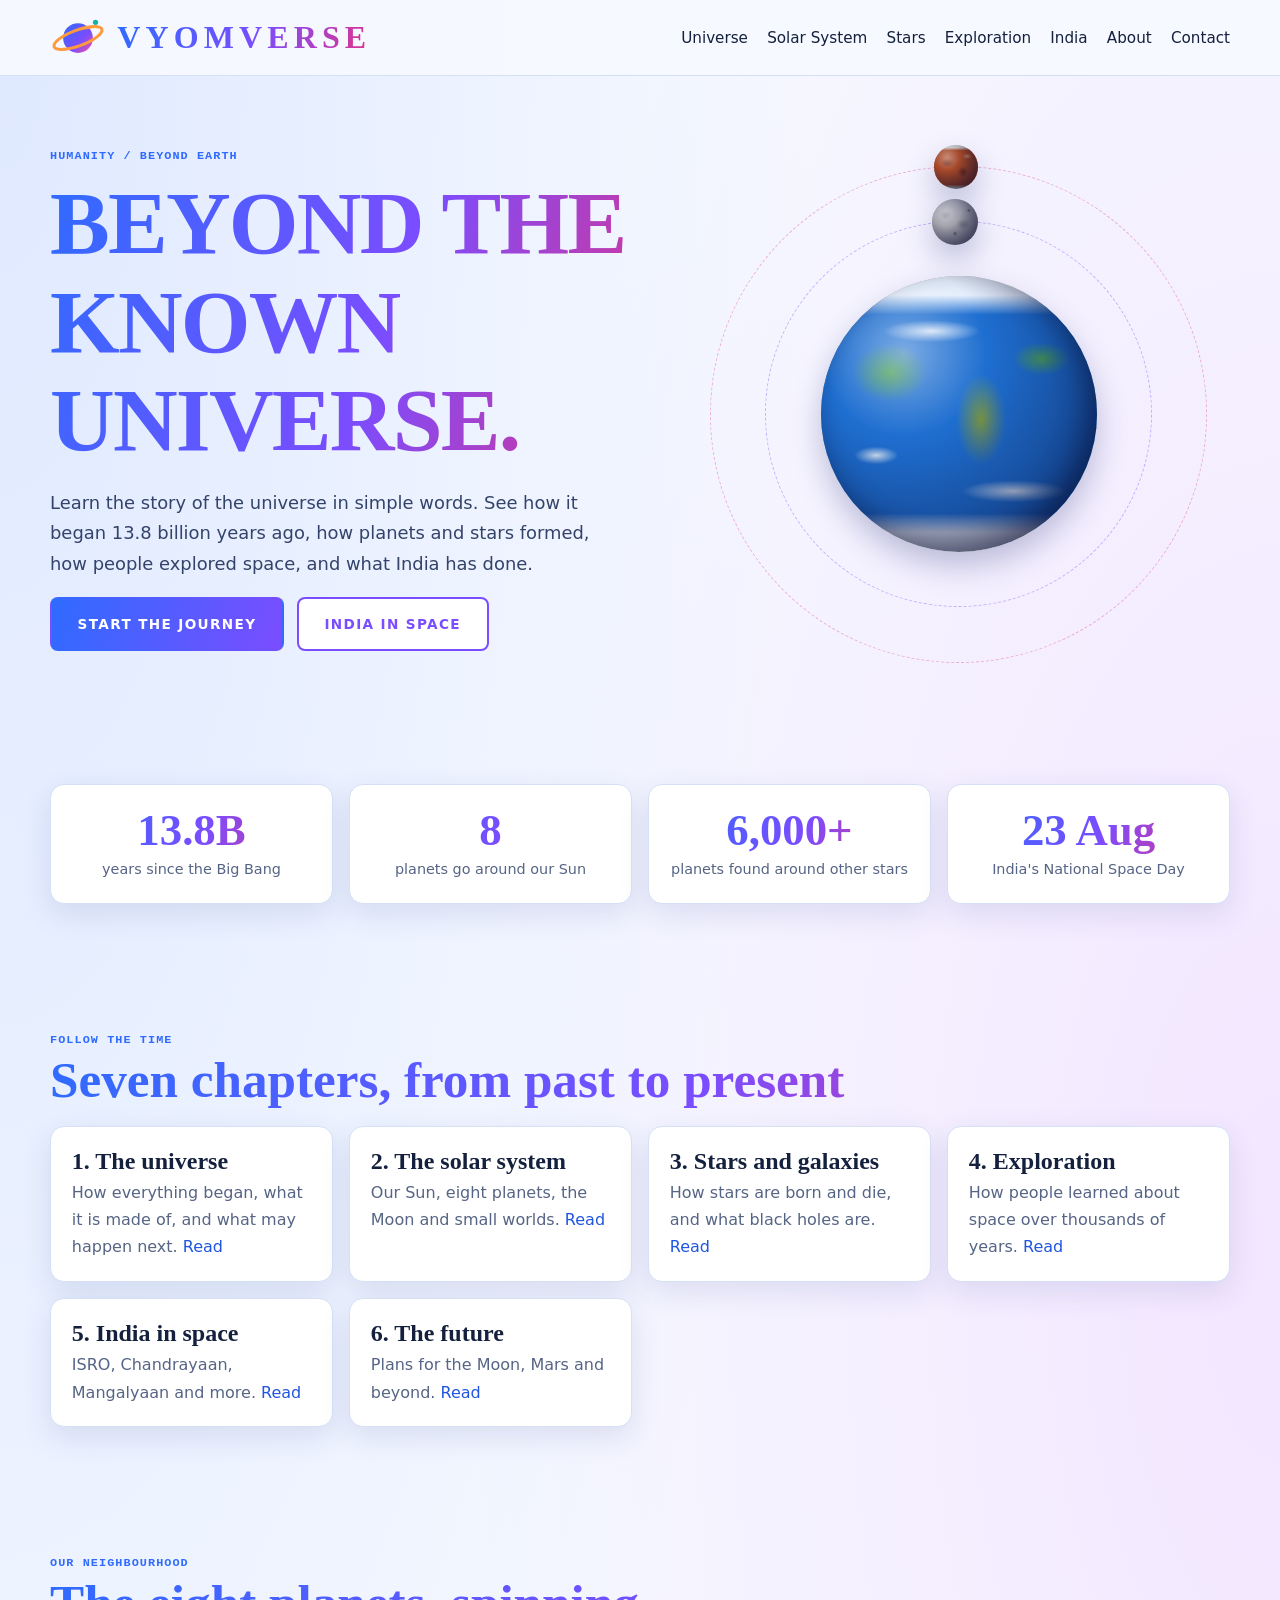
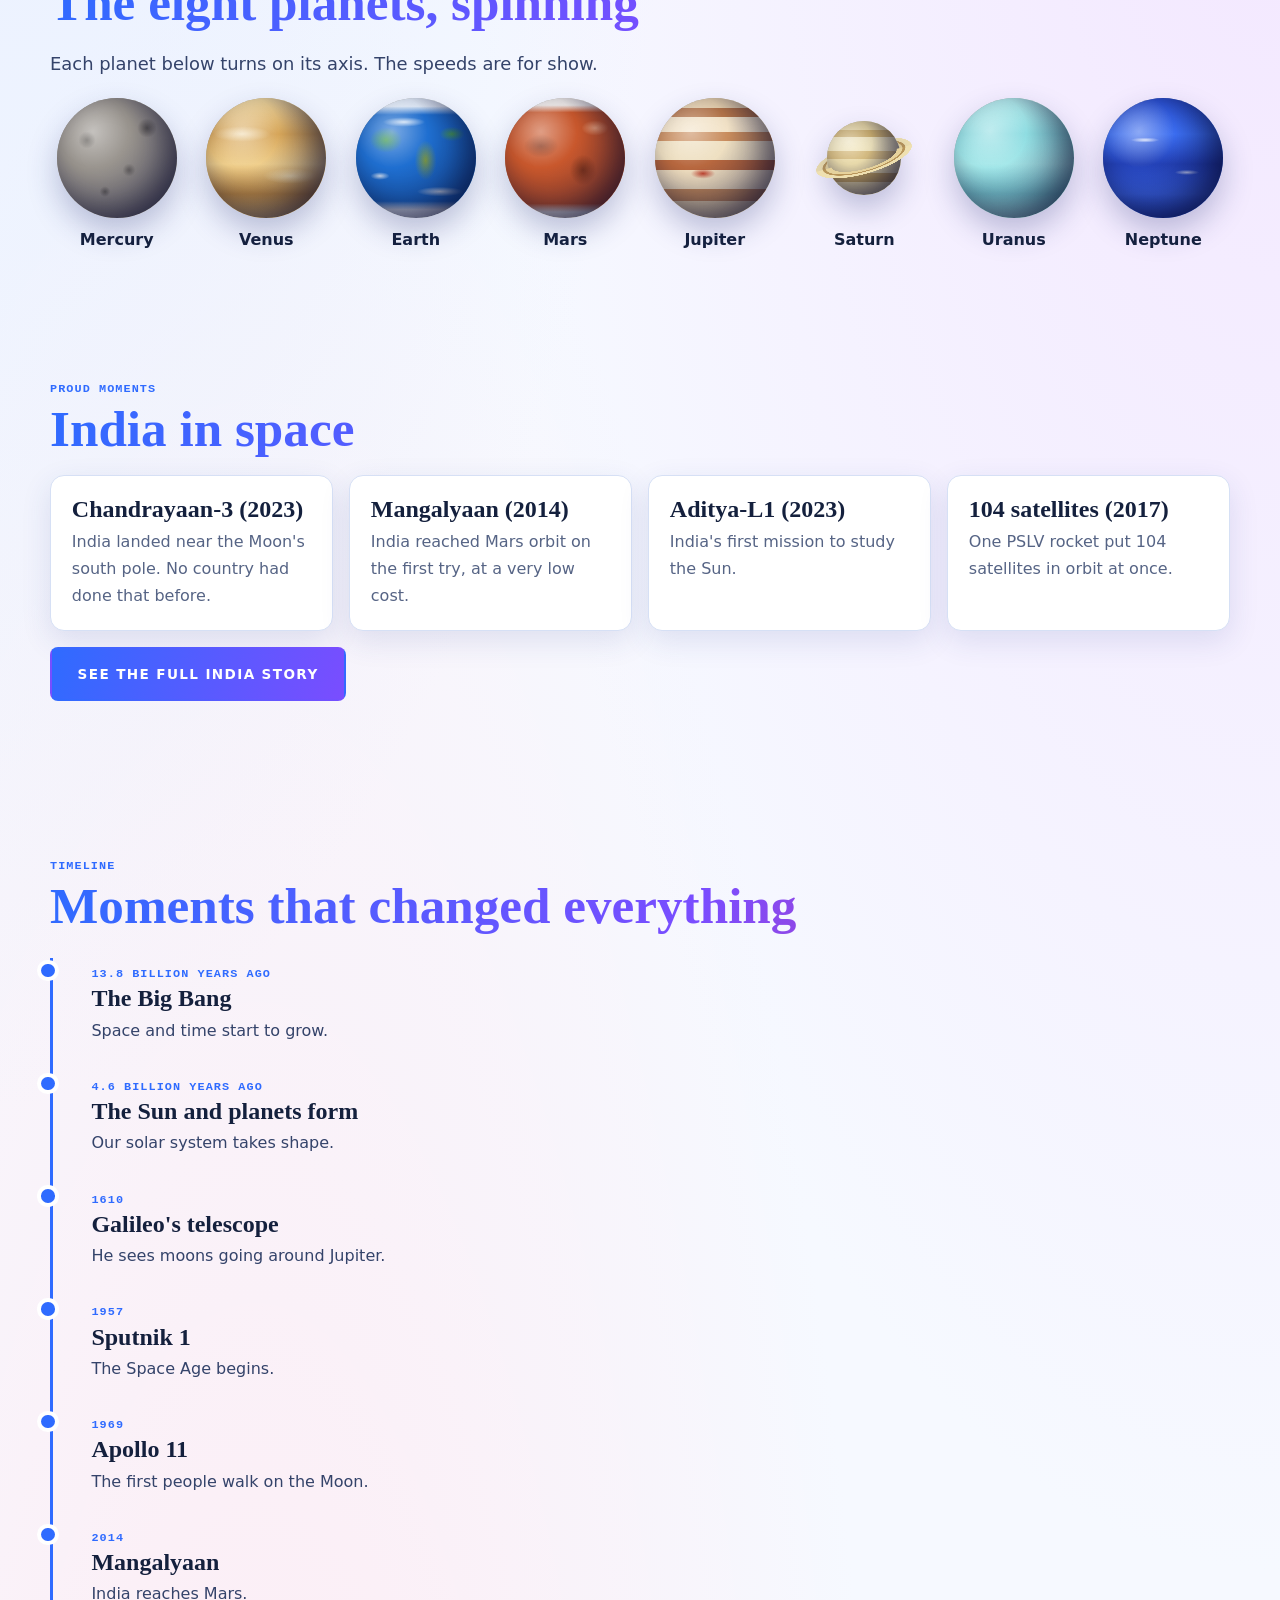
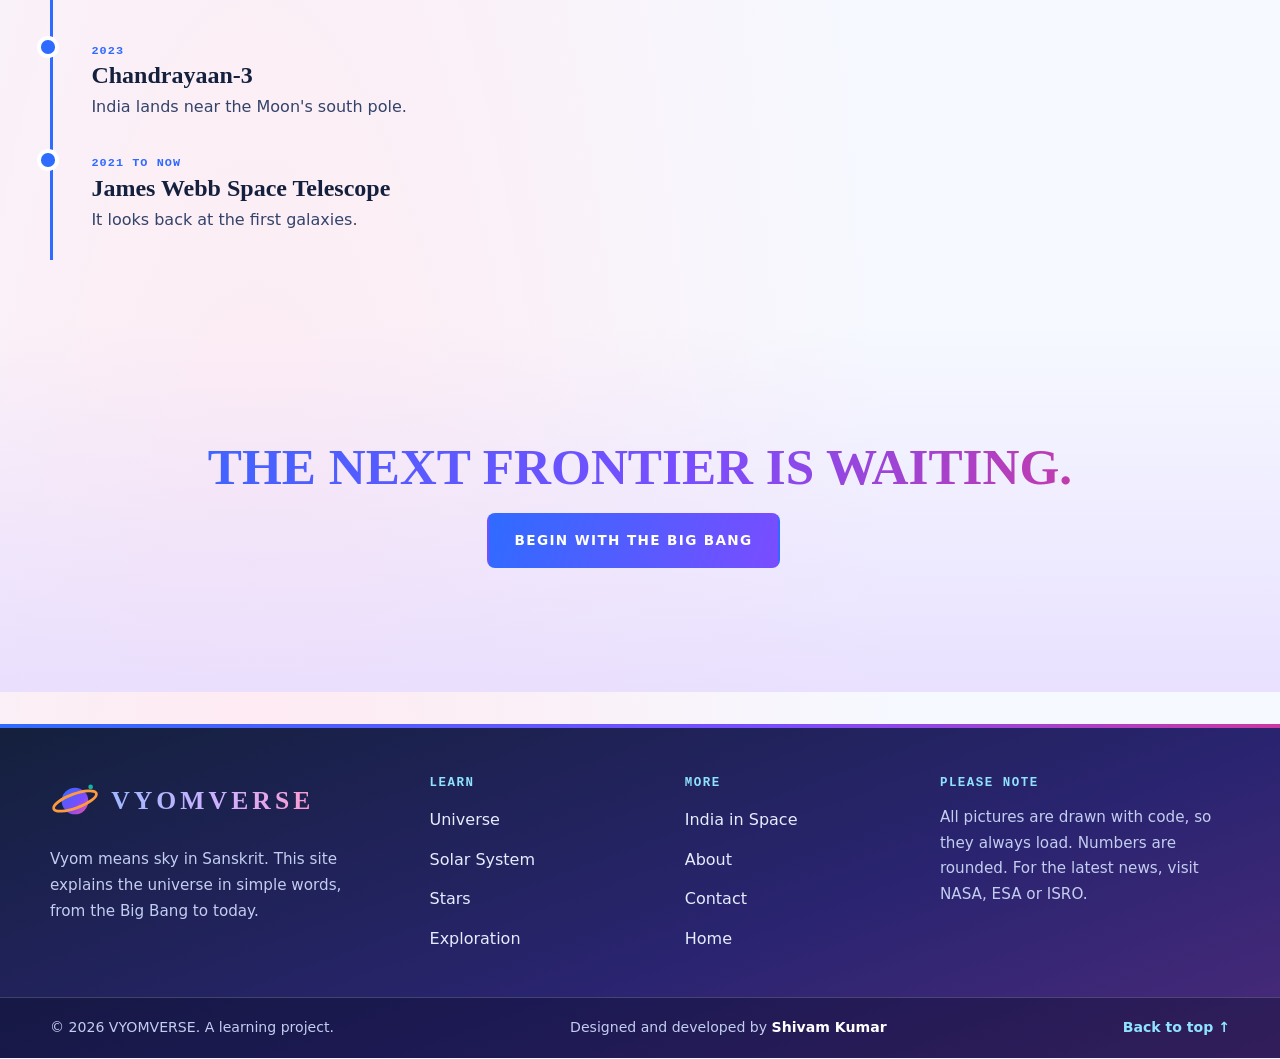
<file: index.html>
<!DOCTYPE html><html lang="en"><head><meta charset="utf-8"><meta name="viewport" content="width=device-width,initial-scale=1"><meta name="theme-color" content="#f6f9ff"><title>From the Big Bang to Today | VYOMVERSE</title><meta name="description" content="VYOMVERSE explains the universe in simple words, from the Big Bang to today, with a full chapter on India in space.">
<link rel="icon" type="image/svg+xml" href="favicon.svg"><link rel="stylesheet" href="style.css"></head><body>
<a class="skip" href="#main">Skip to content</a><header class="site-head"><div class="wrap bar"><a class="brand" href="index.html" aria-label="VYOMVERSE home"><svg viewBox="0 0 64 64" width="56" height="56" aria-hidden="true"><defs><linearGradient id="lg" x1="0" y1="0" x2="1" y2="1"><stop offset="0" stop-color="#2f6bff"/><stop offset=".6" stop-color="#7a4dff"/><stop offset="1" stop-color="#ff4f9a"/></linearGradient></defs><circle cx="32" cy="32" r="17" fill="url(#lg)"/><ellipse cx="32" cy="32" rx="29" ry="9" fill="none" stroke="#ff9a3d" stroke-width="3.5" transform="rotate(-20 32 32)"/><circle cx="52" cy="14" r="3" fill="#0fb5a6"/></svg><span>VYOMVERSE</span></a>
<input type="checkbox" id="menu" class="menu-chk" aria-label="Open menu"><label for="menu" class="menu-btn">Menu</label><ul class="links"><li><a href="universe.html">Universe</a></li><li><a href="solar-system.html">Solar System</a></li><li><a href="stars.html">Stars</a></li><li><a href="exploration.html">Exploration</a></li><li><a href="india.html">India</a></li><li><a href="about.html">About</a></li><li><a href="contact.html">Contact</a></li></ul></div></header><main id="main">
<section class="hero"><div class="wrap two"><div class="hin"><p class="mono">HUMANITY / BEYOND EARTH</p><h1 class="gt">BEYOND THE<br>KNOWN<br>UNIVERSE.</h1><p class="lead">Learn the story of the universe in simple words. See how it began 13.8 billion years ago, how planets and stars formed, how people explored space, and what India has done.</p>
<p class="cta"><a class="btn-p" href="universe.html">START THE JOURNEY</a><a class="btn-s" href="india.html">INDIA IN SPACE</a></p></div>
<div class="scene" role="img" aria-label="Earth spinning, with the Moon going around it"><i class="ringd"></i><div class="orbit o1"><div class="pl moon sm"></div></div><div class="orbit o2"><div class="pl mars sm2"></div></div><div class="center"><div class="pl earth "></div></div></div></div></section>
<section class="wrap sec"><div class="stats"><div class="stat"><b>13.8B</b><span>years since the Big Bang</span></div><div class="stat"><b>8</b><span>planets go around our Sun</span></div><div class="stat"><b>6,000+</b><span>planets found around other stars</span></div><div class="stat"><b>23 Aug</b><span>India's National Space Day</span></div></div></section>
<section class="sec wrap" id="journey"><p class="mono">FOLLOW THE TIME</p><h2 class="big gt">Seven chapters, from past to present</h2><div class="cards"><article class="card"><h3>1. The universe</h3><p class="muted">How everything began, what it is made of, and what may happen next. <a href="universe.html">Read</a></p></article><article class="card"><h3>2. The solar system</h3><p class="muted">Our Sun, eight planets, the Moon and small worlds. <a href="solar-system.html">Read</a></p></article><article class="card"><h3>3. Stars and galaxies</h3><p class="muted">How stars are born and die, and what black holes are. <a href="stars.html">Read</a></p></article><article class="card"><h3>4. Exploration</h3><p class="muted">How people learned about space over thousands of years. <a href="exploration.html">Read</a></p></article><article class="card"><h3>5. India in space</h3><p class="muted">ISRO, Chandrayaan, Mangalyaan and more. <a href="india.html">Read</a></p></article><article class="card"><h3>6. The future</h3><p class="muted">Plans for the Moon, Mars and beyond. <a href="universe.html#future">Read</a></p></article></div></section>
<section class="sec wrap"><p class="mono">OUR NEIGHBOURHOOD</p><h2 class="big gt">The eight planets, spinning</h2><p class="lead">Each planet below turns on its axis. The speeds are for show.</p><div class="strip"><a class="mp" href="solar-system.html#mercury"><div class="fl2"><div class="pl mercury "></div></div><span>Mercury</span></a><a class="mp" href="solar-system.html#venus"><div class="fl2"><div class="pl venus "></div></div><span>Venus</span></a><a class="mp" href="solar-system.html#earth"><div class="fl2"><div class="pl earth "></div></div><span>Earth</span></a><a class="mp" href="solar-system.html#mars"><div class="fl2"><div class="pl mars "></div></div><span>Mars</span></a><a class="mp" href="solar-system.html#jupiter"><div class="fl2"><div class="pl jupiter "></div></div><span>Jupiter</span></a><a class="mp" href="solar-system.html#saturn"><div class="fl2"><div class="sat"><i class="rg b"></i><div class="pl saturn "></div><i class="rg f"></i></div></div><span>Saturn</span></a><a class="mp" href="solar-system.html#uranus"><div class="fl2"><div class="pl uranus "></div></div><span>Uranus</span></a><a class="mp" href="solar-system.html#neptune"><div class="fl2"><div class="pl neptune "></div></div><span>Neptune</span></a></div></section>
<section class="sec wrap" id="india"><p class="mono">PROUD MOMENTS</p><h2 class="big gt">India in space</h2><div class="cards"><article class="card"><h3>Chandrayaan-3 (2023)</h3><p class="muted">India landed near the Moon's south pole. No country had done that before.</p></article><article class="card"><h3>Mangalyaan (2014)</h3><p class="muted">India reached Mars orbit on the first try, at a very low cost.</p></article><article class="card"><h3>Aditya-L1 (2023)</h3><p class="muted">India's first mission to study the Sun.</p></article><article class="card"><h3>104 satellites (2017)</h3><p class="muted">One PSLV rocket put 104 satellites in orbit at once.</p></article></div><p><a class="btn-p" href="india.html">SEE THE FULL INDIA STORY</a></p></section>
<section class="sec wrap" id="moments"><p class="mono">TIMELINE</p><h2 class="big gt">Moments that changed everything</h2><ol class="tl "><li><span class="mono">13.8 billion years ago</span><h3>The Big Bang</h3><p>Space and time start to grow.</p></li><li><span class="mono">4.6 billion years ago</span><h3>The Sun and planets form</h3><p>Our solar system takes shape.</p></li><li><span class="mono">1610</span><h3>Galileo's telescope</h3><p>He sees moons going around Jupiter.</p></li><li><span class="mono">1957</span><h3>Sputnik 1</h3><p>The Space Age begins.</p></li><li><span class="mono">1969</span><h3>Apollo 11</h3><p>The first people walk on the Moon.</p></li><li><span class="mono">2014</span><h3>Mangalyaan</h3><p>India reaches Mars.</p></li><li><span class="mono">2023</span><h3>Chandrayaan-3</h3><p>India lands near the Moon's south pole.</p></li><li><span class="mono">2021 to now</span><h3>James Webb Space Telescope</h3><p>It looks back at the first galaxies.</p></li></ol></section>
<section class="final"><div class="wrap"><h2 class="big gt">THE NEXT FRONTIER IS WAITING.</h2><a class="btn-p" href="universe.html">BEGIN WITH THE BIG BANG</a></div></section></main><footer class="site-foot"><div class="wrap fg"><div class="fbrand"><a class="flogo" href="index.html" aria-label="VYOMVERSE home"><svg viewBox="0 0 64 64" width="56" height="56" aria-hidden="true"><defs><linearGradient id="lg2" x1="0" y1="0" x2="1" y2="1"><stop offset="0" stop-color="#2f6bff"/><stop offset=".6" stop-color="#7a4dff"/><stop offset="1" stop-color="#ff4f9a"/></linearGradient></defs><circle cx="32" cy="32" r="17" fill="url(#lg2)"/><ellipse cx="32" cy="32" rx="29" ry="9" fill="none" stroke="#ff9a3d" stroke-width="3.5" transform="rotate(-20 32 32)"/><circle cx="52" cy="14" r="3" fill="#0fb5a6"/></svg><span>VYOMVERSE</span></a><p>Vyom means sky in Sanskrit. This site explains the universe in simple words, from the Big Bang to today.</p></div>
<nav aria-label="Footer: learn"><h2>Learn</h2><ul><li><a href="universe.html">Universe</a></li><li><a href="solar-system.html">Solar System</a></li><li><a href="stars.html">Stars</a></li><li><a href="exploration.html">Exploration</a></li></ul></nav>
<nav aria-label="Footer: more"><h2>More</h2><ul><li><a href="india.html">India in Space</a></li><li><a href="about.html">About</a></li><li><a href="contact.html">Contact</a></li><li><a href="index.html">Home</a></li></ul></nav>
<div><h2>Please note</h2><p>All pictures are drawn with code, so they always load. Numbers are rounded. For the latest news, visit NASA, ESA or ISRO.</p></div></div>
<div class="fbar"><div class="wrap fbar-in"><p>&copy; 2026 VYOMVERSE. A learning project.</p><p class="by">Designed and developed by <strong>Shivam Kumar</strong></p><a class="totop" href="#main">Back to top &uarr;</a></div></div></footer></body></html>
</file>
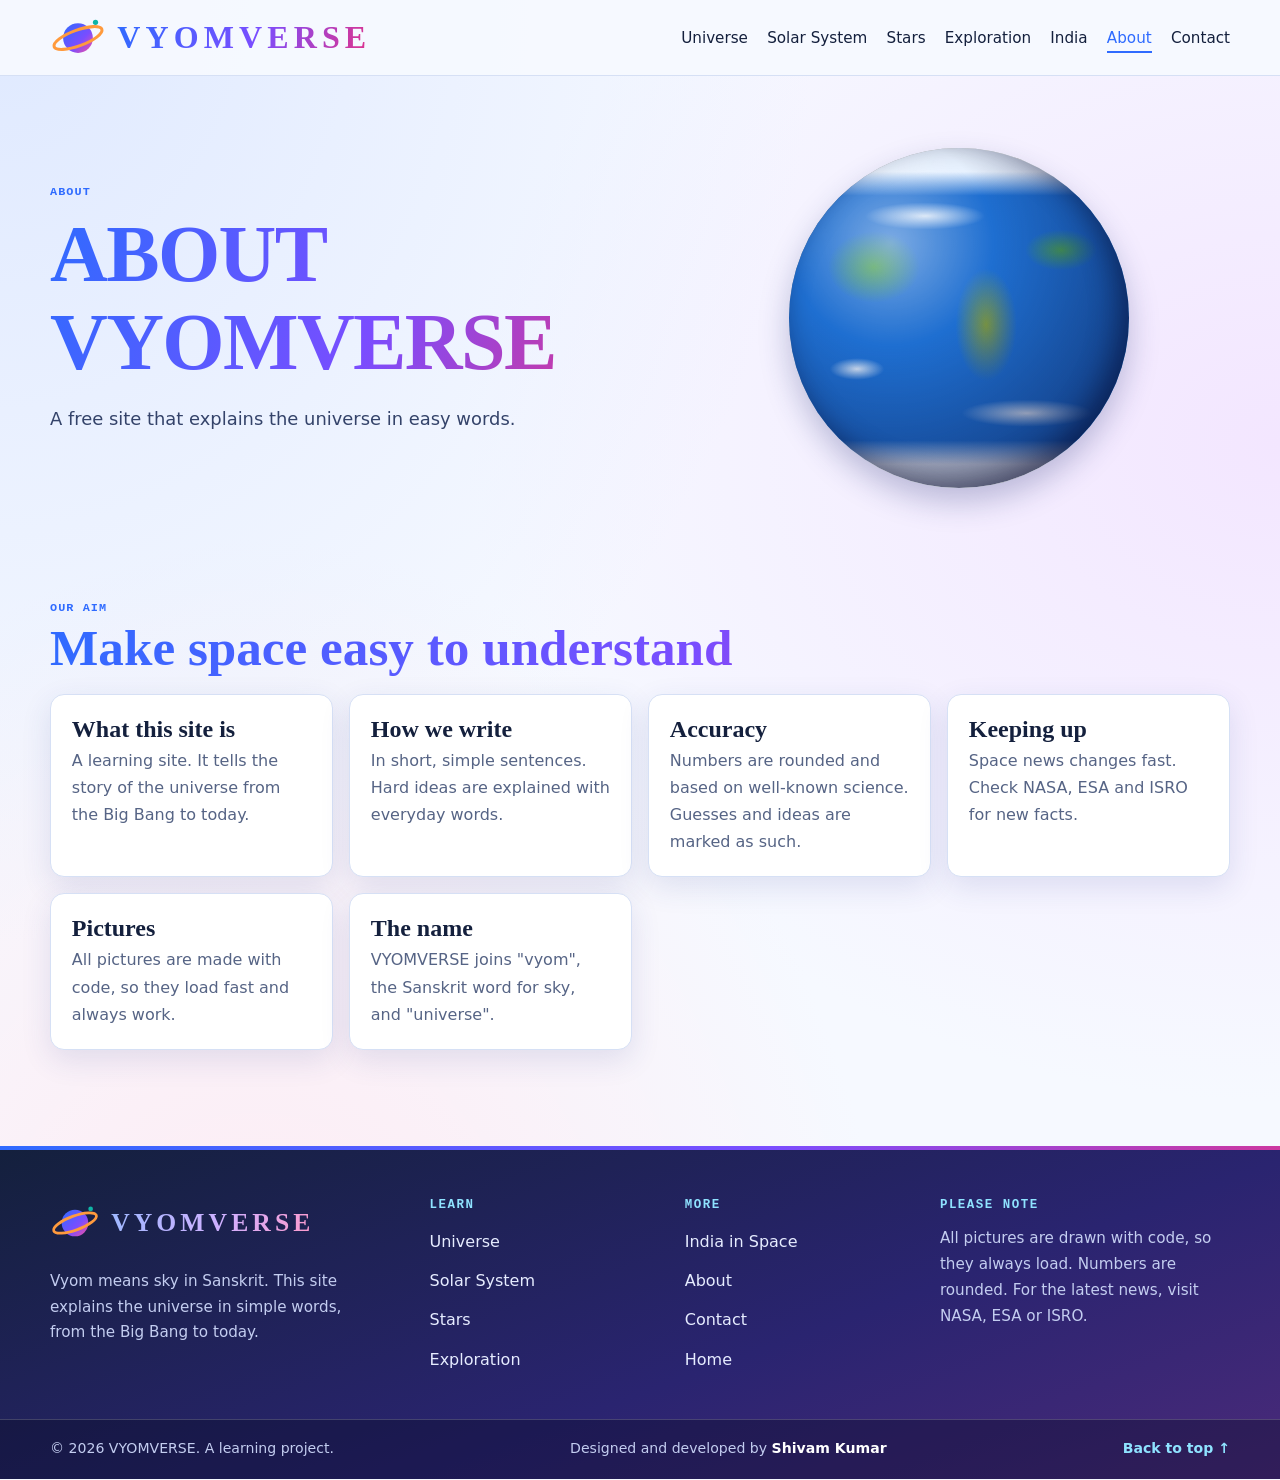
<file: about.html>
<!DOCTYPE html><html lang="en"><head><meta charset="utf-8"><meta name="viewport" content="width=device-width,initial-scale=1"><meta name="theme-color" content="#f6f9ff"><title>About | VYOMVERSE</title><meta name="description" content="VYOMVERSE explains the universe in simple words, from the Big Bang to today, with a full chapter on India in space.">
<link rel="icon" type="image/svg+xml" href="favicon.svg"><link rel="stylesheet" href="style.css"></head><body>
<a class="skip" href="#main">Skip to content</a><header class="site-head"><div class="wrap bar"><a class="brand" href="index.html" aria-label="VYOMVERSE home"><svg viewBox="0 0 64 64" width="56" height="56" aria-hidden="true"><defs><linearGradient id="lg" x1="0" y1="0" x2="1" y2="1"><stop offset="0" stop-color="#2f6bff"/><stop offset=".6" stop-color="#7a4dff"/><stop offset="1" stop-color="#ff4f9a"/></linearGradient></defs><circle cx="32" cy="32" r="17" fill="url(#lg)"/><ellipse cx="32" cy="32" rx="29" ry="9" fill="none" stroke="#ff9a3d" stroke-width="3.5" transform="rotate(-20 32 32)"/><circle cx="52" cy="14" r="3" fill="#0fb5a6"/></svg><span>VYOMVERSE</span></a>
<input type="checkbox" id="menu" class="menu-chk" aria-label="Open menu"><label for="menu" class="menu-btn">Menu</label><ul class="links"><li><a href="universe.html">Universe</a></li><li><a href="solar-system.html">Solar System</a></li><li><a href="stars.html">Stars</a></li><li><a href="exploration.html">Exploration</a></li><li><a href="india.html">India</a></li><li><a href="about.html" aria-current=page>About</a></li><li><a href="contact.html">Contact</a></li></ul></div></header><main id="main"><section class="phero"><div class="wrap two"><div><p class="mono">ABOUT</p><h1 class="gt">ABOUT VYOMVERSE</h1><p class="lead">A free site that explains the universe in easy words.</p></div><div class="fl" role="img" aria-label="A spinning Earth"><div class="pl earth "></div></div></div></section><section class="sec wrap" id="mission"><p class="mono">OUR AIM</p><h2 class="big gt">Make space easy to understand</h2><div class="cards"><article class="card"><h3>What this site is</h3><p class="muted">A learning site. It tells the story of the universe from the Big Bang to today.</p></article><article class="card"><h3>How we write</h3><p class="muted">In short, simple sentences. Hard ideas are explained with everyday words.</p></article><article class="card"><h3>Accuracy</h3><p class="muted">Numbers are rounded and based on well-known science. Guesses and ideas are marked as such.</p></article><article class="card"><h3>Keeping up</h3><p class="muted">Space news changes fast. Check NASA, ESA and ISRO for new facts.</p></article><article class="card"><h3>Pictures</h3><p class="muted">All pictures are made with code, so they load fast and always work.</p></article><article class="card"><h3>The name</h3><p class="muted">VYOMVERSE joins "vyom", the Sanskrit word for sky, and "universe".</p></article></div></section></main><footer class="site-foot"><div class="wrap fg"><div class="fbrand"><a class="flogo" href="index.html" aria-label="VYOMVERSE home"><svg viewBox="0 0 64 64" width="56" height="56" aria-hidden="true"><defs><linearGradient id="lg2" x1="0" y1="0" x2="1" y2="1"><stop offset="0" stop-color="#2f6bff"/><stop offset=".6" stop-color="#7a4dff"/><stop offset="1" stop-color="#ff4f9a"/></linearGradient></defs><circle cx="32" cy="32" r="17" fill="url(#lg2)"/><ellipse cx="32" cy="32" rx="29" ry="9" fill="none" stroke="#ff9a3d" stroke-width="3.5" transform="rotate(-20 32 32)"/><circle cx="52" cy="14" r="3" fill="#0fb5a6"/></svg><span>VYOMVERSE</span></a><p>Vyom means sky in Sanskrit. This site explains the universe in simple words, from the Big Bang to today.</p></div>
<nav aria-label="Footer: learn"><h2>Learn</h2><ul><li><a href="universe.html">Universe</a></li><li><a href="solar-system.html">Solar System</a></li><li><a href="stars.html">Stars</a></li><li><a href="exploration.html">Exploration</a></li></ul></nav>
<nav aria-label="Footer: more"><h2>More</h2><ul><li><a href="india.html">India in Space</a></li><li><a href="about.html">About</a></li><li><a href="contact.html">Contact</a></li><li><a href="index.html">Home</a></li></ul></nav>
<div><h2>Please note</h2><p>All pictures are drawn with code, so they always load. Numbers are rounded. For the latest news, visit NASA, ESA or ISRO.</p></div></div>
<div class="fbar"><div class="wrap fbar-in"><p>&copy; 2026 VYOMVERSE. A learning project.</p><p class="by">Designed and developed by <strong>Shivam Kumar</strong></p><a class="totop" href="#main">Back to top &uarr;</a></div></div></footer></body></html>
</file>
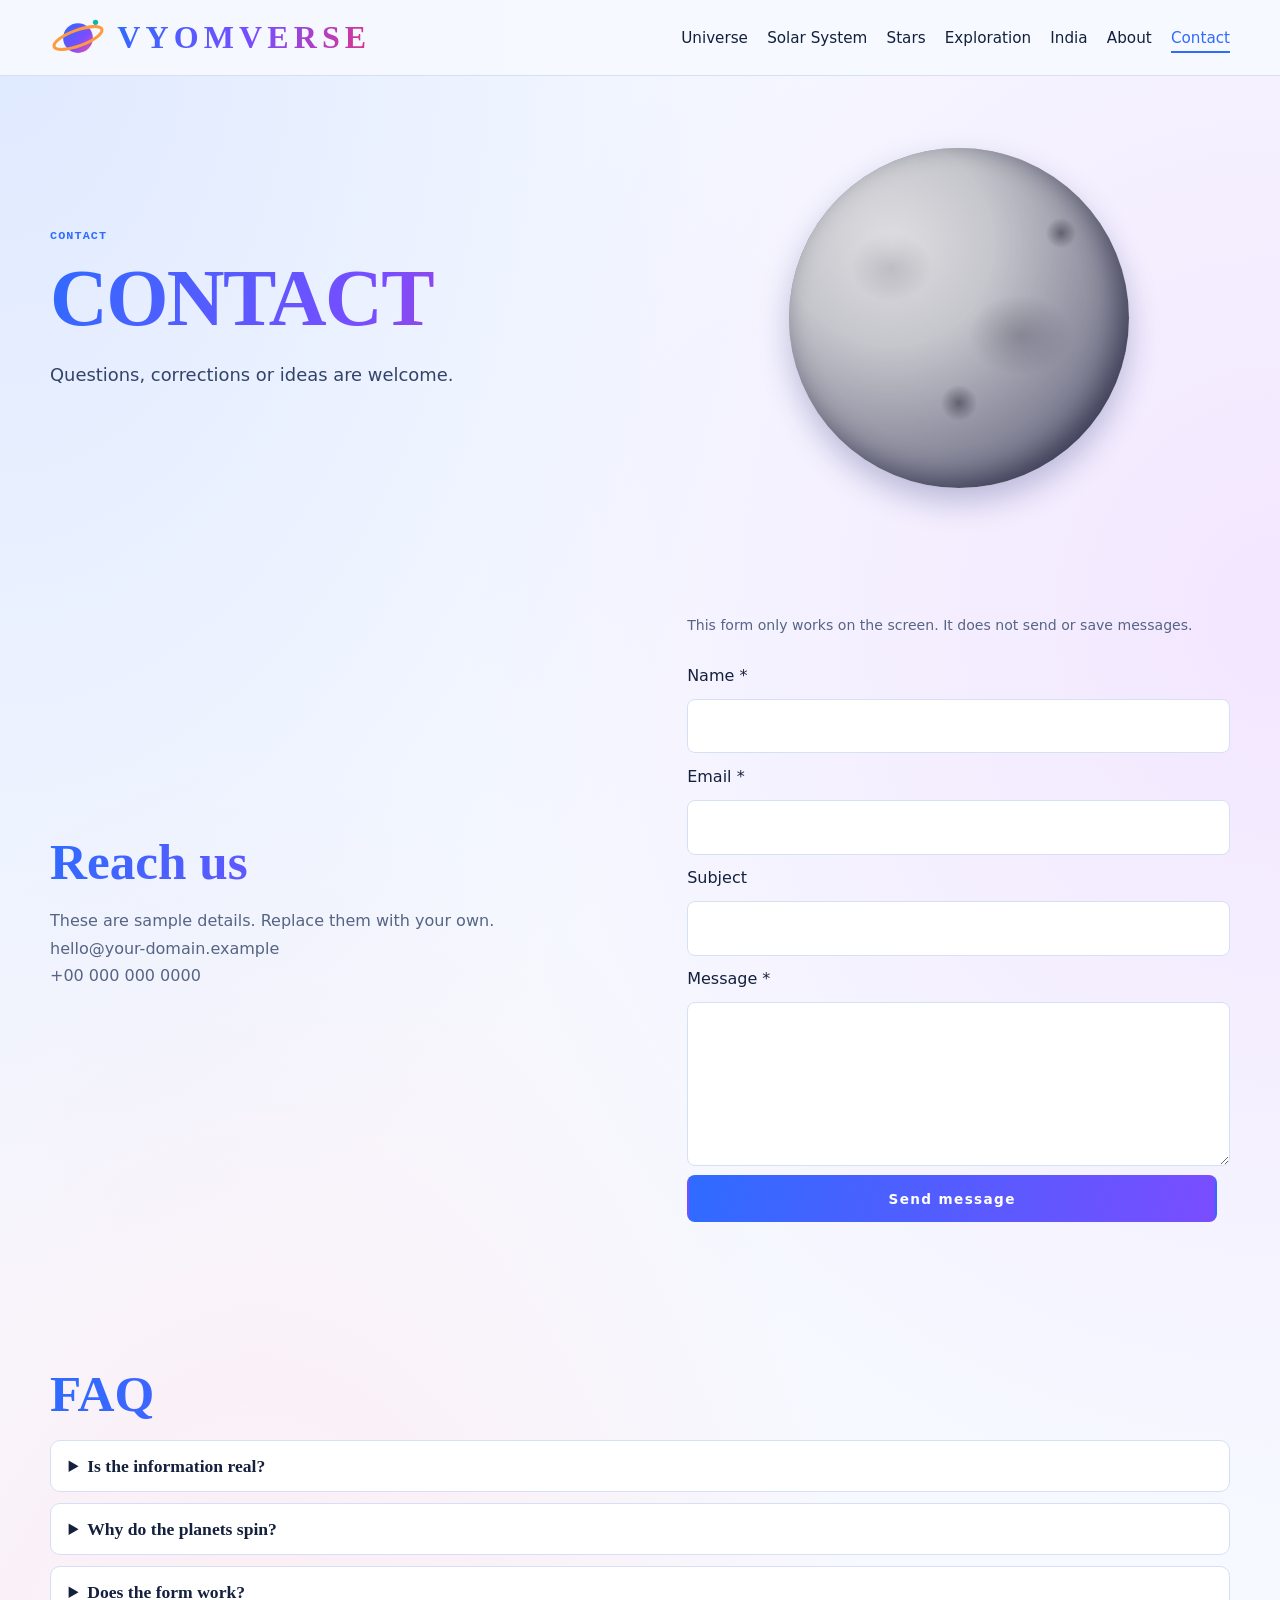
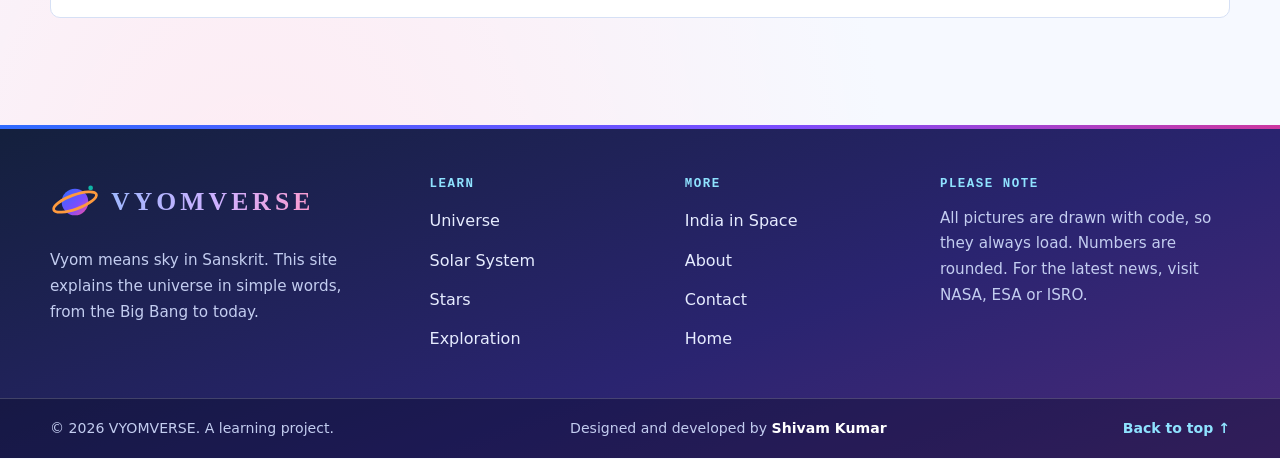
<file: contact.html>
<!DOCTYPE html><html lang="en"><head><meta charset="utf-8"><meta name="viewport" content="width=device-width,initial-scale=1"><meta name="theme-color" content="#f6f9ff"><title>Contact | VYOMVERSE</title><meta name="description" content="VYOMVERSE explains the universe in simple words, from the Big Bang to today, with a full chapter on India in space.">
<link rel="icon" type="image/svg+xml" href="favicon.svg"><link rel="stylesheet" href="style.css"></head><body>
<a class="skip" href="#main">Skip to content</a><header class="site-head"><div class="wrap bar"><a class="brand" href="index.html" aria-label="VYOMVERSE home"><svg viewBox="0 0 64 64" width="56" height="56" aria-hidden="true"><defs><linearGradient id="lg" x1="0" y1="0" x2="1" y2="1"><stop offset="0" stop-color="#2f6bff"/><stop offset=".6" stop-color="#7a4dff"/><stop offset="1" stop-color="#ff4f9a"/></linearGradient></defs><circle cx="32" cy="32" r="17" fill="url(#lg)"/><ellipse cx="32" cy="32" rx="29" ry="9" fill="none" stroke="#ff9a3d" stroke-width="3.5" transform="rotate(-20 32 32)"/><circle cx="52" cy="14" r="3" fill="#0fb5a6"/></svg><span>VYOMVERSE</span></a>
<input type="checkbox" id="menu" class="menu-chk" aria-label="Open menu"><label for="menu" class="menu-btn">Menu</label><ul class="links"><li><a href="universe.html">Universe</a></li><li><a href="solar-system.html">Solar System</a></li><li><a href="stars.html">Stars</a></li><li><a href="exploration.html">Exploration</a></li><li><a href="india.html">India</a></li><li><a href="about.html">About</a></li><li><a href="contact.html" aria-current=page>Contact</a></li></ul></div></header><main id="main"><section class="phero"><div class="wrap two"><div><p class="mono">CONTACT</p><h1 class="gt">CONTACT</h1><p class="lead">Questions, corrections or ideas are welcome.</p></div><div class="fl" role="img" aria-label="A spinning Moon"><div class="pl moon "></div></div></div></section>
<section class="sec wrap two"><div><h2 class="big gt">Reach us</h2><p class="muted">These are sample details. Replace them with your own.<br>hello@your-domain.example<br>+00 000 000 0000</p></div>
<form action="contact.html" class="form"><p class="muted small">This form only works on the screen. It does not send or save messages.</p><label for="n">Name <span aria-hidden="true">*</span></label><input id="n" required autocomplete="name"><label for="e">Email <span aria-hidden="true">*</span></label><input id="e" type="email" required autocomplete="email"><label for="s">Subject</label><input id="s"><label for="m">Message <span aria-hidden="true">*</span></label><textarea id="m" rows="5" required></textarea><button class="btn-p" type="submit">Send message</button></form></section>
<section class="sec wrap"><h2 class="big gt">FAQ</h2><details><summary>Is the information real?</summary><p>Yes. It is based on well-known science. Ideas that are not proven are marked.</p></details><details><summary>Why do the planets spin?</summary><p>Real planets spin on their axis. The pictures spin to show this. The speeds are only for show.</p></details><details><summary>Does the form work?</summary><p>Not yet. A real form needs a backend or a form service.</p></details></section></main><footer class="site-foot"><div class="wrap fg"><div class="fbrand"><a class="flogo" href="index.html" aria-label="VYOMVERSE home"><svg viewBox="0 0 64 64" width="56" height="56" aria-hidden="true"><defs><linearGradient id="lg2" x1="0" y1="0" x2="1" y2="1"><stop offset="0" stop-color="#2f6bff"/><stop offset=".6" stop-color="#7a4dff"/><stop offset="1" stop-color="#ff4f9a"/></linearGradient></defs><circle cx="32" cy="32" r="17" fill="url(#lg2)"/><ellipse cx="32" cy="32" rx="29" ry="9" fill="none" stroke="#ff9a3d" stroke-width="3.5" transform="rotate(-20 32 32)"/><circle cx="52" cy="14" r="3" fill="#0fb5a6"/></svg><span>VYOMVERSE</span></a><p>Vyom means sky in Sanskrit. This site explains the universe in simple words, from the Big Bang to today.</p></div>
<nav aria-label="Footer: learn"><h2>Learn</h2><ul><li><a href="universe.html">Universe</a></li><li><a href="solar-system.html">Solar System</a></li><li><a href="stars.html">Stars</a></li><li><a href="exploration.html">Exploration</a></li></ul></nav>
<nav aria-label="Footer: more"><h2>More</h2><ul><li><a href="india.html">India in Space</a></li><li><a href="about.html">About</a></li><li><a href="contact.html">Contact</a></li><li><a href="index.html">Home</a></li></ul></nav>
<div><h2>Please note</h2><p>All pictures are drawn with code, so they always load. Numbers are rounded. For the latest news, visit NASA, ESA or ISRO.</p></div></div>
<div class="fbar"><div class="wrap fbar-in"><p>&copy; 2026 VYOMVERSE. A learning project.</p><p class="by">Designed and developed by <strong>Shivam Kumar</strong></p><a class="totop" href="#main">Back to top &uarr;</a></div></div></footer></body></html>
</file>
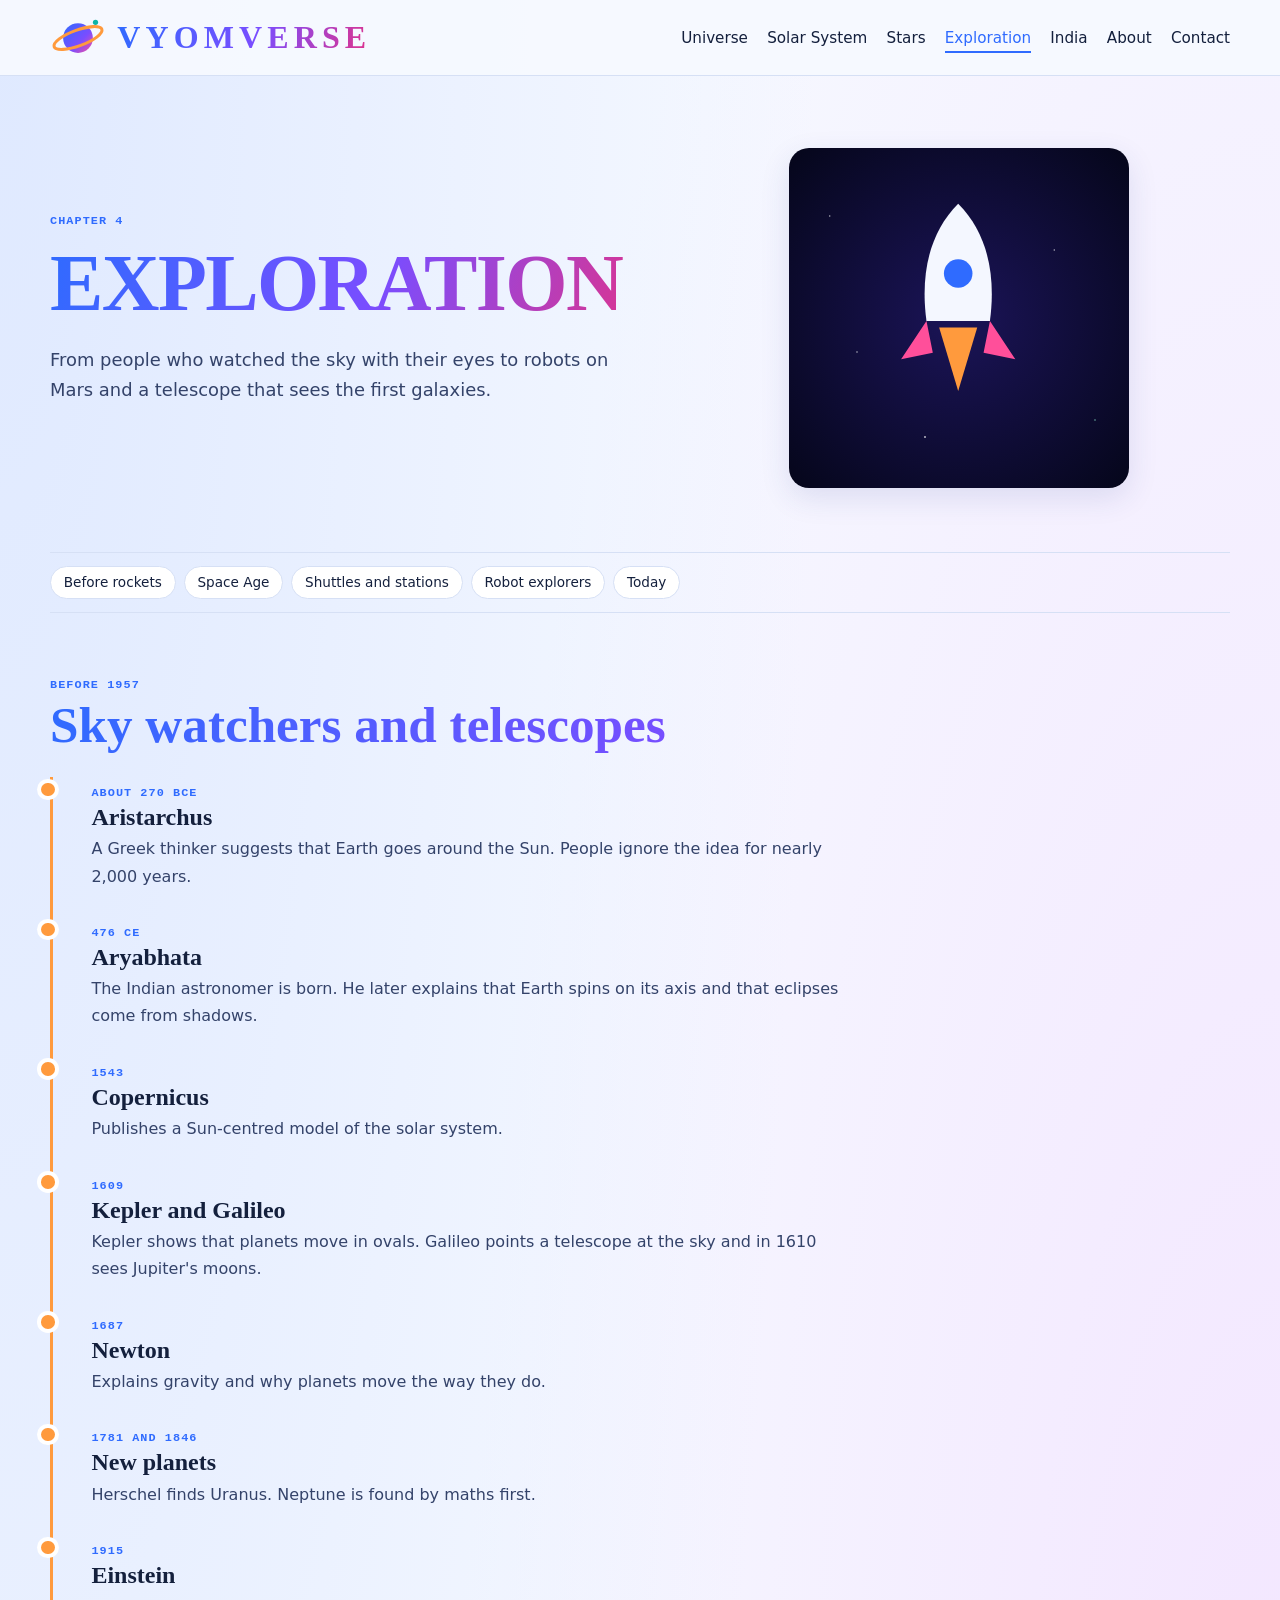
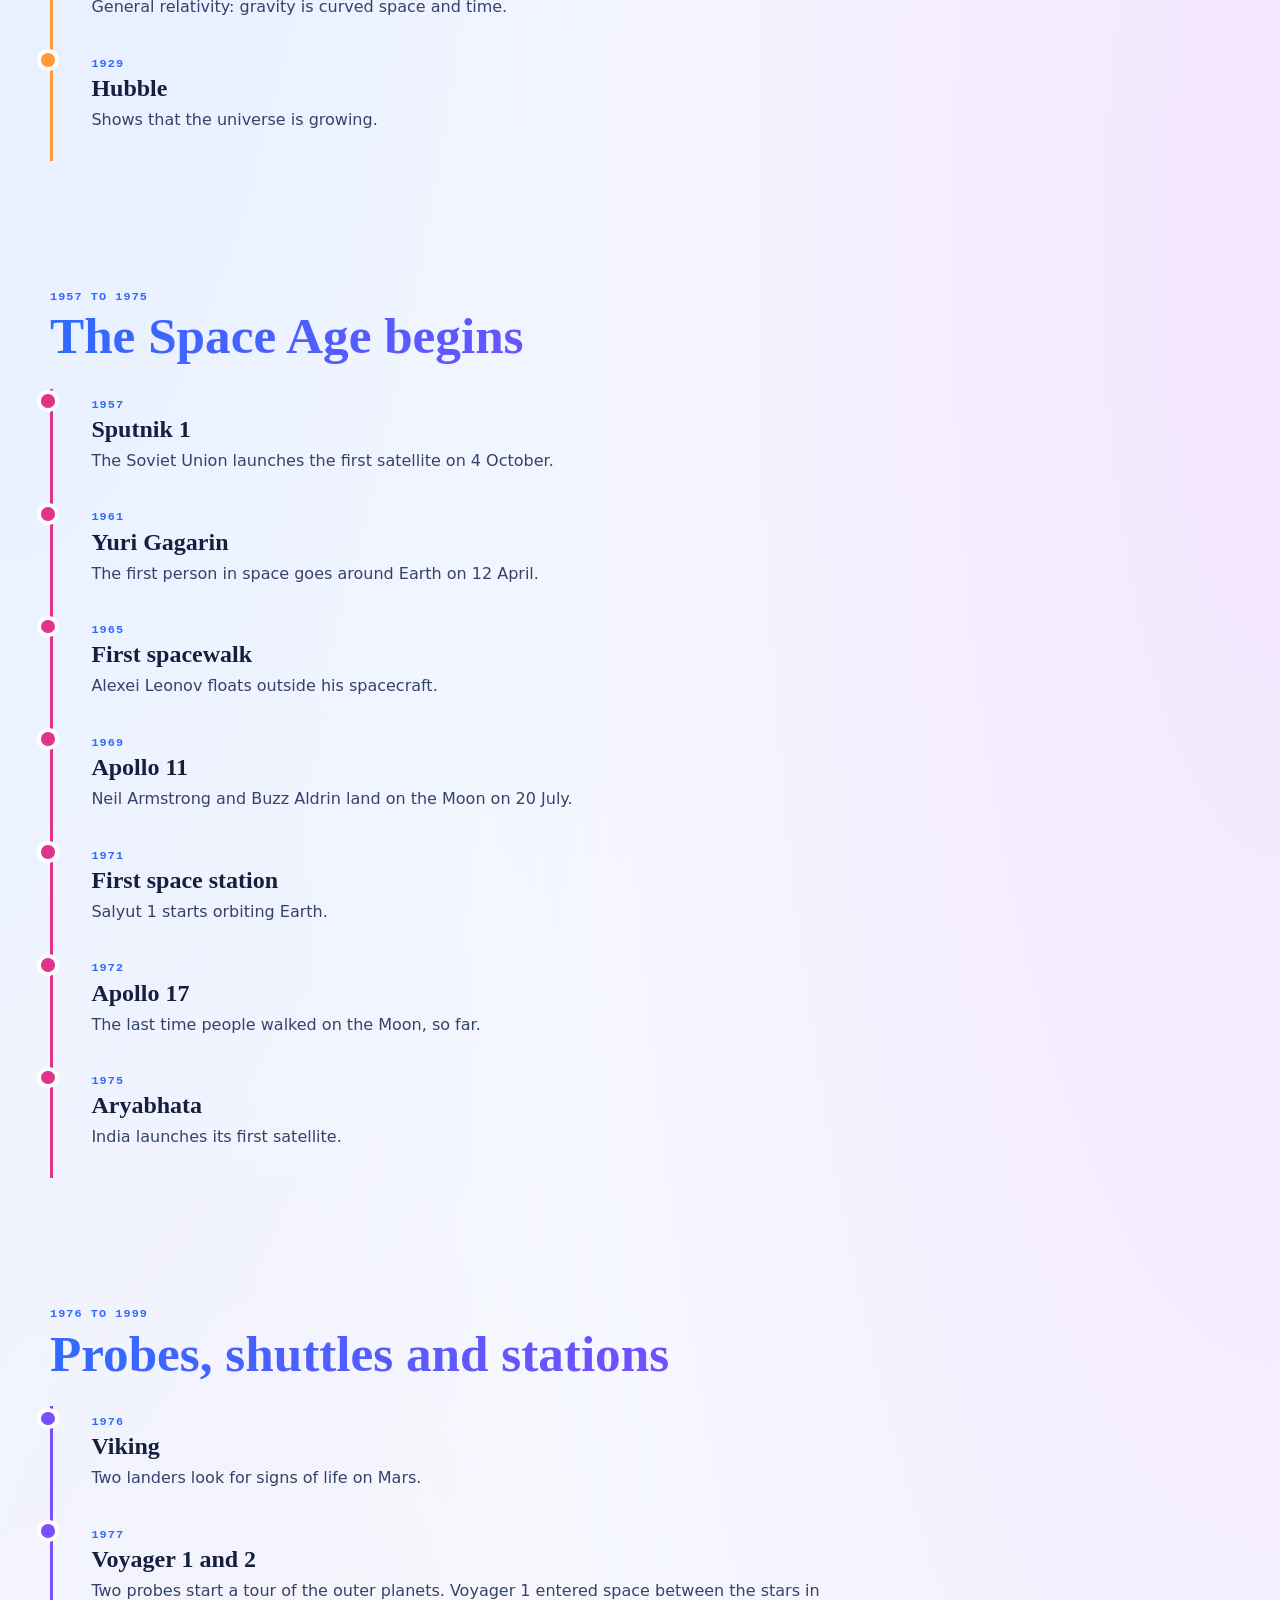
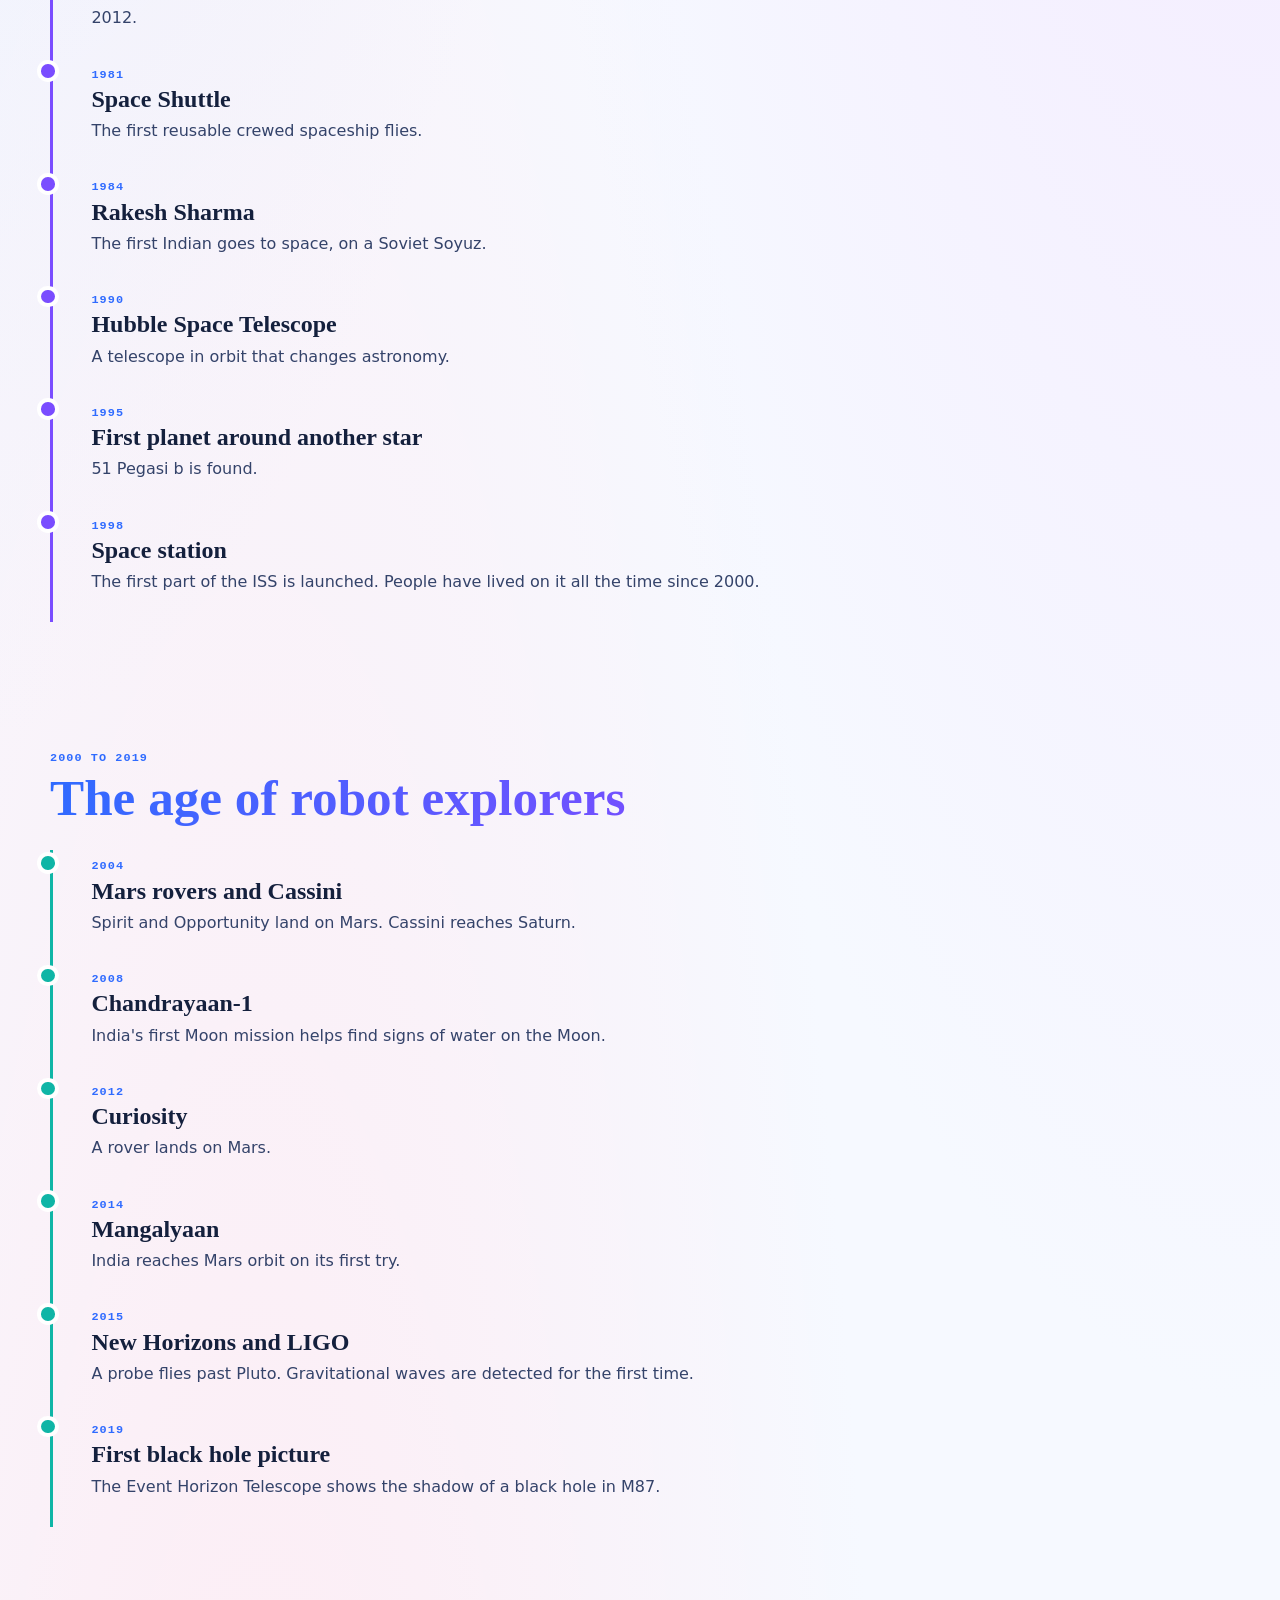
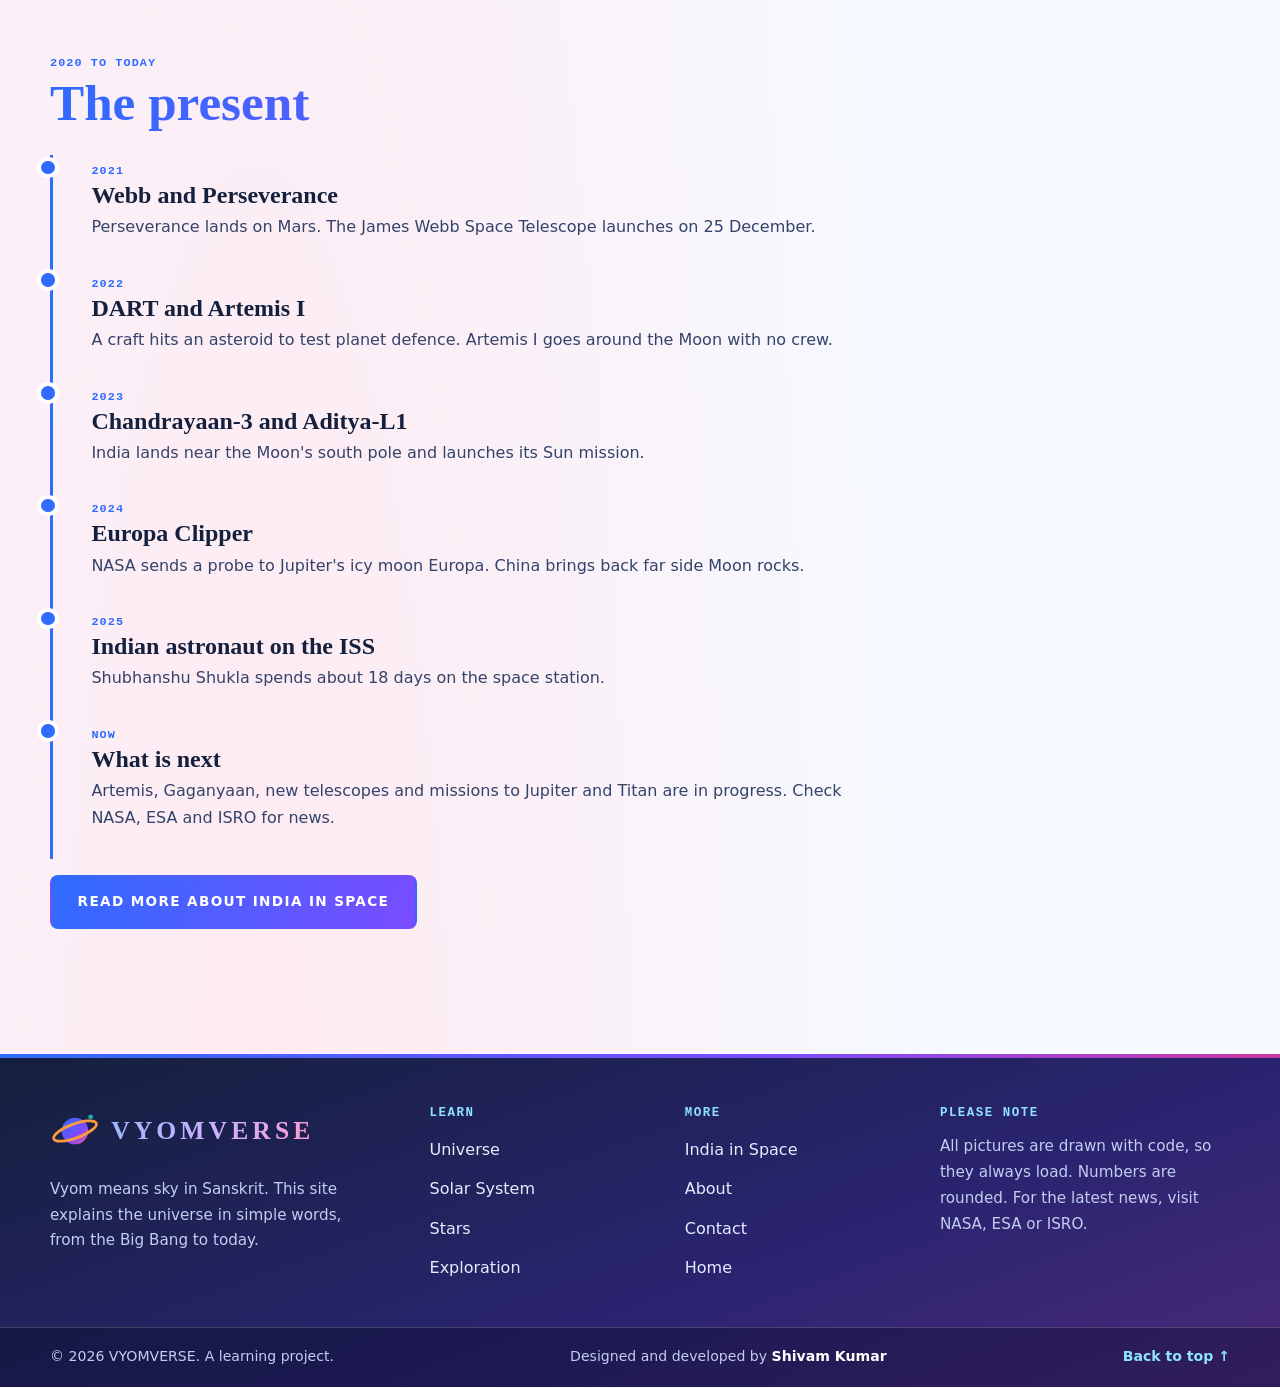
<file: exploration.html>
<!DOCTYPE html><html lang="en"><head><meta charset="utf-8"><meta name="viewport" content="width=device-width,initial-scale=1"><meta name="theme-color" content="#f6f9ff"><title>History of Space Exploration | VYOMVERSE</title><meta name="description" content="VYOMVERSE explains the universe in simple words, from the Big Bang to today, with a full chapter on India in space.">
<link rel="icon" type="image/svg+xml" href="favicon.svg"><link rel="stylesheet" href="style.css"></head><body>
<a class="skip" href="#main">Skip to content</a><header class="site-head"><div class="wrap bar"><a class="brand" href="index.html" aria-label="VYOMVERSE home"><svg viewBox="0 0 64 64" width="56" height="56" aria-hidden="true"><defs><linearGradient id="lg" x1="0" y1="0" x2="1" y2="1"><stop offset="0" stop-color="#2f6bff"/><stop offset=".6" stop-color="#7a4dff"/><stop offset="1" stop-color="#ff4f9a"/></linearGradient></defs><circle cx="32" cy="32" r="17" fill="url(#lg)"/><ellipse cx="32" cy="32" rx="29" ry="9" fill="none" stroke="#ff9a3d" stroke-width="3.5" transform="rotate(-20 32 32)"/><circle cx="52" cy="14" r="3" fill="#0fb5a6"/></svg><span>VYOMVERSE</span></a>
<input type="checkbox" id="menu" class="menu-chk" aria-label="Open menu"><label for="menu" class="menu-btn">Menu</label><ul class="links"><li><a href="universe.html">Universe</a></li><li><a href="solar-system.html">Solar System</a></li><li><a href="stars.html">Stars</a></li><li><a href="exploration.html" aria-current=page>Exploration</a></li><li><a href="india.html">India</a></li><li><a href="about.html">About</a></li><li><a href="contact.html">Contact</a></li></ul></div></header><main id="main"><section class="phero"><div class="wrap two"><div><p class="mono">CHAPTER 4</p><h1 class="gt">EXPLORATION</h1><p class="lead">From people who watched the sky with their eyes to robots on Mars and a telescope that sees the first galaxies.</p></div><div class="fl" role="img" aria-label="A rocket flying up"><div class="space"><svg class="rk" viewBox="0 0 120 160" aria-hidden="true"><g><path d="M60 8c18 18 24 44 20 74H40C36 52 42 26 60 8z" fill="#f4f7ff"/><circle cx="60" cy="52" r="9" fill="#2f6bff"/><path d="M40 82l-16 24 20-4zM80 82l16 24-20-4z" fill="#ff4f9a"/><path class="fire" d="M48 86h24l-12 40z" fill="#ff9a3d"/></g></svg></div></div></div></section><nav class="toc wrap" aria-label="On this page"><a href="#before">Before rockets</a><a href="#race">Space Age</a><a href="#stations">Shuttles and stations</a><a href="#robots">Robot explorers</a><a href="#now">Today</a></nav><section class="sec wrap" id="before"><p class="mono">BEFORE 1957</p><h2 class="big gt">Sky watchers and telescopes</h2><ol class="tl t1"><li><span class="mono">About 270 BCE</span><h3>Aristarchus</h3><p>A Greek thinker suggests that Earth goes around the Sun. People ignore the idea for nearly 2,000 years.</p></li><li><span class="mono">476 CE</span><h3>Aryabhata</h3><p>The Indian astronomer is born. He later explains that Earth spins on its axis and that eclipses come from shadows.</p></li><li><span class="mono">1543</span><h3>Copernicus</h3><p>Publishes a Sun-centred model of the solar system.</p></li><li><span class="mono">1609</span><h3>Kepler and Galileo</h3><p>Kepler shows that planets move in ovals. Galileo points a telescope at the sky and in 1610 sees Jupiter's moons.</p></li><li><span class="mono">1687</span><h3>Newton</h3><p>Explains gravity and why planets move the way they do.</p></li><li><span class="mono">1781 and 1846</span><h3>New planets</h3><p>Herschel finds Uranus. Neptune is found by maths first.</p></li><li><span class="mono">1915</span><h3>Einstein</h3><p>General relativity: gravity is curved space and time.</p></li><li><span class="mono">1929</span><h3>Hubble</h3><p>Shows that the universe is growing.</p></li></ol></section><section class="sec wrap" id="race"><p class="mono">1957 TO 1975</p><h2 class="big gt">The Space Age begins</h2><ol class="tl t2"><li><span class="mono">1957</span><h3>Sputnik 1</h3><p>The Soviet Union launches the first satellite on 4 October.</p></li><li><span class="mono">1961</span><h3>Yuri Gagarin</h3><p>The first person in space goes around Earth on 12 April.</p></li><li><span class="mono">1965</span><h3>First spacewalk</h3><p>Alexei Leonov floats outside his spacecraft.</p></li><li><span class="mono">1969</span><h3>Apollo 11</h3><p>Neil Armstrong and Buzz Aldrin land on the Moon on 20 July.</p></li><li><span class="mono">1971</span><h3>First space station</h3><p>Salyut 1 starts orbiting Earth.</p></li><li><span class="mono">1972</span><h3>Apollo 17</h3><p>The last time people walked on the Moon, so far.</p></li><li><span class="mono">1975</span><h3>Aryabhata</h3><p>India launches its first satellite.</p></li></ol></section><section class="sec wrap" id="stations"><p class="mono">1976 TO 1999</p><h2 class="big gt">Probes, shuttles and stations</h2><ol class="tl t3"><li><span class="mono">1976</span><h3>Viking</h3><p>Two landers look for signs of life on Mars.</p></li><li><span class="mono">1977</span><h3>Voyager 1 and 2</h3><p>Two probes start a tour of the outer planets. Voyager 1 entered space between the stars in 2012.</p></li><li><span class="mono">1981</span><h3>Space Shuttle</h3><p>The first reusable crewed spaceship flies.</p></li><li><span class="mono">1984</span><h3>Rakesh Sharma</h3><p>The first Indian goes to space, on a Soviet Soyuz.</p></li><li><span class="mono">1990</span><h3>Hubble Space Telescope</h3><p>A telescope in orbit that changes astronomy.</p></li><li><span class="mono">1995</span><h3>First planet around another star</h3><p>51 Pegasi b is found.</p></li><li><span class="mono">1998</span><h3>Space station</h3><p>The first part of the ISS is launched. People have lived on it all the time since 2000.</p></li></ol></section><section class="sec wrap" id="robots"><p class="mono">2000 TO 2019</p><h2 class="big gt">The age of robot explorers</h2><ol class="tl t4"><li><span class="mono">2004</span><h3>Mars rovers and Cassini</h3><p>Spirit and Opportunity land on Mars. Cassini reaches Saturn.</p></li><li><span class="mono">2008</span><h3>Chandrayaan-1</h3><p>India's first Moon mission helps find signs of water on the Moon.</p></li><li><span class="mono">2012</span><h3>Curiosity</h3><p>A rover lands on Mars.</p></li><li><span class="mono">2014</span><h3>Mangalyaan</h3><p>India reaches Mars orbit on its first try.</p></li><li><span class="mono">2015</span><h3>New Horizons and LIGO</h3><p>A probe flies past Pluto. Gravitational waves are detected for the first time.</p></li><li><span class="mono">2019</span><h3>First black hole picture</h3><p>The Event Horizon Telescope shows the shadow of a black hole in M87.</p></li></ol></section><section class="sec wrap" id="now"><p class="mono">2020 TO TODAY</p><h2 class="big gt">The present</h2><ol class="tl t5"><li><span class="mono">2021</span><h3>Webb and Perseverance</h3><p>Perseverance lands on Mars. The James Webb Space Telescope launches on 25 December.</p></li><li><span class="mono">2022</span><h3>DART and Artemis I</h3><p>A craft hits an asteroid to test planet defence. Artemis I goes around the Moon with no crew.</p></li><li><span class="mono">2023</span><h3>Chandrayaan-3 and Aditya-L1</h3><p>India lands near the Moon's south pole and launches its Sun mission.</p></li><li><span class="mono">2024</span><h3>Europa Clipper</h3><p>NASA sends a probe to Jupiter's icy moon Europa. China brings back far side Moon rocks.</p></li><li><span class="mono">2025</span><h3>Indian astronaut on the ISS</h3><p>Shubhanshu Shukla spends about 18 days on the space station.</p></li><li><span class="mono">Now</span><h3>What is next</h3><p>Artemis, Gaganyaan, new telescopes and missions to Jupiter and Titan are in progress. Check NASA, ESA and ISRO for news.</p></li></ol><p><a class="btn-p" href="india.html">READ MORE ABOUT INDIA IN SPACE</a></p></section></main><footer class="site-foot"><div class="wrap fg"><div class="fbrand"><a class="flogo" href="index.html" aria-label="VYOMVERSE home"><svg viewBox="0 0 64 64" width="56" height="56" aria-hidden="true"><defs><linearGradient id="lg2" x1="0" y1="0" x2="1" y2="1"><stop offset="0" stop-color="#2f6bff"/><stop offset=".6" stop-color="#7a4dff"/><stop offset="1" stop-color="#ff4f9a"/></linearGradient></defs><circle cx="32" cy="32" r="17" fill="url(#lg2)"/><ellipse cx="32" cy="32" rx="29" ry="9" fill="none" stroke="#ff9a3d" stroke-width="3.5" transform="rotate(-20 32 32)"/><circle cx="52" cy="14" r="3" fill="#0fb5a6"/></svg><span>VYOMVERSE</span></a><p>Vyom means sky in Sanskrit. This site explains the universe in simple words, from the Big Bang to today.</p></div>
<nav aria-label="Footer: learn"><h2>Learn</h2><ul><li><a href="universe.html">Universe</a></li><li><a href="solar-system.html">Solar System</a></li><li><a href="stars.html">Stars</a></li><li><a href="exploration.html">Exploration</a></li></ul></nav>
<nav aria-label="Footer: more"><h2>More</h2><ul><li><a href="india.html">India in Space</a></li><li><a href="about.html">About</a></li><li><a href="contact.html">Contact</a></li><li><a href="index.html">Home</a></li></ul></nav>
<div><h2>Please note</h2><p>All pictures are drawn with code, so they always load. Numbers are rounded. For the latest news, visit NASA, ESA or ISRO.</p></div></div>
<div class="fbar"><div class="wrap fbar-in"><p>&copy; 2026 VYOMVERSE. A learning project.</p><p class="by">Designed and developed by <strong>Shivam Kumar</strong></p><a class="totop" href="#main">Back to top &uarr;</a></div></div></footer></body></html>
</file>
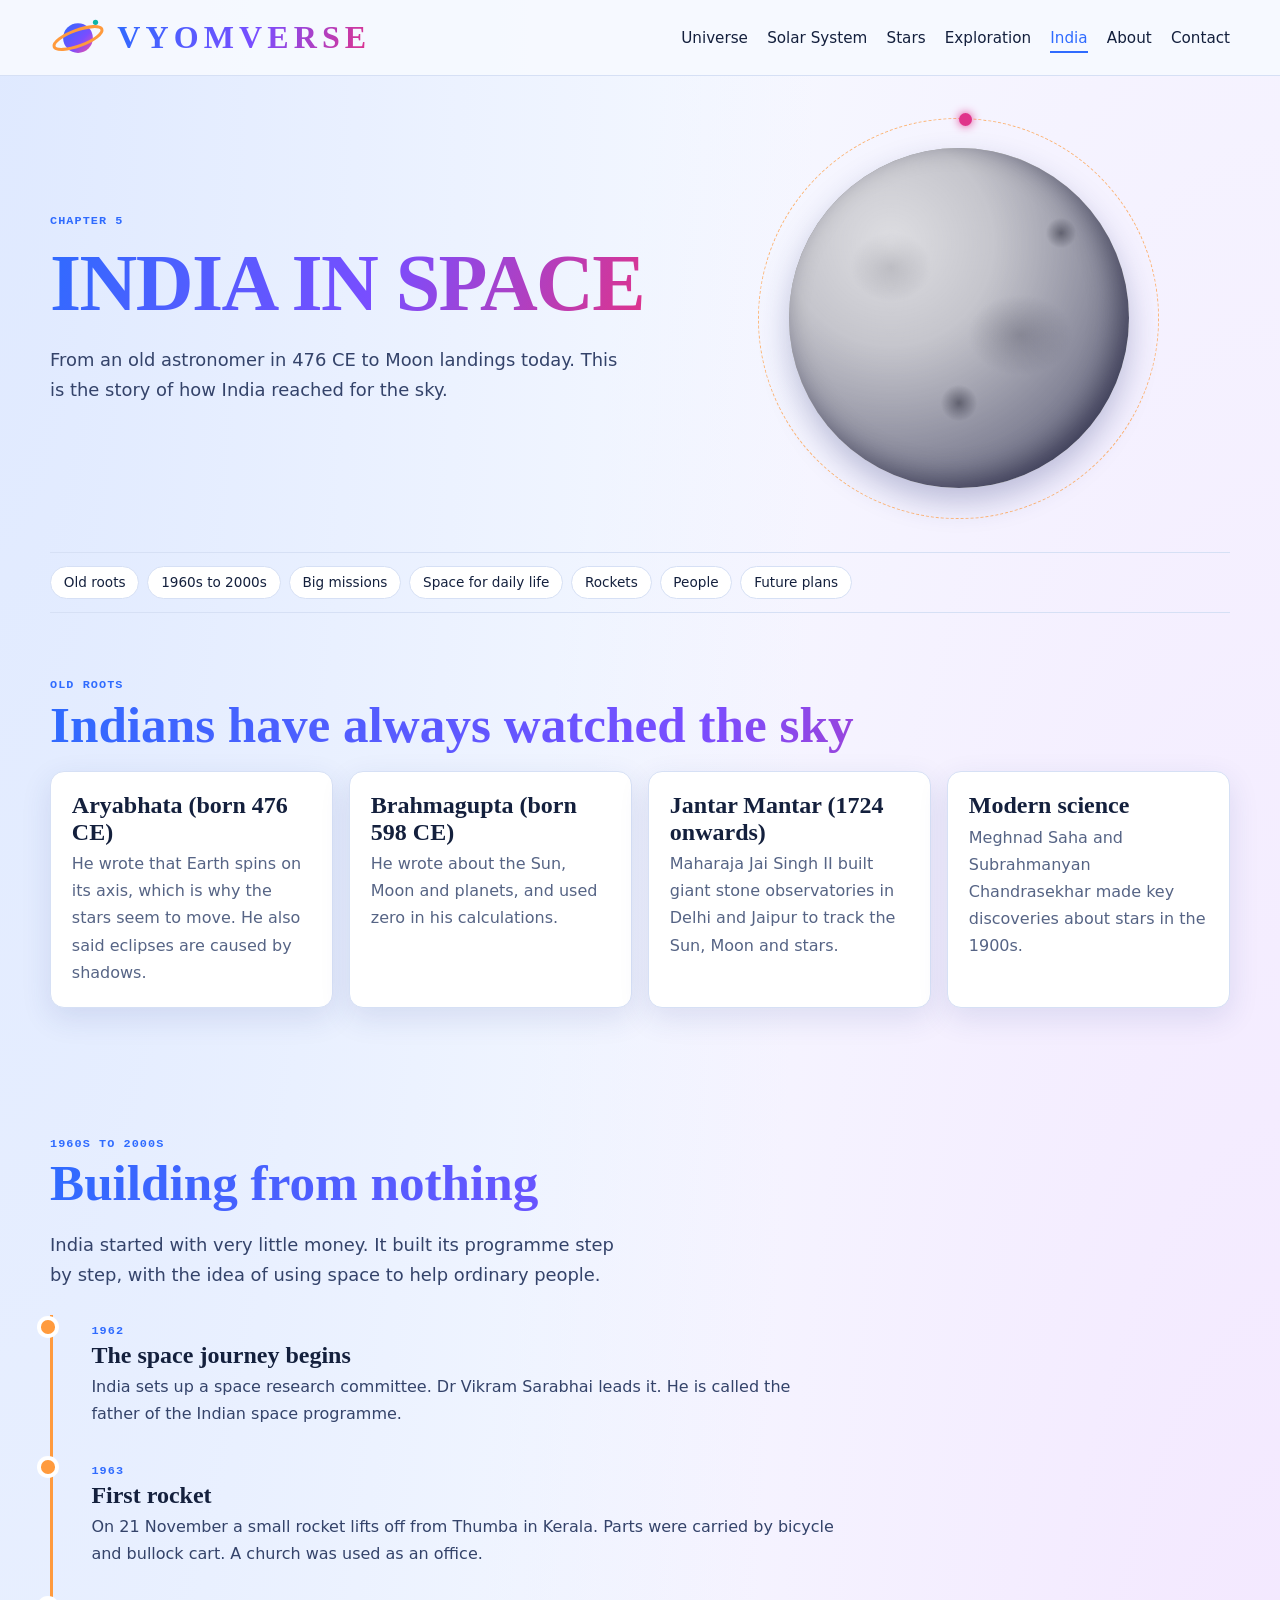
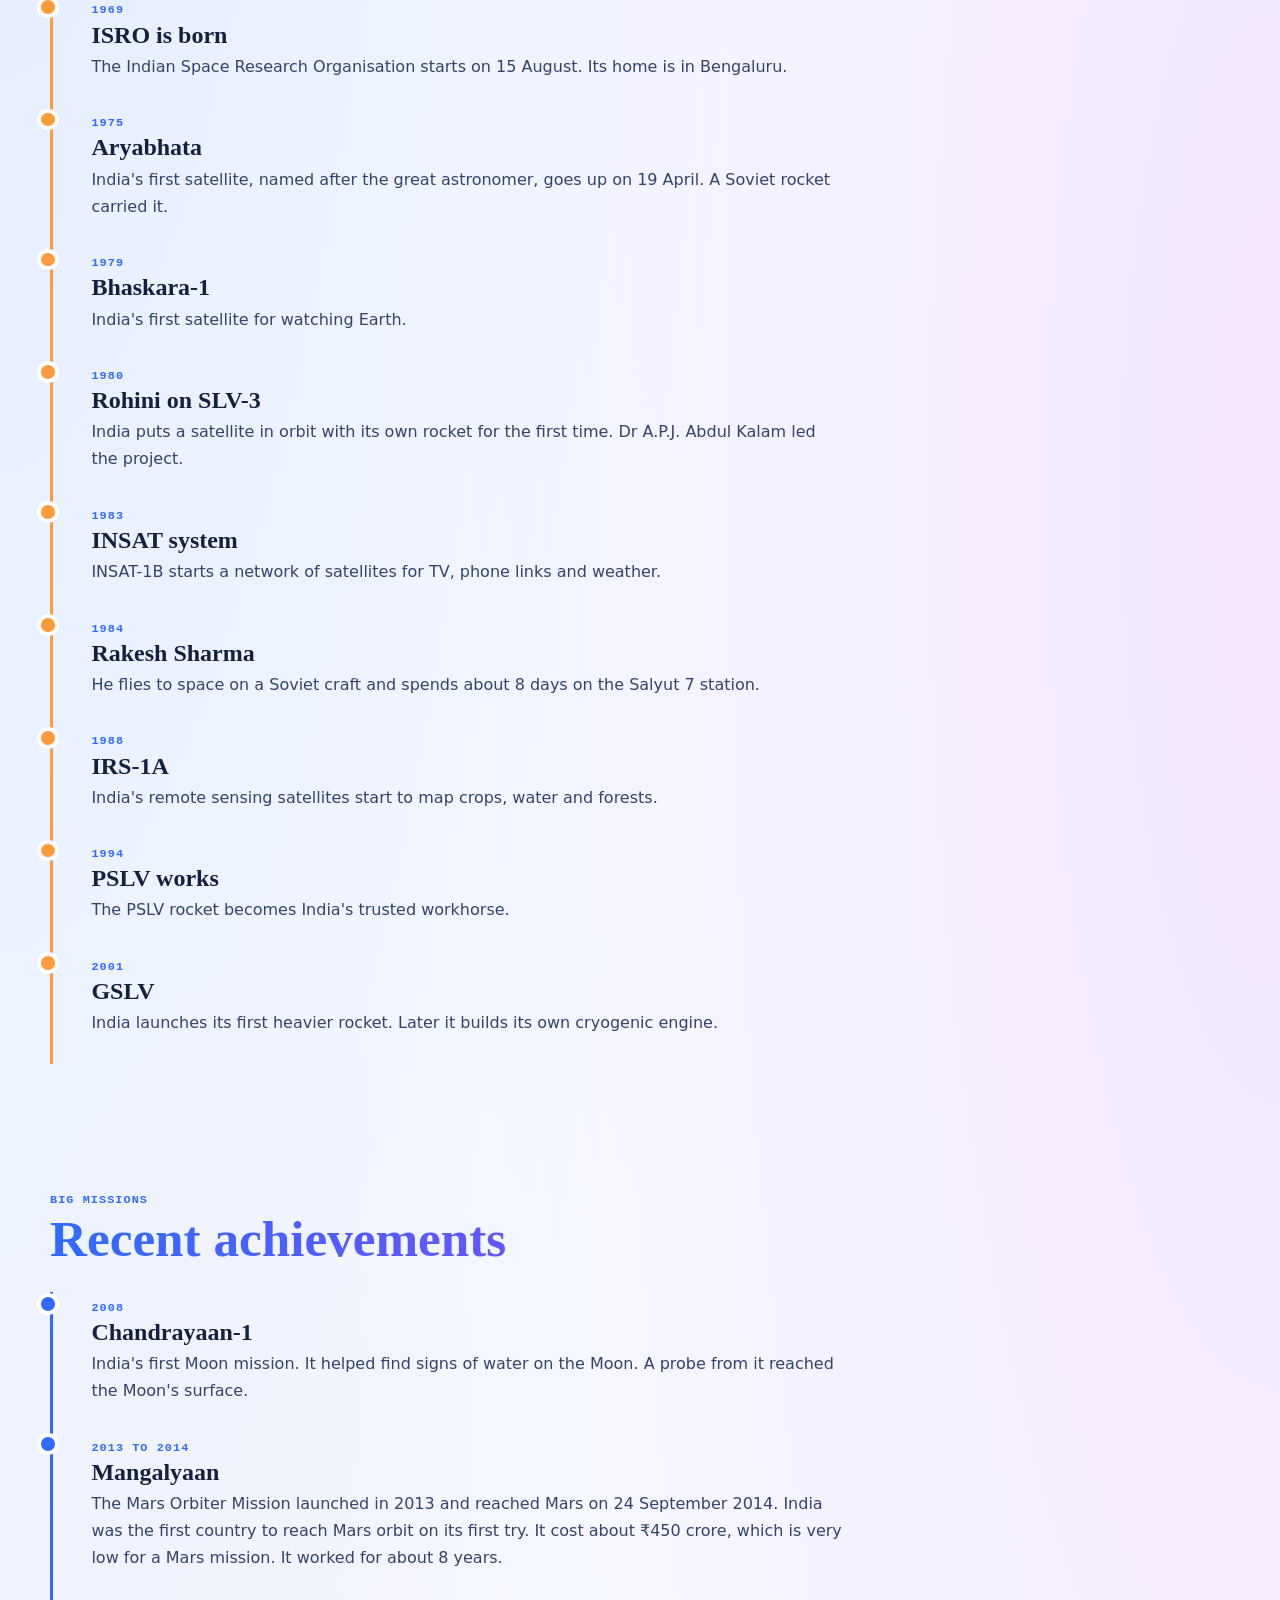
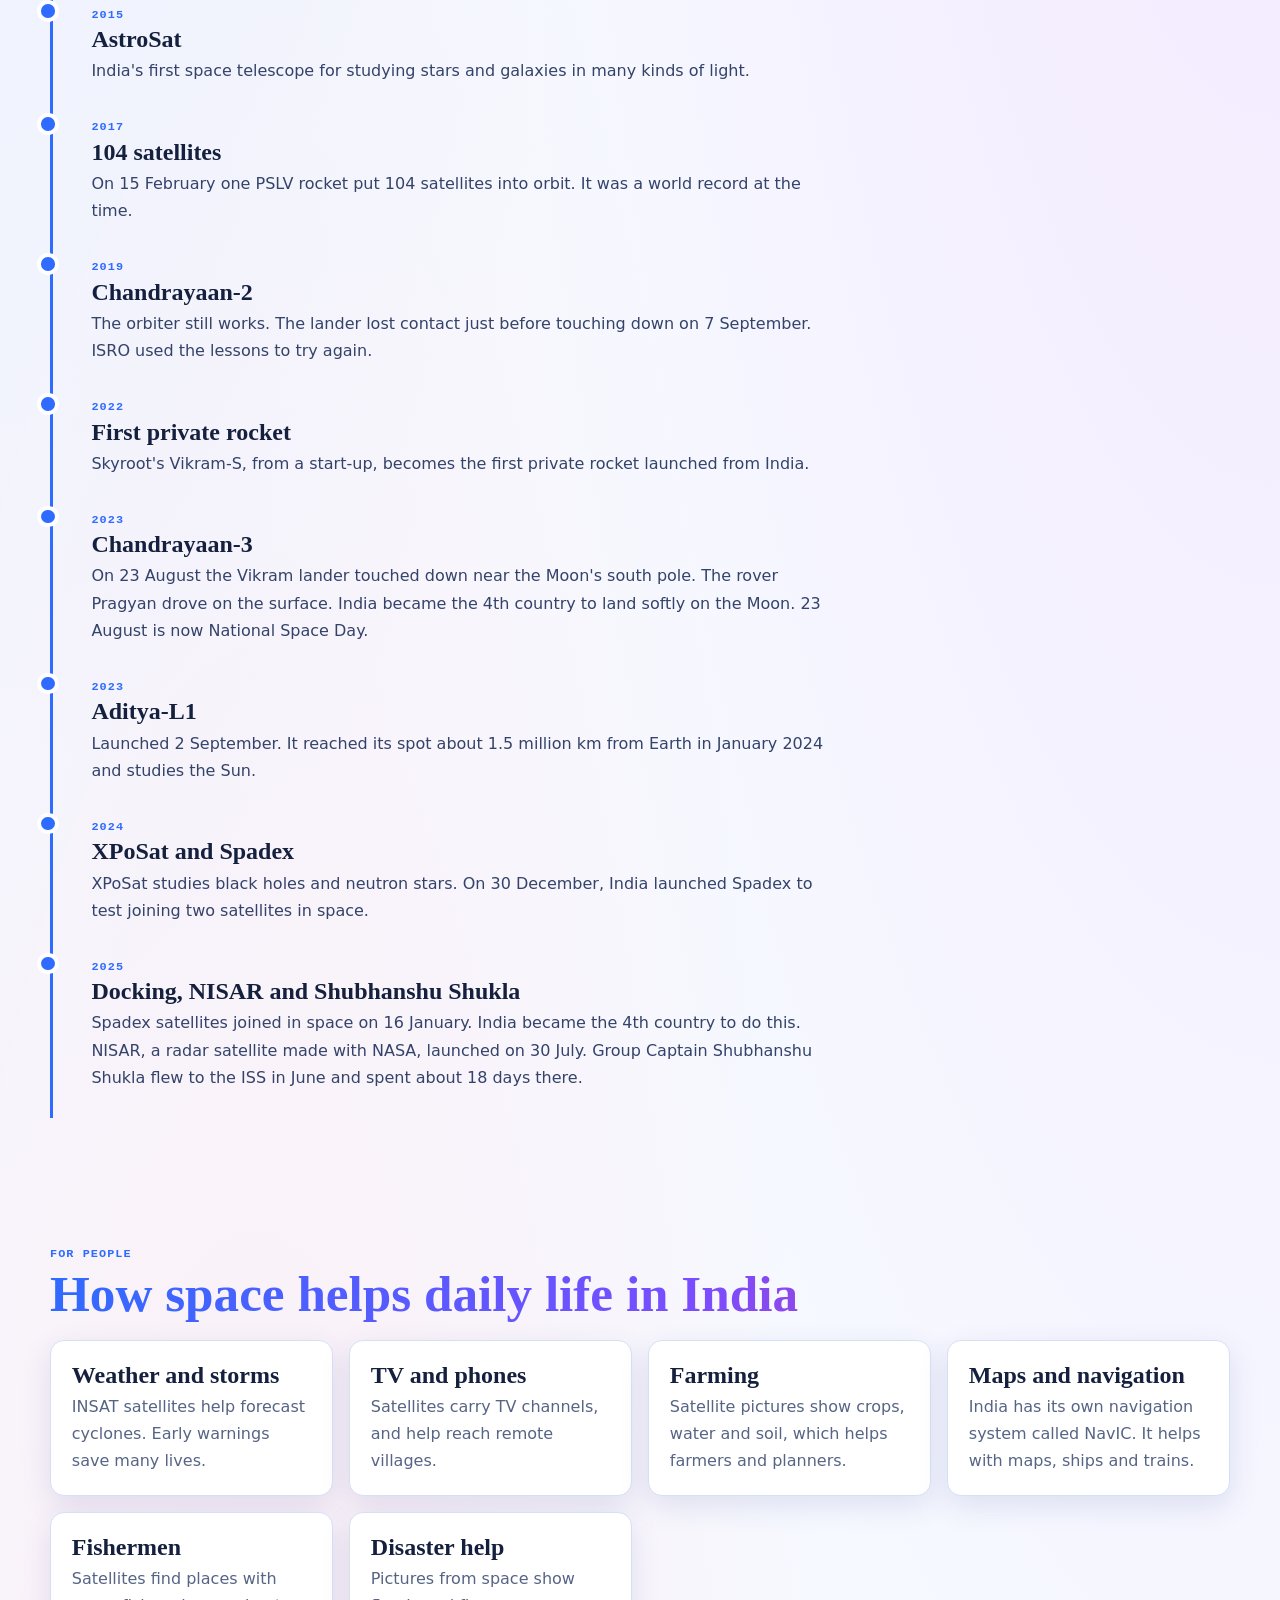
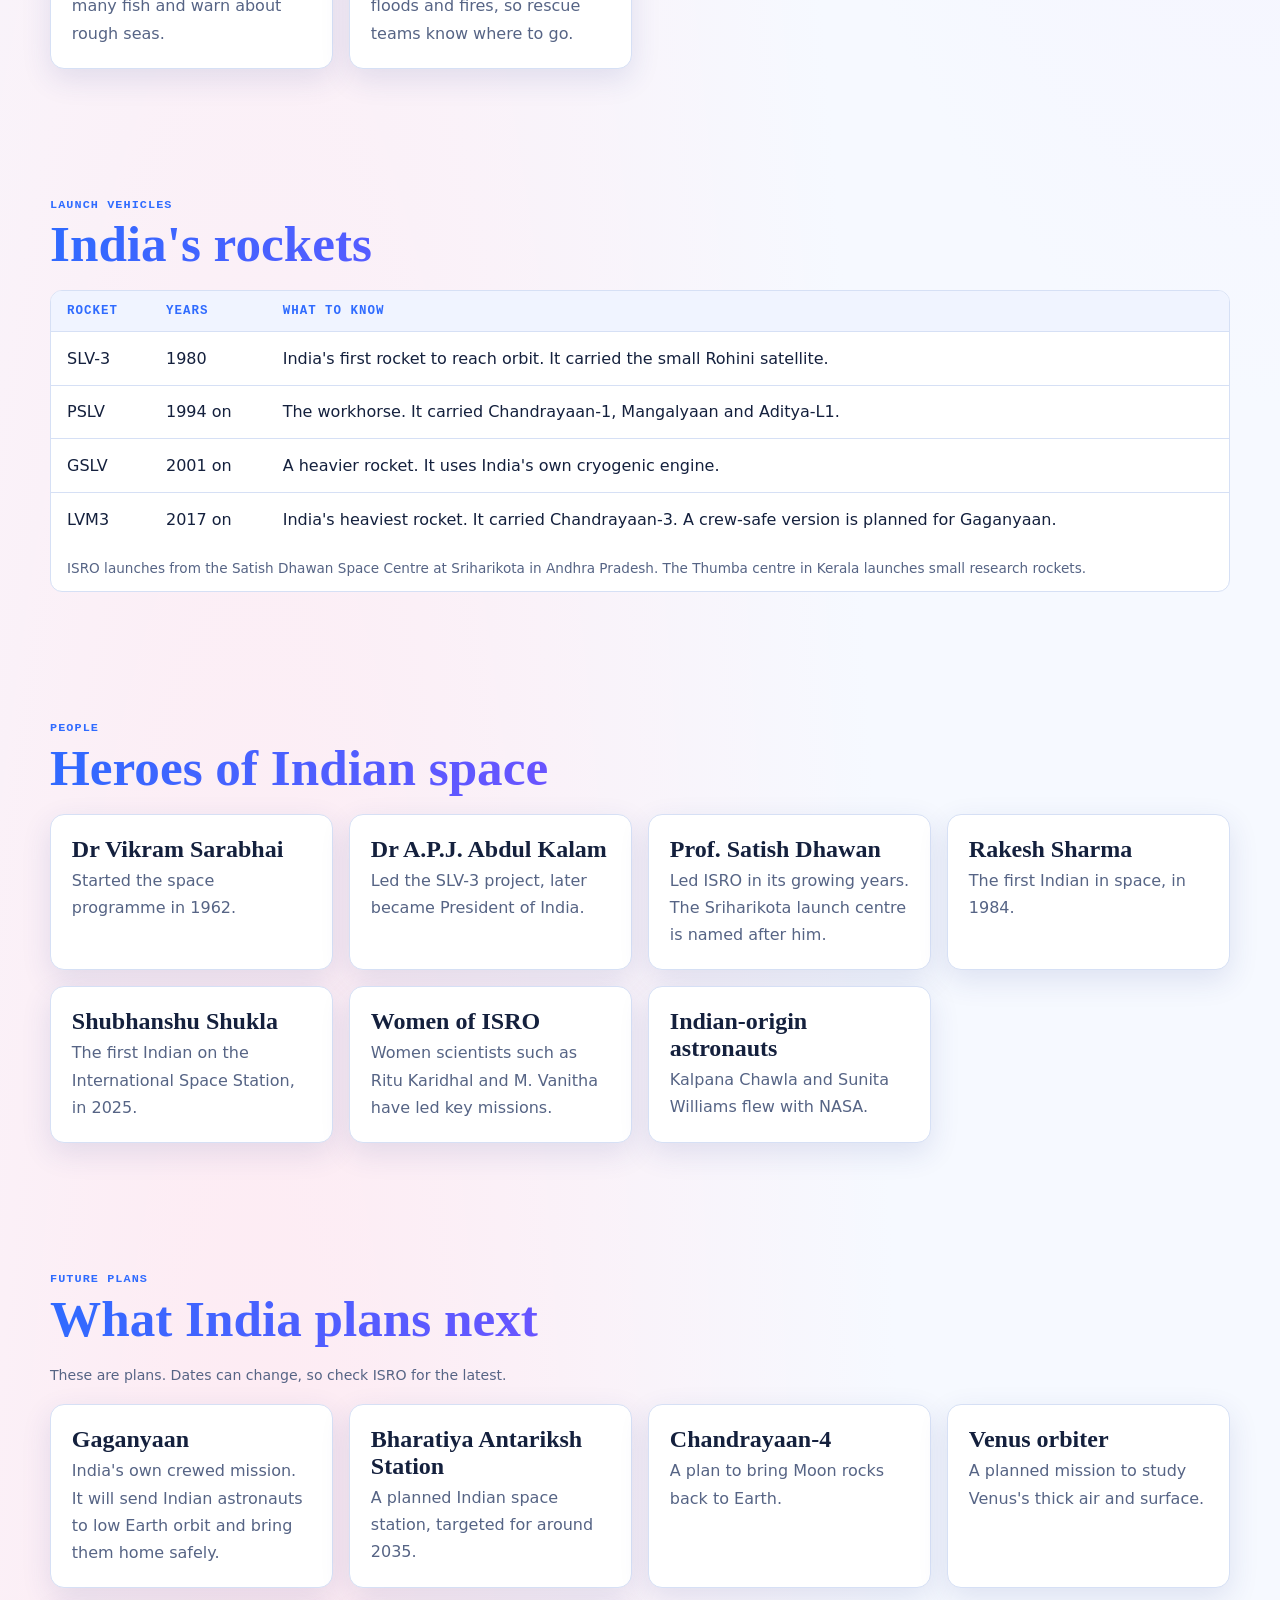
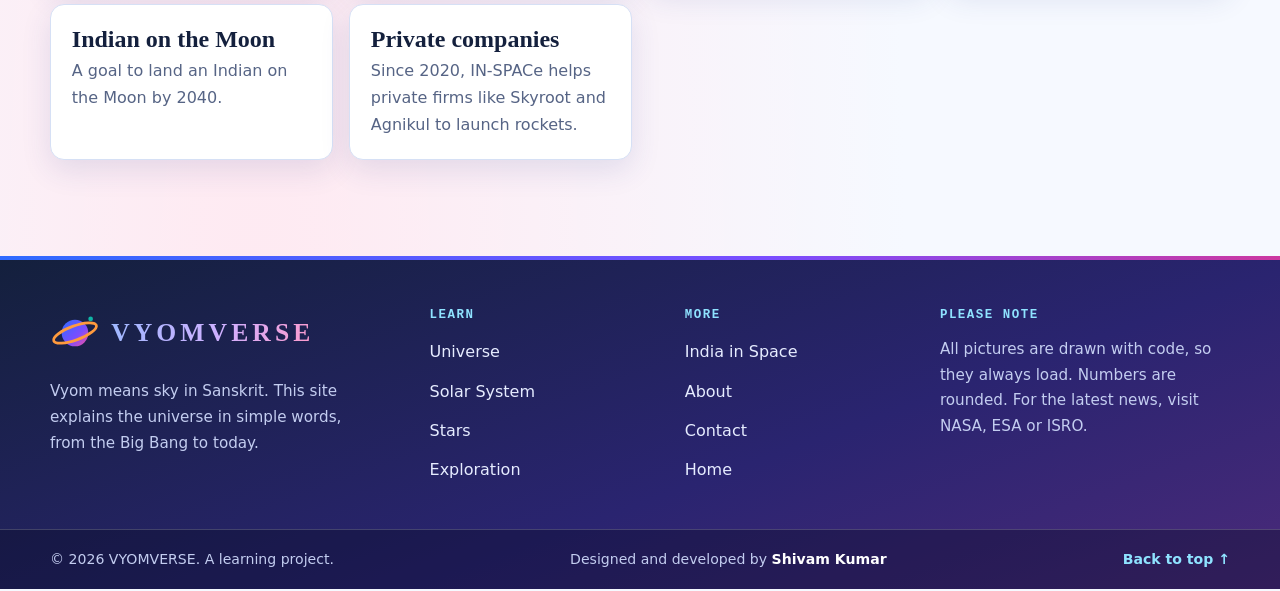
<file: india.html>
<!DOCTYPE html><html lang="en"><head><meta charset="utf-8"><meta name="viewport" content="width=device-width,initial-scale=1"><meta name="theme-color" content="#f6f9ff"><title>India in Space | VYOMVERSE</title><meta name="description" content="VYOMVERSE explains the universe in simple words, from the Big Bang to today, with a full chapter on India in space.">
<link rel="icon" type="image/svg+xml" href="favicon.svg"><link rel="stylesheet" href="style.css"></head><body>
<a class="skip" href="#main">Skip to content</a><header class="site-head"><div class="wrap bar"><a class="brand" href="index.html" aria-label="VYOMVERSE home"><svg viewBox="0 0 64 64" width="56" height="56" aria-hidden="true"><defs><linearGradient id="lg" x1="0" y1="0" x2="1" y2="1"><stop offset="0" stop-color="#2f6bff"/><stop offset=".6" stop-color="#7a4dff"/><stop offset="1" stop-color="#ff4f9a"/></linearGradient></defs><circle cx="32" cy="32" r="17" fill="url(#lg)"/><ellipse cx="32" cy="32" rx="29" ry="9" fill="none" stroke="#ff9a3d" stroke-width="3.5" transform="rotate(-20 32 32)"/><circle cx="52" cy="14" r="3" fill="#0fb5a6"/></svg><span>VYOMVERSE</span></a>
<input type="checkbox" id="menu" class="menu-chk" aria-label="Open menu"><label for="menu" class="menu-btn">Menu</label><ul class="links"><li><a href="universe.html">Universe</a></li><li><a href="solar-system.html">Solar System</a></li><li><a href="stars.html">Stars</a></li><li><a href="exploration.html">Exploration</a></li><li><a href="india.html" aria-current=page>India</a></li><li><a href="about.html">About</a></li><li><a href="contact.html">Contact</a></li></ul></div></header><main id="main"><section class="phero"><div class="wrap two"><div><p class="mono">CHAPTER 5</p><h1 class="gt">INDIA IN SPACE</h1><p class="lead">From an old astronomer in 476 CE to Moon landings today. This is the story of how India reached for the sky.</p></div><div class="fl" role="img" aria-label="The Moon with a spacecraft going around it"><div class="pl moon "></div><div class="orbit oi"><i class="dot"></i></div></div></div></section><nav class="toc wrap" aria-label="On this page"><a href="#roots">Old roots</a><a href="#early">1960s to 2000s</a><a href="#big">Big missions</a><a href="#life">Space for daily life</a><a href="#rockets">Rockets</a><a href="#people">People</a><a href="#future">Future plans</a></nav><section class="sec wrap" id="roots"><p class="mono">OLD ROOTS</p><h2 class="big gt">Indians have always watched the sky</h2><div class="cards"><article class="card"><h3>Aryabhata (born 476 CE)</h3><p class="muted">He wrote that Earth spins on its axis, which is why the stars seem to move. He also said eclipses are caused by shadows.</p></article><article class="card"><h3>Brahmagupta (born 598 CE)</h3><p class="muted">He wrote about the Sun, Moon and planets, and used zero in his calculations.</p></article><article class="card"><h3>Jantar Mantar (1724 onwards)</h3><p class="muted">Maharaja Jai Singh II built giant stone observatories in Delhi and Jaipur to track the Sun, Moon and stars.</p></article><article class="card"><h3>Modern science</h3><p class="muted">Meghnad Saha and Subrahmanyan Chandrasekhar made key discoveries about stars in the 1900s.</p></article></div></section><section class="sec wrap" id="early"><p class="mono">1960s TO 2000s</p><h2 class="big gt">Building from nothing</h2><p class=lead>India started with very little money. It built its programme step by step, with the idea of using space to help ordinary people.</p><ol class="tl t1"><li><span class="mono">1962</span><h3>The space journey begins</h3><p>India sets up a space research committee. Dr Vikram Sarabhai leads it. He is called the father of the Indian space programme.</p></li><li><span class="mono">1963</span><h3>First rocket</h3><p>On 21 November a small rocket lifts off from Thumba in Kerala. Parts were carried by bicycle and bullock cart. A church was used as an office.</p></li><li><span class="mono">1969</span><h3>ISRO is born</h3><p>The Indian Space Research Organisation starts on 15 August. Its home is in Bengaluru.</p></li><li><span class="mono">1975</span><h3>Aryabhata</h3><p>India's first satellite, named after the great astronomer, goes up on 19 April. A Soviet rocket carried it.</p></li><li><span class="mono">1979</span><h3>Bhaskara-1</h3><p>India's first satellite for watching Earth.</p></li><li><span class="mono">1980</span><h3>Rohini on SLV-3</h3><p>India puts a satellite in orbit with its own rocket for the first time. Dr A.P.J. Abdul Kalam led the project.</p></li><li><span class="mono">1983</span><h3>INSAT system</h3><p>INSAT-1B starts a network of satellites for TV, phone links and weather.</p></li><li><span class="mono">1984</span><h3>Rakesh Sharma</h3><p>He flies to space on a Soviet craft and spends about 8 days on the Salyut 7 station.</p></li><li><span class="mono">1988</span><h3>IRS-1A</h3><p>India's remote sensing satellites start to map crops, water and forests.</p></li><li><span class="mono">1994</span><h3>PSLV works</h3><p>The PSLV rocket becomes India's trusted workhorse.</p></li><li><span class="mono">2001</span><h3>GSLV</h3><p>India launches its first heavier rocket. Later it builds its own cryogenic engine.</p></li></ol></section><section class="sec wrap" id="big"><p class="mono">BIG MISSIONS</p><h2 class="big gt">Recent achievements</h2><ol class="tl t5"><li><span class="mono">2008</span><h3>Chandrayaan-1</h3><p>India's first Moon mission. It helped find signs of water on the Moon. A probe from it reached the Moon's surface.</p></li><li><span class="mono">2013 to 2014</span><h3>Mangalyaan</h3><p>The Mars Orbiter Mission launched in 2013 and reached Mars on 24 September 2014. India was the first country to reach Mars orbit on its first try. It cost about ₹450 crore, which is very low for a Mars mission. It worked for about 8 years.</p></li><li><span class="mono">2015</span><h3>AstroSat</h3><p>India's first space telescope for studying stars and galaxies in many kinds of light.</p></li><li><span class="mono">2017</span><h3>104 satellites</h3><p>On 15 February one PSLV rocket put 104 satellites into orbit. It was a world record at the time.</p></li><li><span class="mono">2019</span><h3>Chandrayaan-2</h3><p>The orbiter still works. The lander lost contact just before touching down on 7 September. ISRO used the lessons to try again.</p></li><li><span class="mono">2022</span><h3>First private rocket</h3><p>Skyroot's Vikram-S, from a start-up, becomes the first private rocket launched from India.</p></li><li><span class="mono">2023</span><h3>Chandrayaan-3</h3><p>On 23 August the Vikram lander touched down near the Moon's south pole. The rover Pragyan drove on the surface. India became the 4th country to land softly on the Moon. 23 August is now National Space Day.</p></li><li><span class="mono">2023</span><h3>Aditya-L1</h3><p>Launched 2 September. It reached its spot about 1.5 million km from Earth in January 2024 and studies the Sun.</p></li><li><span class="mono">2024</span><h3>XPoSat and Spadex</h3><p>XPoSat studies black holes and neutron stars. On 30 December, India launched Spadex to test joining two satellites in space.</p></li><li><span class="mono">2025</span><h3>Docking, NISAR and Shubhanshu Shukla</h3><p>Spadex satellites joined in space on 16 January. India became the 4th country to do this. NISAR, a radar satellite made with NASA, launched on 30 July. Group Captain Shubhanshu Shukla flew to the ISS in June and spent about 18 days there.</p></li></ol></section><section class="sec wrap" id="life"><p class="mono">FOR PEOPLE</p><h2 class="big gt">How space helps daily life in India</h2><div class="cards"><article class="card"><h3>Weather and storms</h3><p class="muted">INSAT satellites help forecast cyclones. Early warnings save many lives.</p></article><article class="card"><h3>TV and phones</h3><p class="muted">Satellites carry TV channels, and help reach remote villages.</p></article><article class="card"><h3>Farming</h3><p class="muted">Satellite pictures show crops, water and soil, which helps farmers and planners.</p></article><article class="card"><h3>Maps and navigation</h3><p class="muted">India has its own navigation system called NavIC. It helps with maps, ships and trains.</p></article><article class="card"><h3>Fishermen</h3><p class="muted">Satellites find places with many fish and warn about rough seas.</p></article><article class="card"><h3>Disaster help</h3><p class="muted">Pictures from space show floods and fires, so rescue teams know where to go.</p></article></div></section><section class="sec wrap" id="rockets"><p class="mono">LAUNCH VEHICLES</p><h2 class="big gt">India's rockets</h2><div class="tw"><table><caption>ISRO launches from the Satish Dhawan Space Centre at Sriharikota in Andhra Pradesh. The Thumba centre in Kerala launches small research rockets.</caption><thead><tr><th>Rocket</th><th>Years</th><th>What to know</th></tr></thead><tbody><tr><td>SLV-3</td><td>1980</td><td>India's first rocket to reach orbit. It carried the small Rohini satellite.</td></tr><tr><td>PSLV</td><td>1994 on</td><td>The workhorse. It carried Chandrayaan-1, Mangalyaan and Aditya-L1.</td></tr><tr><td>GSLV</td><td>2001 on</td><td>A heavier rocket. It uses India's own cryogenic engine.</td></tr><tr><td>LVM3</td><td>2017 on</td><td>India's heaviest rocket. It carried Chandrayaan-3. A crew-safe version is planned for Gaganyaan.</td></tr></tbody></table></div></section><section class="sec wrap" id="people"><p class="mono">PEOPLE</p><h2 class="big gt">Heroes of Indian space</h2><div class="cards"><article class="card"><h3>Dr Vikram Sarabhai</h3><p class="muted">Started the space programme in 1962.</p></article><article class="card"><h3>Dr A.P.J. Abdul Kalam</h3><p class="muted">Led the SLV-3 project, later became President of India.</p></article><article class="card"><h3>Prof. Satish Dhawan</h3><p class="muted">Led ISRO in its growing years. The Sriharikota launch centre is named after him.</p></article><article class="card"><h3>Rakesh Sharma</h3><p class="muted">The first Indian in space, in 1984.</p></article><article class="card"><h3>Shubhanshu Shukla</h3><p class="muted">The first Indian on the International Space Station, in 2025.</p></article><article class="card"><h3>Women of ISRO</h3><p class="muted">Women scientists such as Ritu Karidhal and M. Vanitha have led key missions.</p></article><article class="card"><h3>Indian-origin astronauts</h3><p class="muted">Kalpana Chawla and Sunita Williams flew with NASA.</p></article></div></section><section class="sec wrap" id="future"><p class="mono">FUTURE PLANS</p><h2 class="big gt">What India plans next</h2><p class="muted note">These are plans. Dates can change, so check ISRO for the latest.</p><div class="cards"><article class="card"><h3>Gaganyaan</h3><p class="muted">India's own crewed mission. It will send Indian astronauts to low Earth orbit and bring them home safely.</p></article><article class="card"><h3>Bharatiya Antariksh Station</h3><p class="muted">A planned Indian space station, targeted for around 2035.</p></article><article class="card"><h3>Chandrayaan-4</h3><p class="muted">A plan to bring Moon rocks back to Earth.</p></article><article class="card"><h3>Venus orbiter</h3><p class="muted">A planned mission to study Venus's thick air and surface.</p></article><article class="card"><h3>Indian on the Moon</h3><p class="muted">A goal to land an Indian on the Moon by 2040.</p></article><article class="card"><h3>Private companies</h3><p class="muted">Since 2020, IN-SPACe helps private firms like Skyroot and Agnikul to launch rockets.</p></article></div></section></main><footer class="site-foot"><div class="wrap fg"><div class="fbrand"><a class="flogo" href="index.html" aria-label="VYOMVERSE home"><svg viewBox="0 0 64 64" width="56" height="56" aria-hidden="true"><defs><linearGradient id="lg2" x1="0" y1="0" x2="1" y2="1"><stop offset="0" stop-color="#2f6bff"/><stop offset=".6" stop-color="#7a4dff"/><stop offset="1" stop-color="#ff4f9a"/></linearGradient></defs><circle cx="32" cy="32" r="17" fill="url(#lg2)"/><ellipse cx="32" cy="32" rx="29" ry="9" fill="none" stroke="#ff9a3d" stroke-width="3.5" transform="rotate(-20 32 32)"/><circle cx="52" cy="14" r="3" fill="#0fb5a6"/></svg><span>VYOMVERSE</span></a><p>Vyom means sky in Sanskrit. This site explains the universe in simple words, from the Big Bang to today.</p></div>
<nav aria-label="Footer: learn"><h2>Learn</h2><ul><li><a href="universe.html">Universe</a></li><li><a href="solar-system.html">Solar System</a></li><li><a href="stars.html">Stars</a></li><li><a href="exploration.html">Exploration</a></li></ul></nav>
<nav aria-label="Footer: more"><h2>More</h2><ul><li><a href="india.html">India in Space</a></li><li><a href="about.html">About</a></li><li><a href="contact.html">Contact</a></li><li><a href="index.html">Home</a></li></ul></nav>
<div><h2>Please note</h2><p>All pictures are drawn with code, so they always load. Numbers are rounded. For the latest news, visit NASA, ESA or ISRO.</p></div></div>
<div class="fbar"><div class="wrap fbar-in"><p>&copy; 2026 VYOMVERSE. A learning project.</p><p class="by">Designed and developed by <strong>Shivam Kumar</strong></p><a class="totop" href="#main">Back to top &uarr;</a></div></div></footer></body></html>
</file>
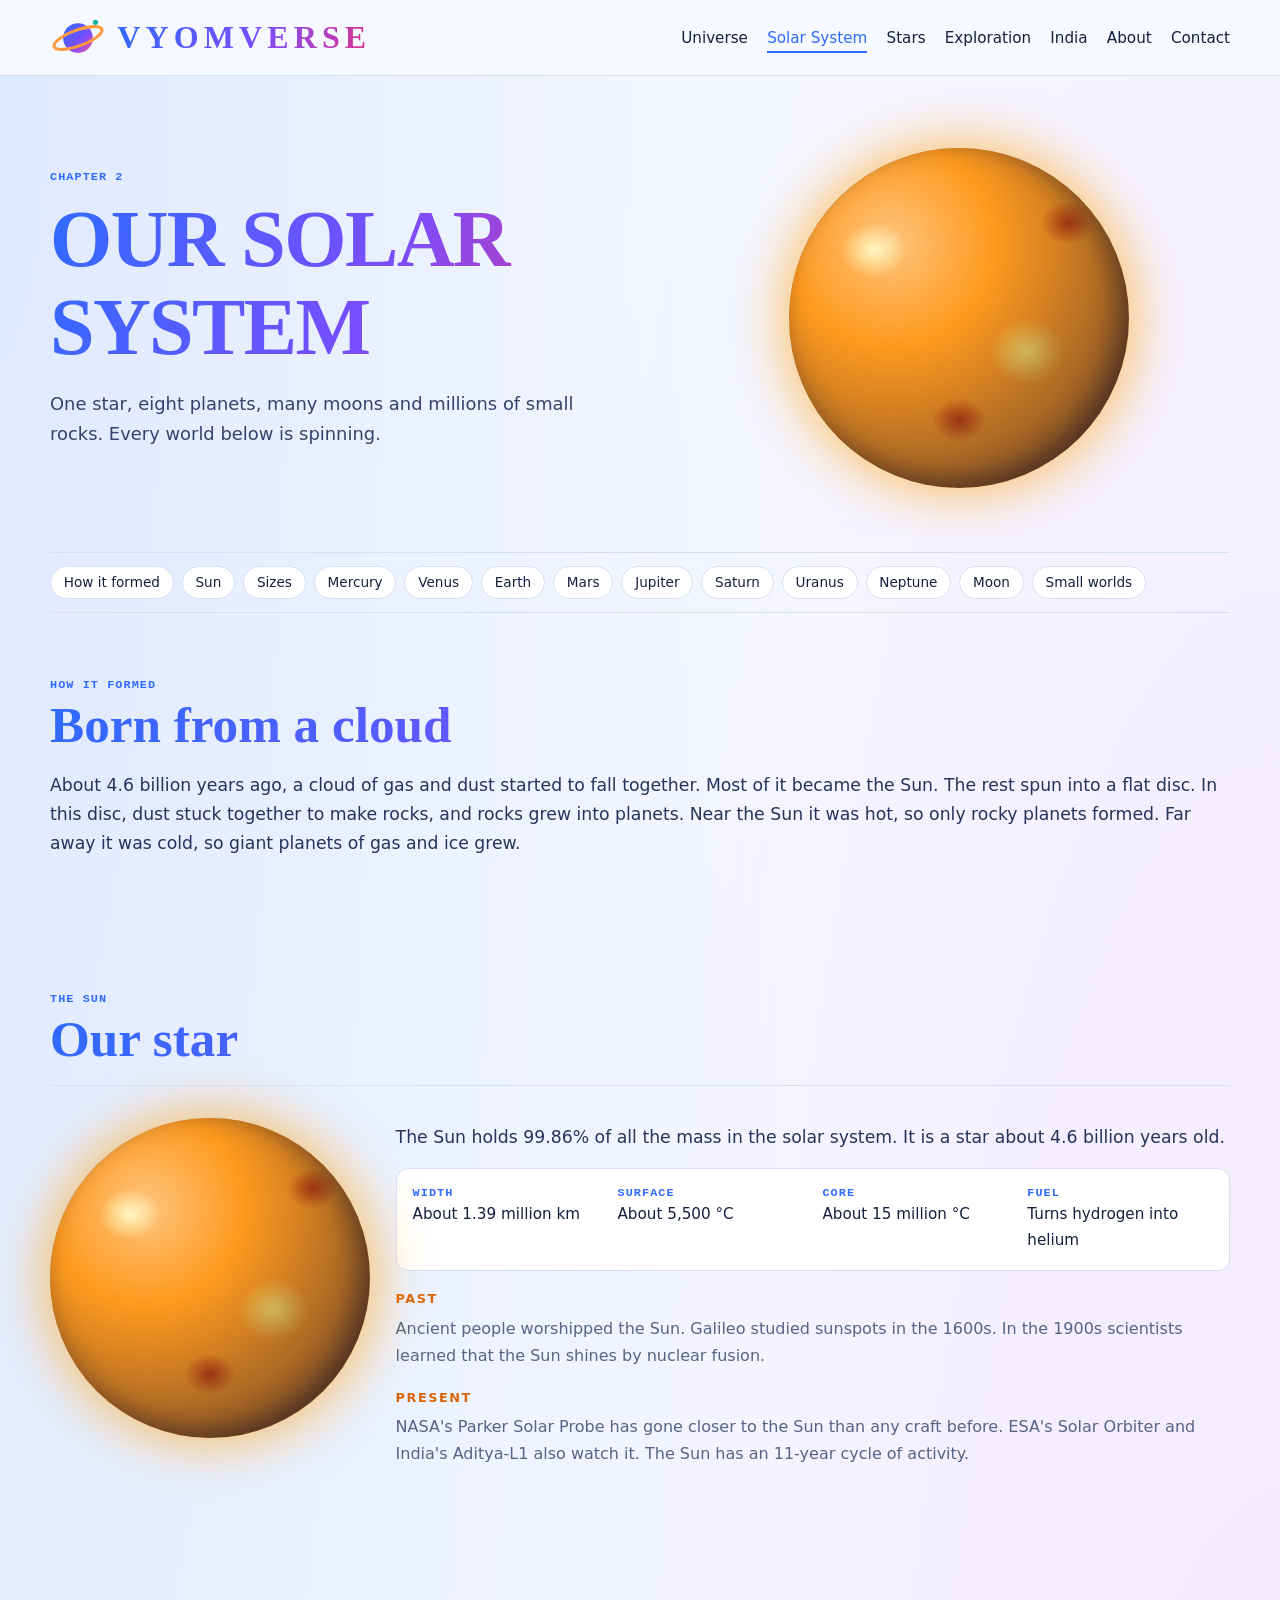
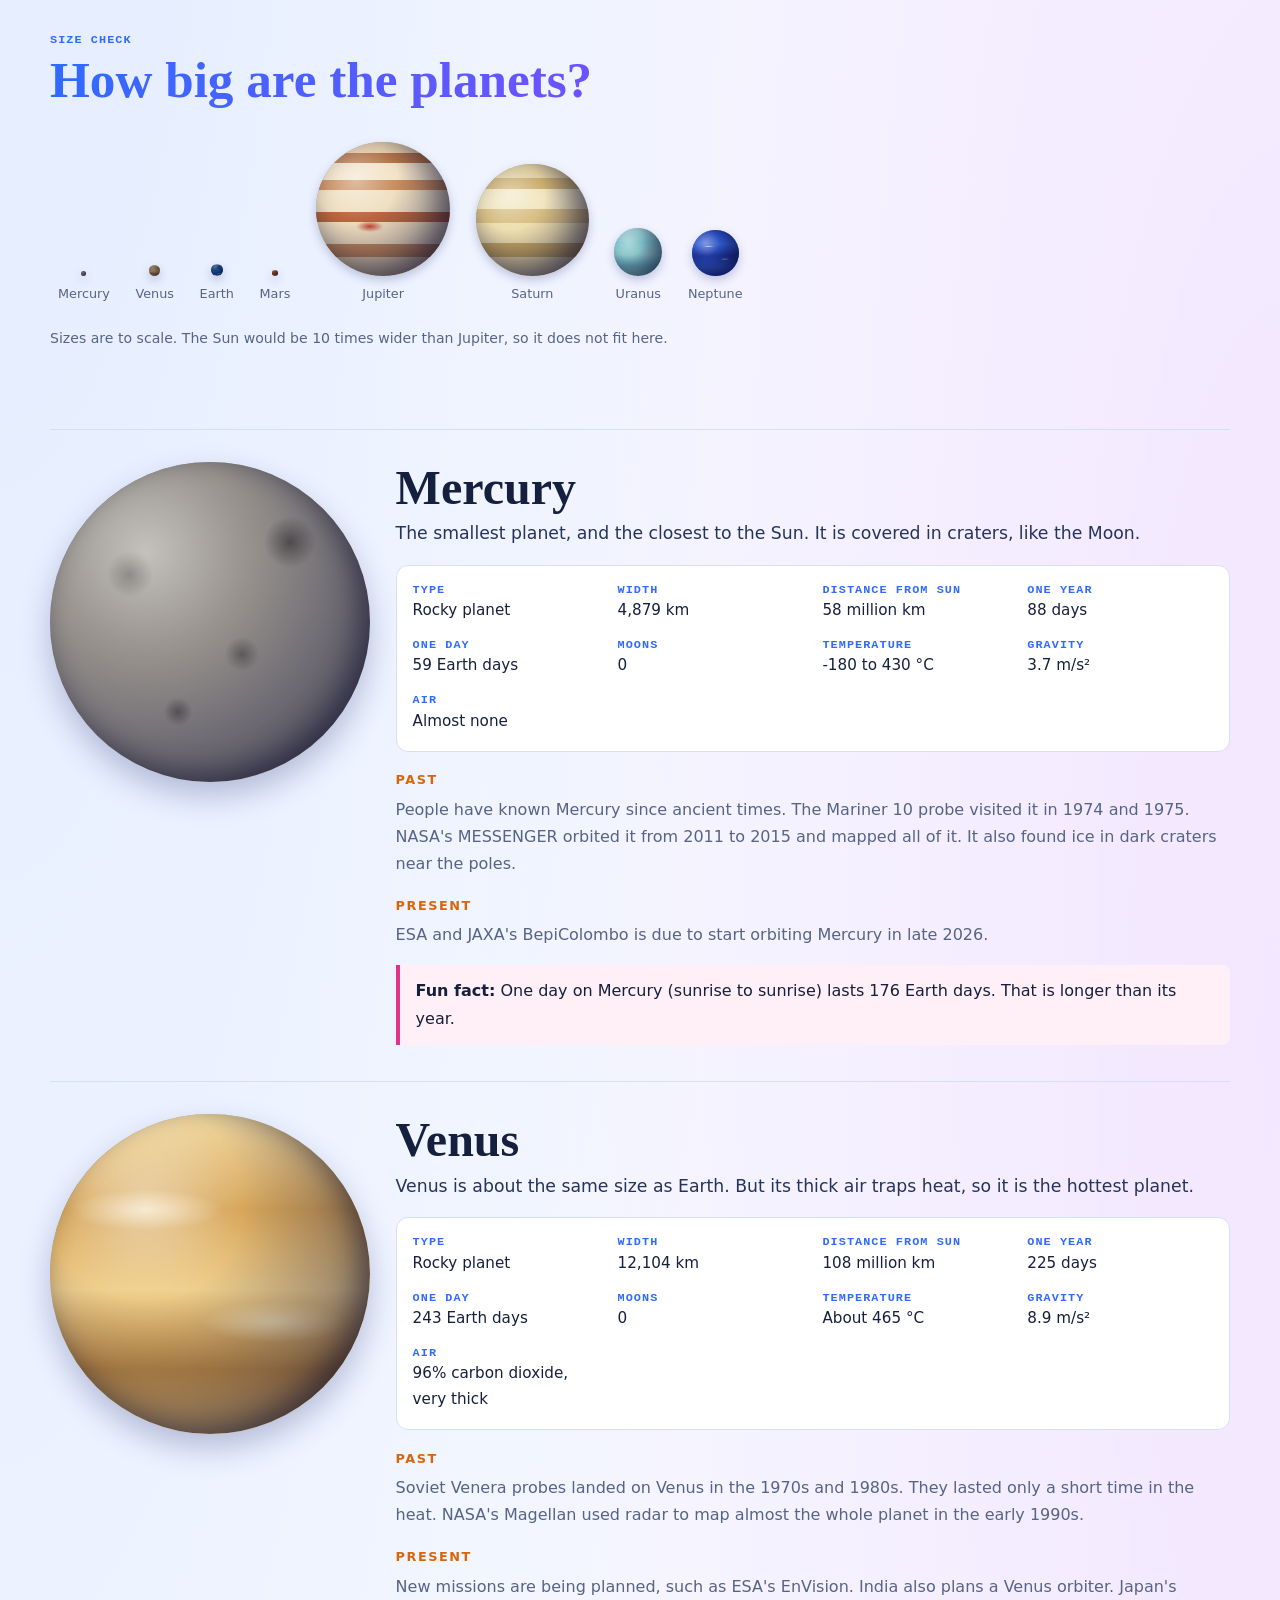
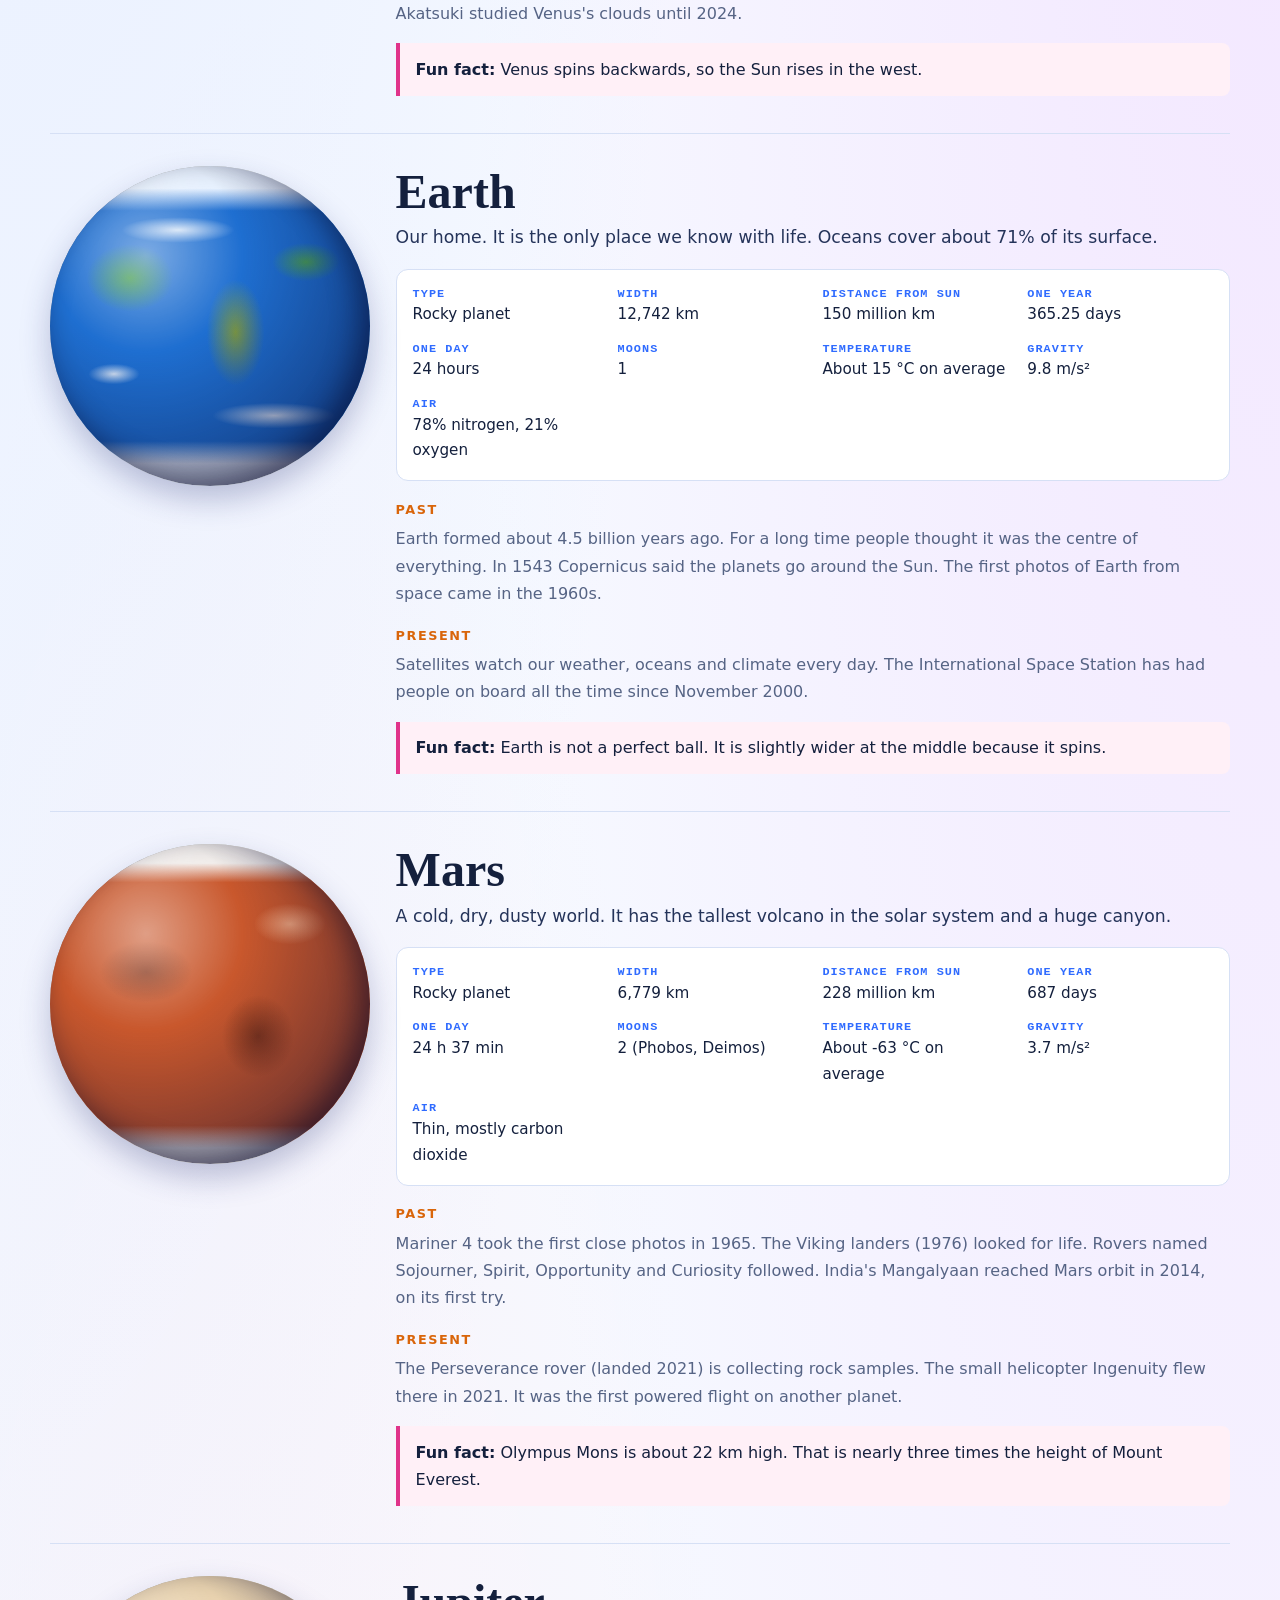
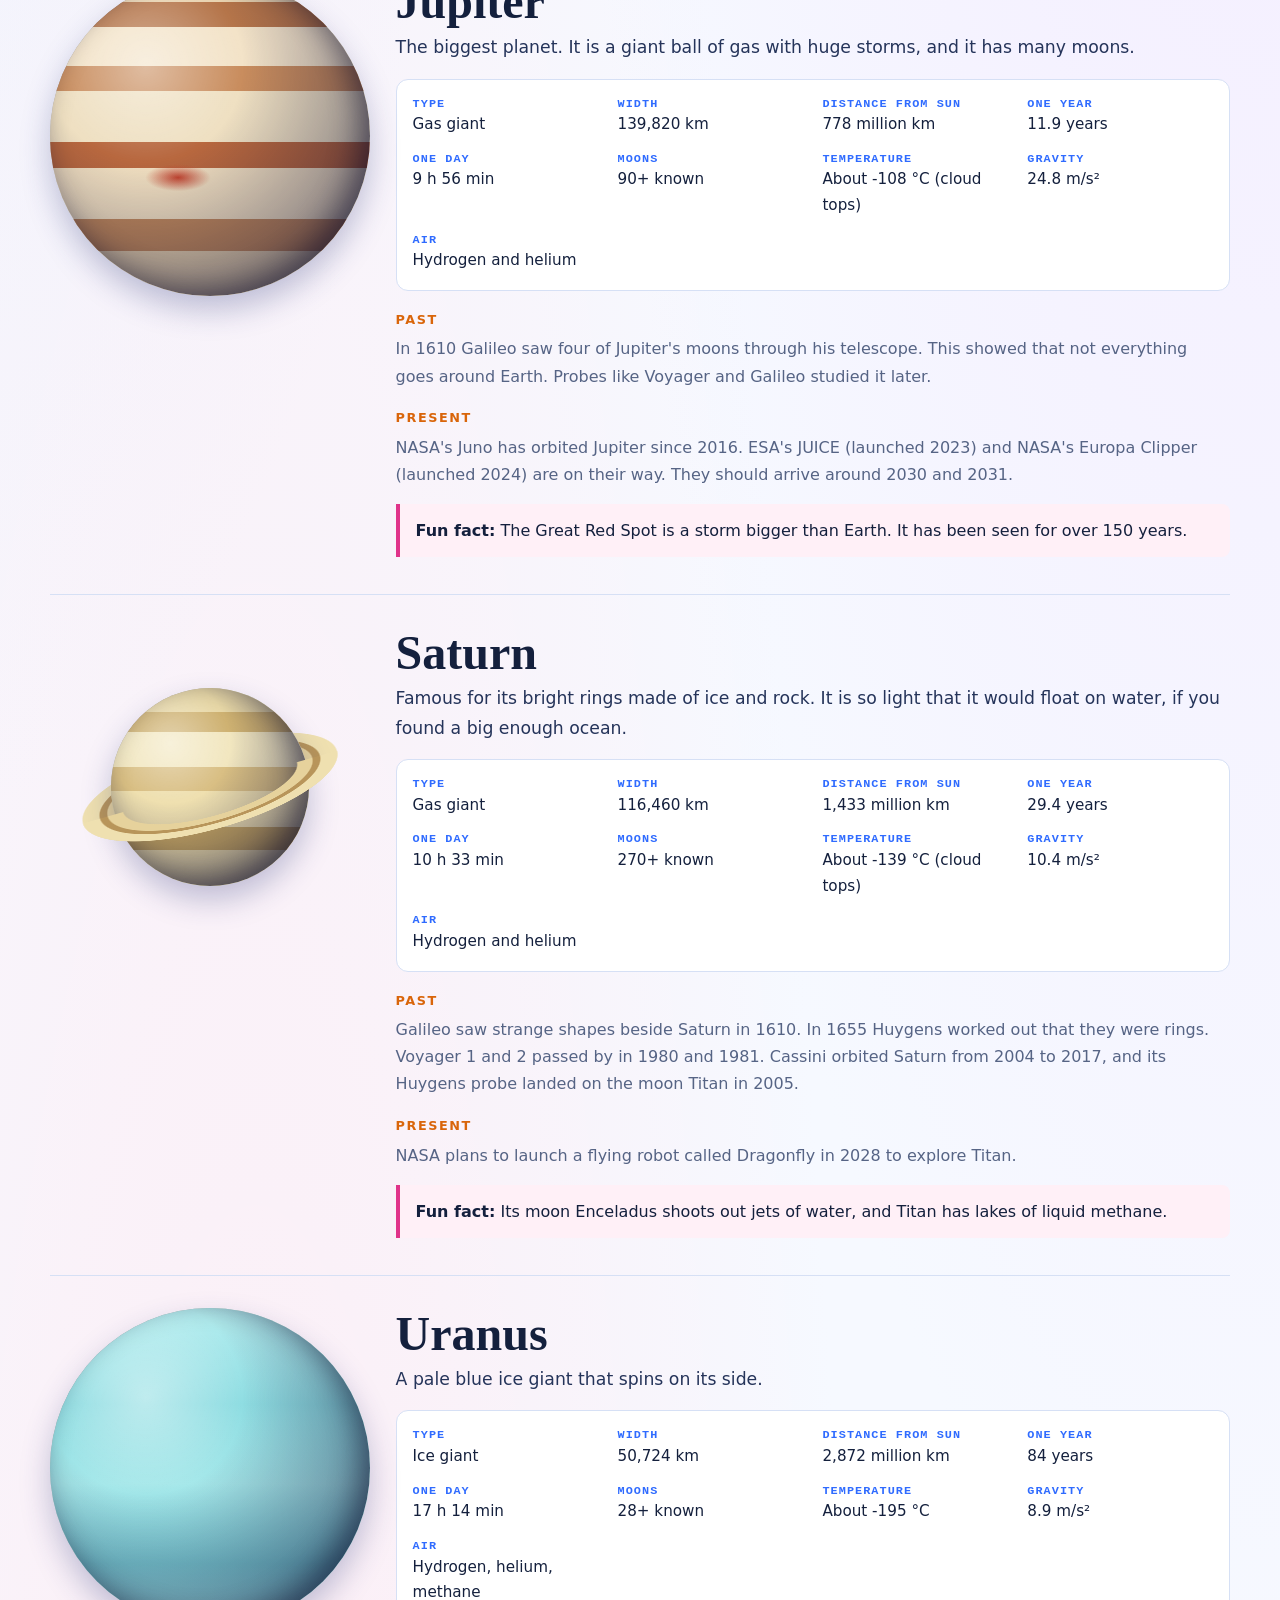
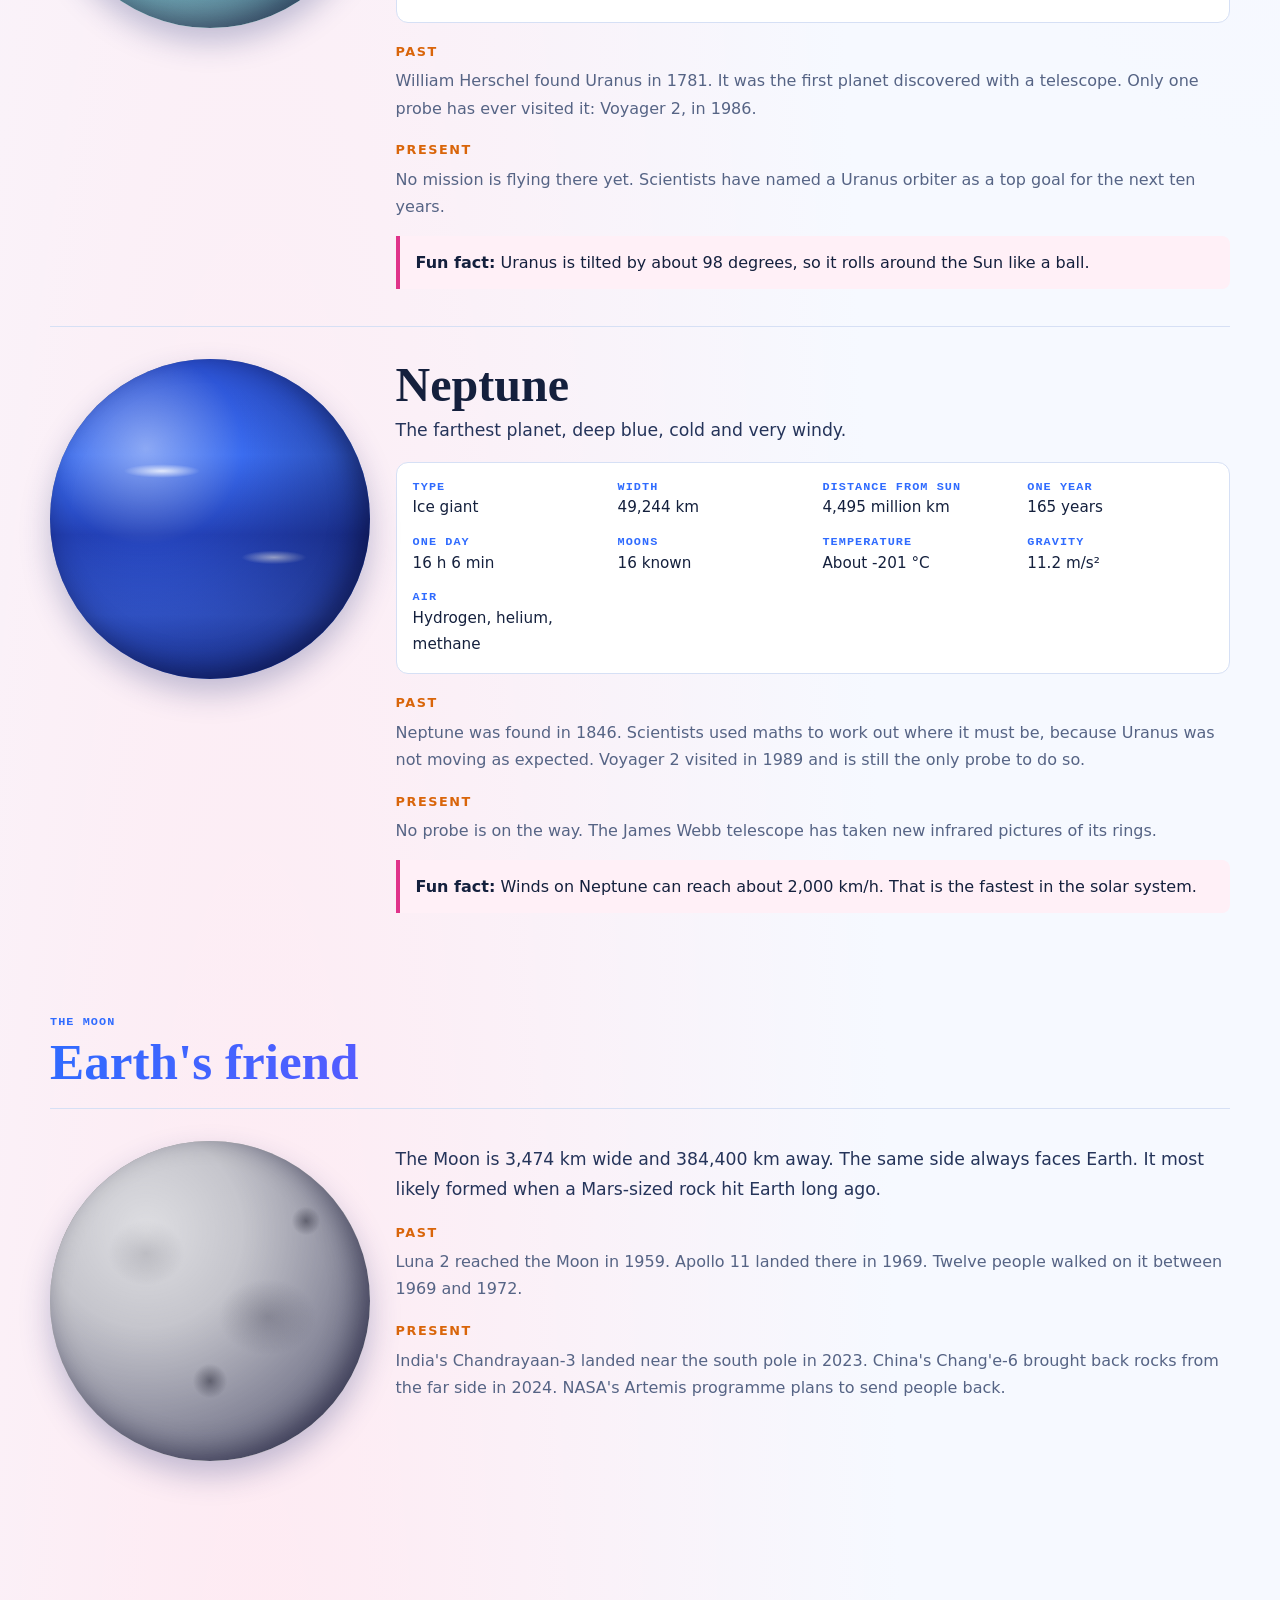
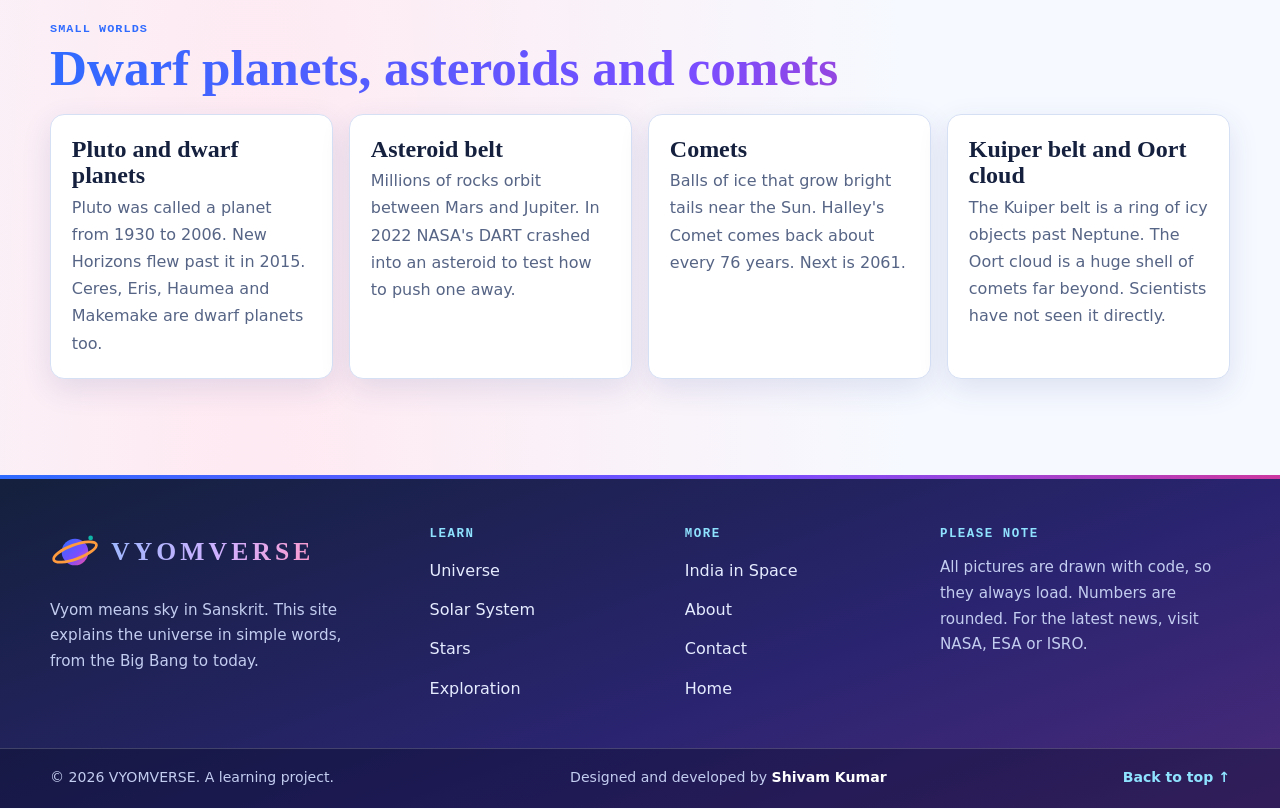
<file: solar-system.html>
<!DOCTYPE html><html lang="en"><head><meta charset="utf-8"><meta name="viewport" content="width=device-width,initial-scale=1"><meta name="theme-color" content="#f6f9ff"><title>Our Solar System | VYOMVERSE</title><meta name="description" content="VYOMVERSE explains the universe in simple words, from the Big Bang to today, with a full chapter on India in space.">
<link rel="icon" type="image/svg+xml" href="favicon.svg"><link rel="stylesheet" href="style.css"></head><body>
<a class="skip" href="#main">Skip to content</a><header class="site-head"><div class="wrap bar"><a class="brand" href="index.html" aria-label="VYOMVERSE home"><svg viewBox="0 0 64 64" width="56" height="56" aria-hidden="true"><defs><linearGradient id="lg" x1="0" y1="0" x2="1" y2="1"><stop offset="0" stop-color="#2f6bff"/><stop offset=".6" stop-color="#7a4dff"/><stop offset="1" stop-color="#ff4f9a"/></linearGradient></defs><circle cx="32" cy="32" r="17" fill="url(#lg)"/><ellipse cx="32" cy="32" rx="29" ry="9" fill="none" stroke="#ff9a3d" stroke-width="3.5" transform="rotate(-20 32 32)"/><circle cx="52" cy="14" r="3" fill="#0fb5a6"/></svg><span>VYOMVERSE</span></a>
<input type="checkbox" id="menu" class="menu-chk" aria-label="Open menu"><label for="menu" class="menu-btn">Menu</label><ul class="links"><li><a href="universe.html">Universe</a></li><li><a href="solar-system.html" aria-current=page>Solar System</a></li><li><a href="stars.html">Stars</a></li><li><a href="exploration.html">Exploration</a></li><li><a href="india.html">India</a></li><li><a href="about.html">About</a></li><li><a href="contact.html">Contact</a></li></ul></div></header><main id="main"><section class="phero"><div class="wrap two"><div><p class="mono">CHAPTER 2</p><h1 class="gt">OUR SOLAR SYSTEM</h1><p class="lead">One star, eight planets, many moons and millions of small rocks. Every world below is spinning.</p></div><div class="fl" role="img" aria-label="The spinning Sun"><div class="pl sun "></div></div></div></section><nav class="toc wrap" aria-label="On this page"><a href="#start">How it formed</a><a href="#sun">Sun</a><a href="#sizes">Sizes</a><a href="#mercury">Mercury</a><a href="#venus">Venus</a><a href="#earth">Earth</a><a href="#mars">Mars</a><a href="#jupiter">Jupiter</a><a href="#saturn">Saturn</a><a href="#uranus">Uranus</a><a href="#neptune">Neptune</a><a href="#moon">Moon</a><a href="#small">Small worlds</a></nav><section class="sec wrap" id="start"><p class="mono">HOW IT FORMED</p><h2 class="big gt">Born from a cloud</h2><p class="lead2">About 4.6 billion years ago, a cloud of gas and dust started to fall together. Most of it became the Sun. The rest spun into a flat disc. In this disc, dust stuck together to make rocks, and rocks grew into planets. Near the Sun it was hot, so only rocky planets formed. Far away it was cold, so giant planets of gas and ice grew.</p></section><section class="sec wrap" id="sun"><p class="mono">THE SUN</p><h2 class="big gt">Our star</h2><article class="prof"><div class="fl" role="img" aria-label="Spinning Sun"><div class="pl sun "></div></div><div><p class="lead2">The Sun holds 99.86% of all the mass in the solar system. It is a star about 4.6 billion years old.</p><dl class="dl"><div><dt>Width</dt><dd>About 1.39 million km</dd></div><div><dt>Surface</dt><dd>About 5,500 °C</dd></div><div><dt>Core</dt><dd>About 15 million °C</dd></div><div><dt>Fuel</dt><dd>Turns hydrogen into helium</dd></div></dl><h4>Past</h4><p class="muted">Ancient people worshipped the Sun. Galileo studied sunspots in the 1600s. In the 1900s scientists learned that the Sun shines by nuclear fusion.</p><h4>Present</h4><p class="muted">NASA's Parker Solar Probe has gone closer to the Sun than any craft before. ESA's Solar Orbiter and India's Aditya-L1 also watch it. The Sun has an 11-year cycle of activity.</p></div></article></section><section class="sec wrap" id="sizes"><p class="mono">SIZE CHECK</p><h2 class="big gt">How big are the planets?</h2><div class="sizes"><figure style="--e:0.38"><div class="pl mercury"></div><figcaption>Mercury</figcaption></figure><figure style="--e:0.95"><div class="pl venus"></div><figcaption>Venus</figcaption></figure><figure style="--e:1"><div class="pl earth"></div><figcaption>Earth</figcaption></figure><figure style="--e:0.53"><div class="pl mars"></div><figcaption>Mars</figcaption></figure><figure style="--e:11.2"><div class="pl jupiter"></div><figcaption>Jupiter</figcaption></figure><figure style="--e:9.4"><div class="pl saturn"></div><figcaption>Saturn</figcaption></figure><figure style="--e:4"><div class="pl uranus"></div><figcaption>Uranus</figcaption></figure><figure style="--e:3.9"><div class="pl neptune"></div><figcaption>Neptune</figcaption></figure></div><p class="muted note">Sizes are to scale. The Sun would be 10 times wider than Jupiter, so it does not fit here.</p></section><div class="wrap"><article class="prof" id="mercury"><div class="fl" role="img" aria-label="Spinning picture of Mercury"><div class="pl mercury "></div></div><div><h3 class="pn">Mercury</h3><p class="lead2">The smallest planet, and the closest to the Sun. It is covered in craters, like the Moon.</p><dl class="dl"><div><dt>Type</dt><dd>Rocky planet</dd></div><div><dt>Width</dt><dd>4,879 km</dd></div><div><dt>Distance from Sun</dt><dd>58 million km</dd></div><div><dt>One year</dt><dd>88 days</dd></div><div><dt>One day</dt><dd>59 Earth days</dd></div><div><dt>Moons</dt><dd>0</dd></div><div><dt>Temperature</dt><dd>-180 to 430 °C</dd></div><div><dt>Gravity</dt><dd>3.7 m/s²</dd></div><div><dt>Air</dt><dd>Almost none</dd></div></dl><h4>Past</h4><p class="muted">People have known Mercury since ancient times. The Mariner 10 probe visited it in 1974 and 1975. NASA's MESSENGER orbited it from 2011 to 2015 and mapped all of it. It also found ice in dark craters near the poles.</p><h4>Present</h4><p class="muted">ESA and JAXA's BepiColombo is due to start orbiting Mercury in late 2026.</p><p class="fact"><b>Fun fact:</b> One day on Mercury (sunrise to sunrise) lasts 176 Earth days. That is longer than its year.</p></div></article><article class="prof" id="venus"><div class="fl" role="img" aria-label="Spinning picture of Venus"><div class="pl venus "></div></div><div><h3 class="pn">Venus</h3><p class="lead2">Venus is about the same size as Earth. But its thick air traps heat, so it is the hottest planet.</p><dl class="dl"><div><dt>Type</dt><dd>Rocky planet</dd></div><div><dt>Width</dt><dd>12,104 km</dd></div><div><dt>Distance from Sun</dt><dd>108 million km</dd></div><div><dt>One year</dt><dd>225 days</dd></div><div><dt>One day</dt><dd>243 Earth days</dd></div><div><dt>Moons</dt><dd>0</dd></div><div><dt>Temperature</dt><dd>About 465 °C</dd></div><div><dt>Gravity</dt><dd>8.9 m/s²</dd></div><div><dt>Air</dt><dd>96% carbon dioxide, very thick</dd></div></dl><h4>Past</h4><p class="muted">Soviet Venera probes landed on Venus in the 1970s and 1980s. They lasted only a short time in the heat. NASA's Magellan used radar to map almost the whole planet in the early 1990s.</p><h4>Present</h4><p class="muted">New missions are being planned, such as ESA's EnVision. India also plans a Venus orbiter. Japan's Akatsuki studied Venus's clouds until 2024.</p><p class="fact"><b>Fun fact:</b> Venus spins backwards, so the Sun rises in the west.</p></div></article><article class="prof" id="earth"><div class="fl" role="img" aria-label="Spinning picture of Earth"><div class="pl earth "></div></div><div><h3 class="pn">Earth</h3><p class="lead2">Our home. It is the only place we know with life. Oceans cover about 71% of its surface.</p><dl class="dl"><div><dt>Type</dt><dd>Rocky planet</dd></div><div><dt>Width</dt><dd>12,742 km</dd></div><div><dt>Distance from Sun</dt><dd>150 million km</dd></div><div><dt>One year</dt><dd>365.25 days</dd></div><div><dt>One day</dt><dd>24 hours</dd></div><div><dt>Moons</dt><dd>1</dd></div><div><dt>Temperature</dt><dd>About 15 °C on average</dd></div><div><dt>Gravity</dt><dd>9.8 m/s²</dd></div><div><dt>Air</dt><dd>78% nitrogen, 21% oxygen</dd></div></dl><h4>Past</h4><p class="muted">Earth formed about 4.5 billion years ago. For a long time people thought it was the centre of everything. In 1543 Copernicus said the planets go around the Sun. The first photos of Earth from space came in the 1960s.</p><h4>Present</h4><p class="muted">Satellites watch our weather, oceans and climate every day. The International Space Station has had people on board all the time since November 2000.</p><p class="fact"><b>Fun fact:</b> Earth is not a perfect ball. It is slightly wider at the middle because it spins.</p></div></article><article class="prof" id="mars"><div class="fl" role="img" aria-label="Spinning picture of Mars"><div class="pl mars "></div></div><div><h3 class="pn">Mars</h3><p class="lead2">A cold, dry, dusty world. It has the tallest volcano in the solar system and a huge canyon.</p><dl class="dl"><div><dt>Type</dt><dd>Rocky planet</dd></div><div><dt>Width</dt><dd>6,779 km</dd></div><div><dt>Distance from Sun</dt><dd>228 million km</dd></div><div><dt>One year</dt><dd>687 days</dd></div><div><dt>One day</dt><dd>24 h 37 min</dd></div><div><dt>Moons</dt><dd>2 (Phobos, Deimos)</dd></div><div><dt>Temperature</dt><dd>About -63 °C on average</dd></div><div><dt>Gravity</dt><dd>3.7 m/s²</dd></div><div><dt>Air</dt><dd>Thin, mostly carbon dioxide</dd></div></dl><h4>Past</h4><p class="muted">Mariner 4 took the first close photos in 1965. The Viking landers (1976) looked for life. Rovers named Sojourner, Spirit, Opportunity and Curiosity followed. India's Mangalyaan reached Mars orbit in 2014, on its first try.</p><h4>Present</h4><p class="muted">The Perseverance rover (landed 2021) is collecting rock samples. The small helicopter Ingenuity flew there in 2021. It was the first powered flight on another planet.</p><p class="fact"><b>Fun fact:</b> Olympus Mons is about 22 km high. That is nearly three times the height of Mount Everest.</p></div></article><article class="prof" id="jupiter"><div class="fl" role="img" aria-label="Spinning picture of Jupiter"><div class="pl jupiter "></div></div><div><h3 class="pn">Jupiter</h3><p class="lead2">The biggest planet. It is a giant ball of gas with huge storms, and it has many moons.</p><dl class="dl"><div><dt>Type</dt><dd>Gas giant</dd></div><div><dt>Width</dt><dd>139,820 km</dd></div><div><dt>Distance from Sun</dt><dd>778 million km</dd></div><div><dt>One year</dt><dd>11.9 years</dd></div><div><dt>One day</dt><dd>9 h 56 min</dd></div><div><dt>Moons</dt><dd>90+ known</dd></div><div><dt>Temperature</dt><dd>About -108 °C (cloud tops)</dd></div><div><dt>Gravity</dt><dd>24.8 m/s²</dd></div><div><dt>Air</dt><dd>Hydrogen and helium</dd></div></dl><h4>Past</h4><p class="muted">In 1610 Galileo saw four of Jupiter's moons through his telescope. This showed that not everything goes around Earth. Probes like Voyager and Galileo studied it later.</p><h4>Present</h4><p class="muted">NASA's Juno has orbited Jupiter since 2016. ESA's JUICE (launched 2023) and NASA's Europa Clipper (launched 2024) are on their way. They should arrive around 2030 and 2031.</p><p class="fact"><b>Fun fact:</b> The Great Red Spot is a storm bigger than Earth. It has been seen for over 150 years.</p></div></article><article class="prof" id="saturn"><div class="fl" role="img" aria-label="Spinning picture of Saturn"><div class="sat"><i class="rg b"></i><div class="pl saturn "></div><i class="rg f"></i></div></div><div><h3 class="pn">Saturn</h3><p class="lead2">Famous for its bright rings made of ice and rock. It is so light that it would float on water, if you found a big enough ocean.</p><dl class="dl"><div><dt>Type</dt><dd>Gas giant</dd></div><div><dt>Width</dt><dd>116,460 km</dd></div><div><dt>Distance from Sun</dt><dd>1,433 million km</dd></div><div><dt>One year</dt><dd>29.4 years</dd></div><div><dt>One day</dt><dd>10 h 33 min</dd></div><div><dt>Moons</dt><dd>270+ known</dd></div><div><dt>Temperature</dt><dd>About -139 °C (cloud tops)</dd></div><div><dt>Gravity</dt><dd>10.4 m/s²</dd></div><div><dt>Air</dt><dd>Hydrogen and helium</dd></div></dl><h4>Past</h4><p class="muted">Galileo saw strange shapes beside Saturn in 1610. In 1655 Huygens worked out that they were rings. Voyager 1 and 2 passed by in 1980 and 1981. Cassini orbited Saturn from 2004 to 2017, and its Huygens probe landed on the moon Titan in 2005.</p><h4>Present</h4><p class="muted">NASA plans to launch a flying robot called Dragonfly in 2028 to explore Titan.</p><p class="fact"><b>Fun fact:</b> Its moon Enceladus shoots out jets of water, and Titan has lakes of liquid methane.</p></div></article><article class="prof" id="uranus"><div class="fl" role="img" aria-label="Spinning picture of Uranus"><div class="pl uranus "></div></div><div><h3 class="pn">Uranus</h3><p class="lead2">A pale blue ice giant that spins on its side.</p><dl class="dl"><div><dt>Type</dt><dd>Ice giant</dd></div><div><dt>Width</dt><dd>50,724 km</dd></div><div><dt>Distance from Sun</dt><dd>2,872 million km</dd></div><div><dt>One year</dt><dd>84 years</dd></div><div><dt>One day</dt><dd>17 h 14 min</dd></div><div><dt>Moons</dt><dd>28+ known</dd></div><div><dt>Temperature</dt><dd>About -195 °C</dd></div><div><dt>Gravity</dt><dd>8.9 m/s²</dd></div><div><dt>Air</dt><dd>Hydrogen, helium, methane</dd></div></dl><h4>Past</h4><p class="muted">William Herschel found Uranus in 1781. It was the first planet discovered with a telescope. Only one probe has ever visited it: Voyager 2, in 1986.</p><h4>Present</h4><p class="muted">No mission is flying there yet. Scientists have named a Uranus orbiter as a top goal for the next ten years.</p><p class="fact"><b>Fun fact:</b> Uranus is tilted by about 98 degrees, so it rolls around the Sun like a ball.</p></div></article><article class="prof" id="neptune"><div class="fl" role="img" aria-label="Spinning picture of Neptune"><div class="pl neptune "></div></div><div><h3 class="pn">Neptune</h3><p class="lead2">The farthest planet, deep blue, cold and very windy.</p><dl class="dl"><div><dt>Type</dt><dd>Ice giant</dd></div><div><dt>Width</dt><dd>49,244 km</dd></div><div><dt>Distance from Sun</dt><dd>4,495 million km</dd></div><div><dt>One year</dt><dd>165 years</dd></div><div><dt>One day</dt><dd>16 h 6 min</dd></div><div><dt>Moons</dt><dd>16 known</dd></div><div><dt>Temperature</dt><dd>About -201 °C</dd></div><div><dt>Gravity</dt><dd>11.2 m/s²</dd></div><div><dt>Air</dt><dd>Hydrogen, helium, methane</dd></div></dl><h4>Past</h4><p class="muted">Neptune was found in 1846. Scientists used maths to work out where it must be, because Uranus was not moving as expected. Voyager 2 visited in 1989 and is still the only probe to do so.</p><h4>Present</h4><p class="muted">No probe is on the way. The James Webb telescope has taken new infrared pictures of its rings.</p><p class="fact"><b>Fun fact:</b> Winds on Neptune can reach about 2,000 km/h. That is the fastest in the solar system.</p></div></article></div><section class="sec wrap" id="moon"><p class="mono">THE MOON</p><h2 class="big gt">Earth's friend</h2><article class="prof"><div class="fl" role="img" aria-label="Spinning Moon"><div class="pl moon "></div></div><div><p class="lead2">The Moon is 3,474 km wide and 384,400 km away. The same side always faces Earth. It most likely formed when a Mars-sized rock hit Earth long ago.</p><h4>Past</h4><p class="muted">Luna 2 reached the Moon in 1959. Apollo 11 landed there in 1969. Twelve people walked on it between 1969 and 1972.</p><h4>Present</h4><p class="muted">India's Chandrayaan-3 landed near the south pole in 2023. China's Chang'e-6 brought back rocks from the far side in 2024. NASA's Artemis programme plans to send people back.</p></div></article></section><section class="sec wrap" id="small"><p class="mono">SMALL WORLDS</p><h2 class="big gt">Dwarf planets, asteroids and comets</h2><div class="cards"><article class="card"><h3>Pluto and dwarf planets</h3><p class="muted">Pluto was called a planet from 1930 to 2006. New Horizons flew past it in 2015. Ceres, Eris, Haumea and Makemake are dwarf planets too.</p></article><article class="card"><h3>Asteroid belt</h3><p class="muted">Millions of rocks orbit between Mars and Jupiter. In 2022 NASA's DART crashed into an asteroid to test how to push one away.</p></article><article class="card"><h3>Comets</h3><p class="muted">Balls of ice that grow bright tails near the Sun. Halley's Comet comes back about every 76 years. Next is 2061.</p></article><article class="card"><h3>Kuiper belt and Oort cloud</h3><p class="muted">The Kuiper belt is a ring of icy objects past Neptune. The Oort cloud is a huge shell of comets far beyond. Scientists have not seen it directly.</p></article></div></section></main><footer class="site-foot"><div class="wrap fg"><div class="fbrand"><a class="flogo" href="index.html" aria-label="VYOMVERSE home"><svg viewBox="0 0 64 64" width="56" height="56" aria-hidden="true"><defs><linearGradient id="lg2" x1="0" y1="0" x2="1" y2="1"><stop offset="0" stop-color="#2f6bff"/><stop offset=".6" stop-color="#7a4dff"/><stop offset="1" stop-color="#ff4f9a"/></linearGradient></defs><circle cx="32" cy="32" r="17" fill="url(#lg2)"/><ellipse cx="32" cy="32" rx="29" ry="9" fill="none" stroke="#ff9a3d" stroke-width="3.5" transform="rotate(-20 32 32)"/><circle cx="52" cy="14" r="3" fill="#0fb5a6"/></svg><span>VYOMVERSE</span></a><p>Vyom means sky in Sanskrit. This site explains the universe in simple words, from the Big Bang to today.</p></div>
<nav aria-label="Footer: learn"><h2>Learn</h2><ul><li><a href="universe.html">Universe</a></li><li><a href="solar-system.html">Solar System</a></li><li><a href="stars.html">Stars</a></li><li><a href="exploration.html">Exploration</a></li></ul></nav>
<nav aria-label="Footer: more"><h2>More</h2><ul><li><a href="india.html">India in Space</a></li><li><a href="about.html">About</a></li><li><a href="contact.html">Contact</a></li><li><a href="index.html">Home</a></li></ul></nav>
<div><h2>Please note</h2><p>All pictures are drawn with code, so they always load. Numbers are rounded. For the latest news, visit NASA, ESA or ISRO.</p></div></div>
<div class="fbar"><div class="wrap fbar-in"><p>&copy; 2026 VYOMVERSE. A learning project.</p><p class="by">Designed and developed by <strong>Shivam Kumar</strong></p><a class="totop" href="#main">Back to top &uarr;</a></div></div></footer></body></html>
</file>
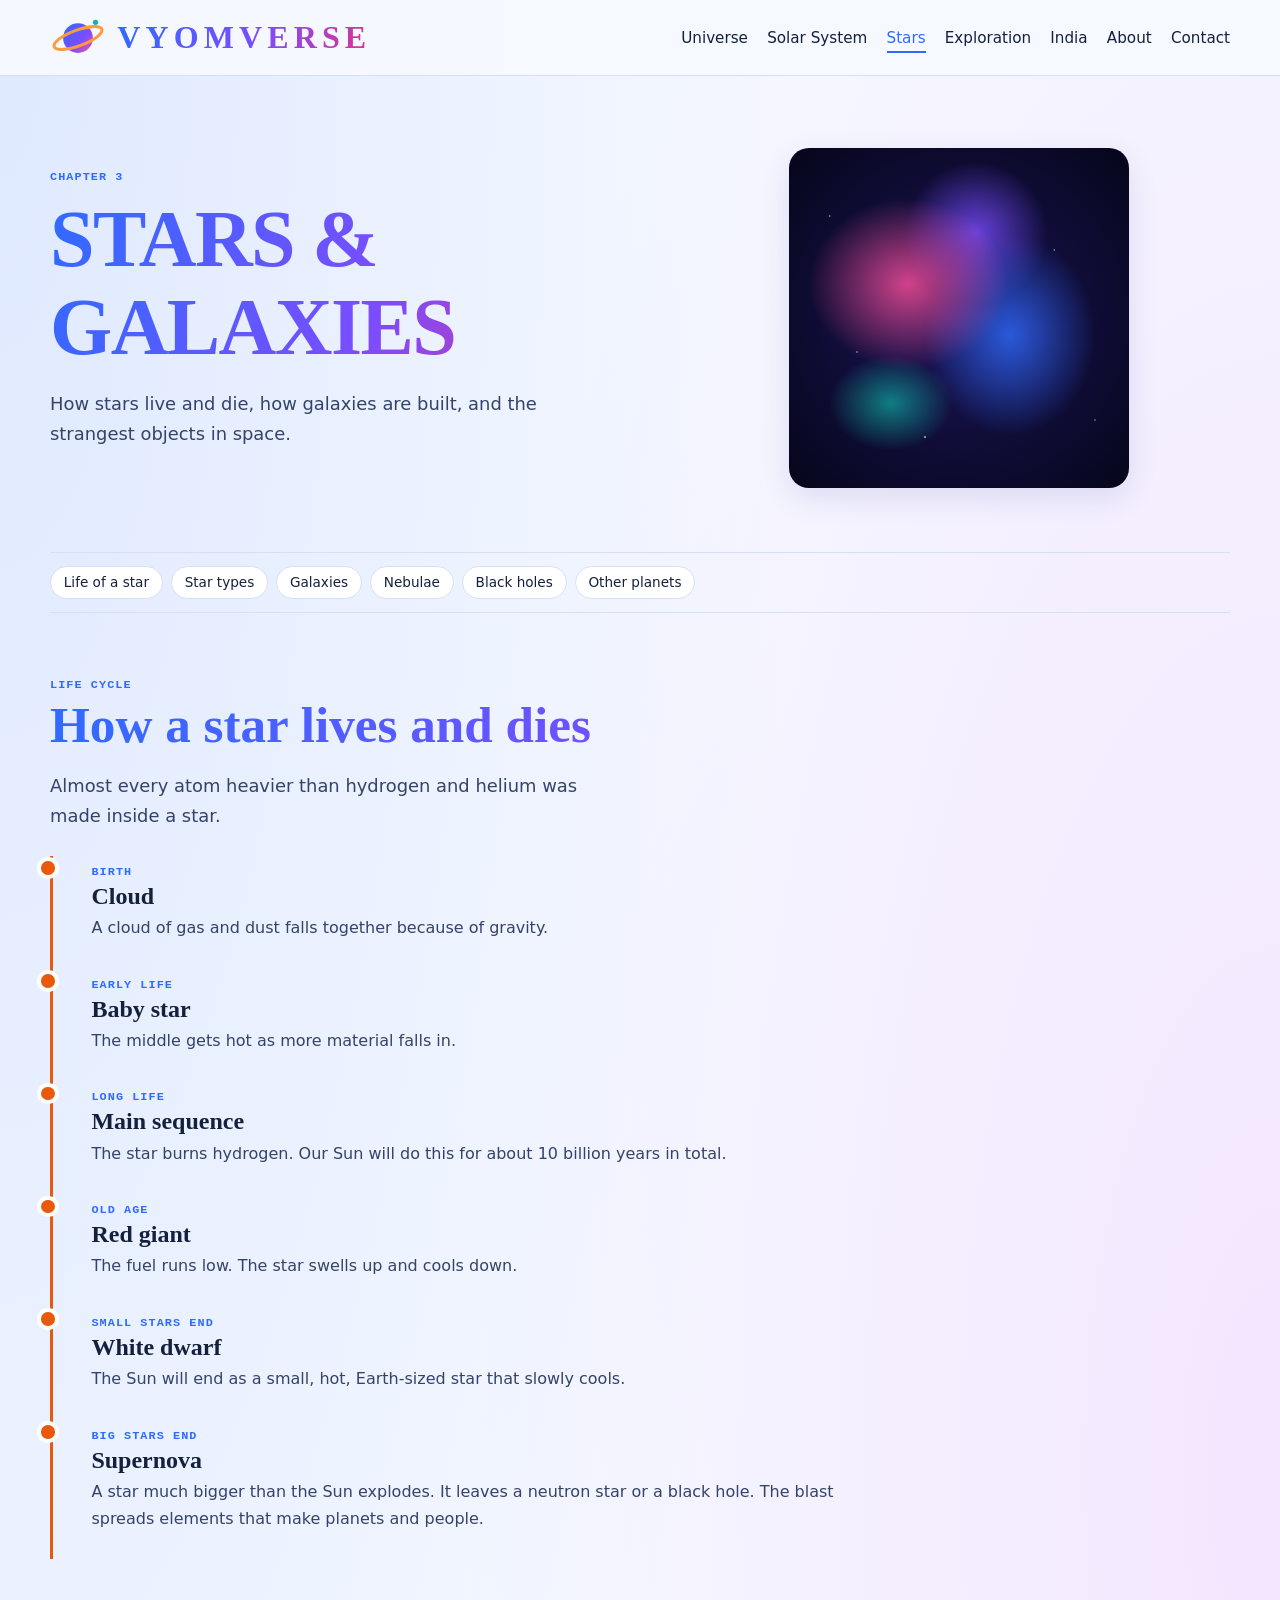
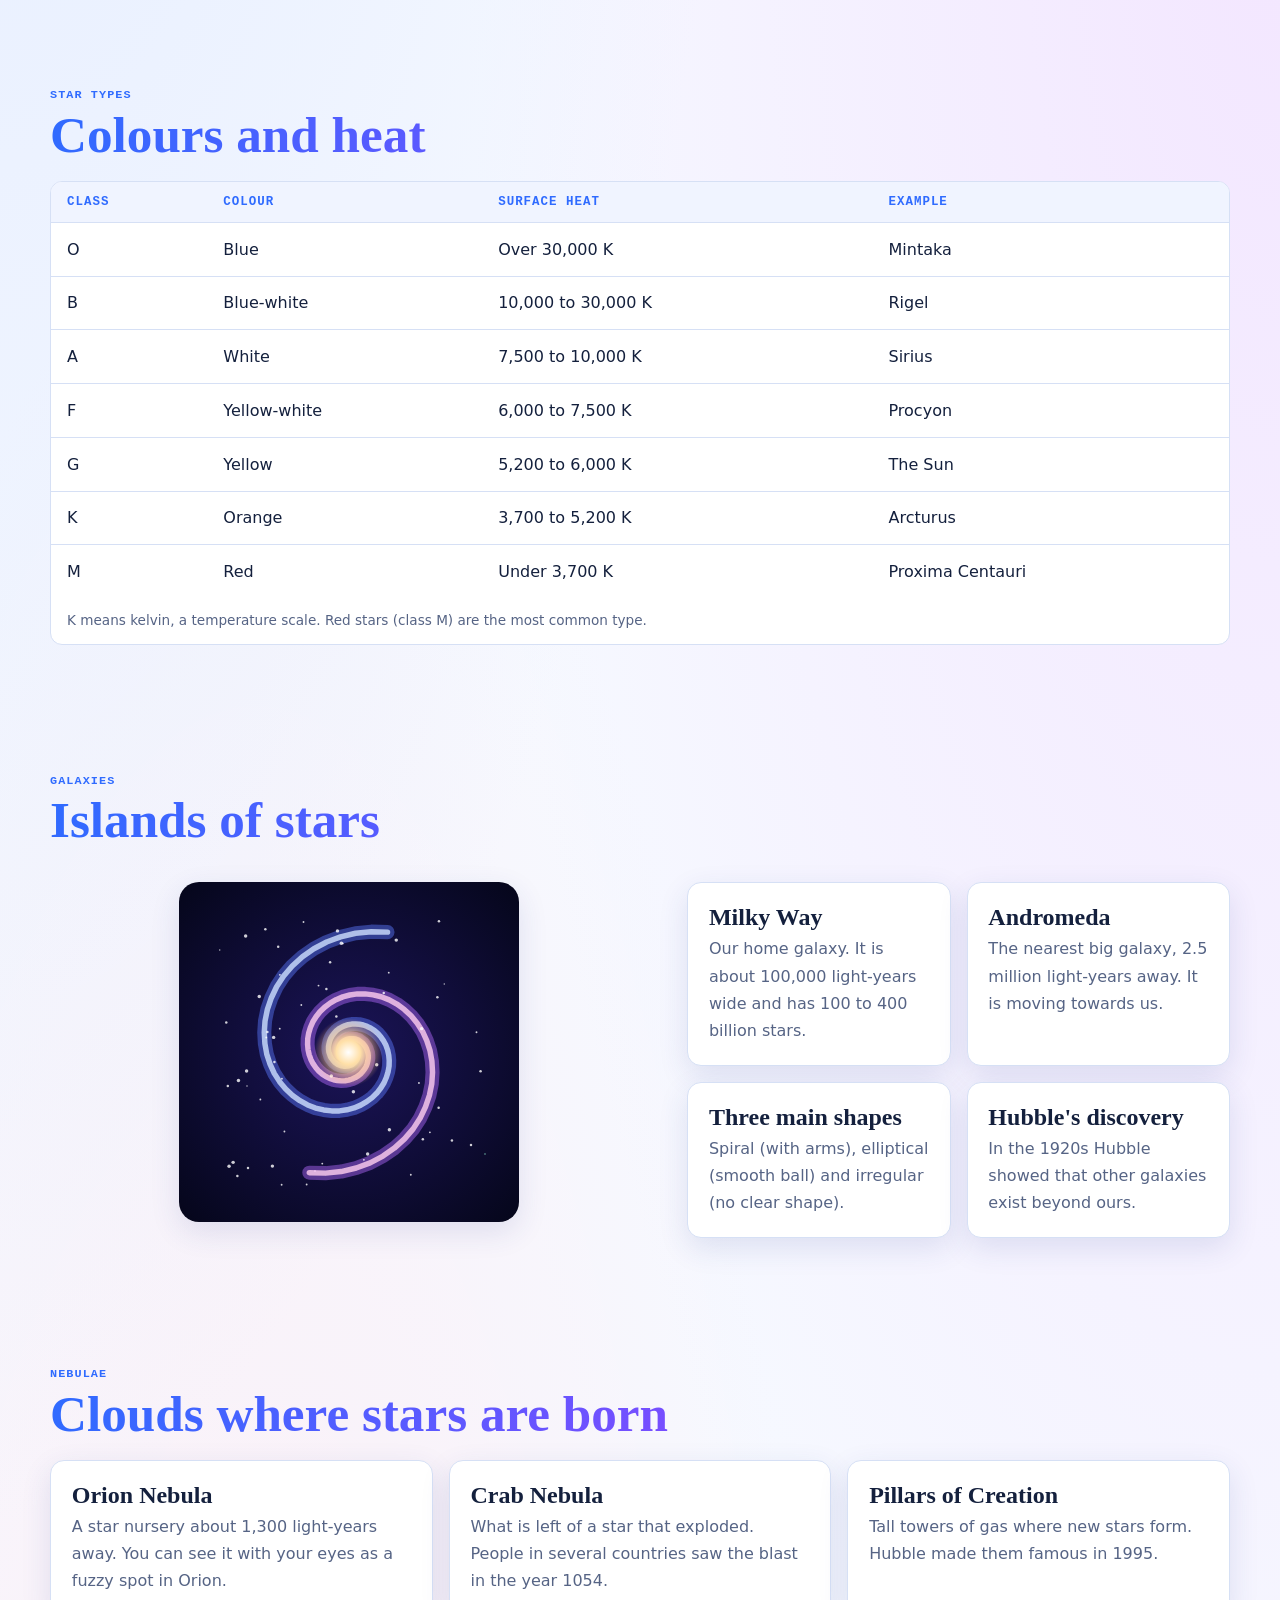
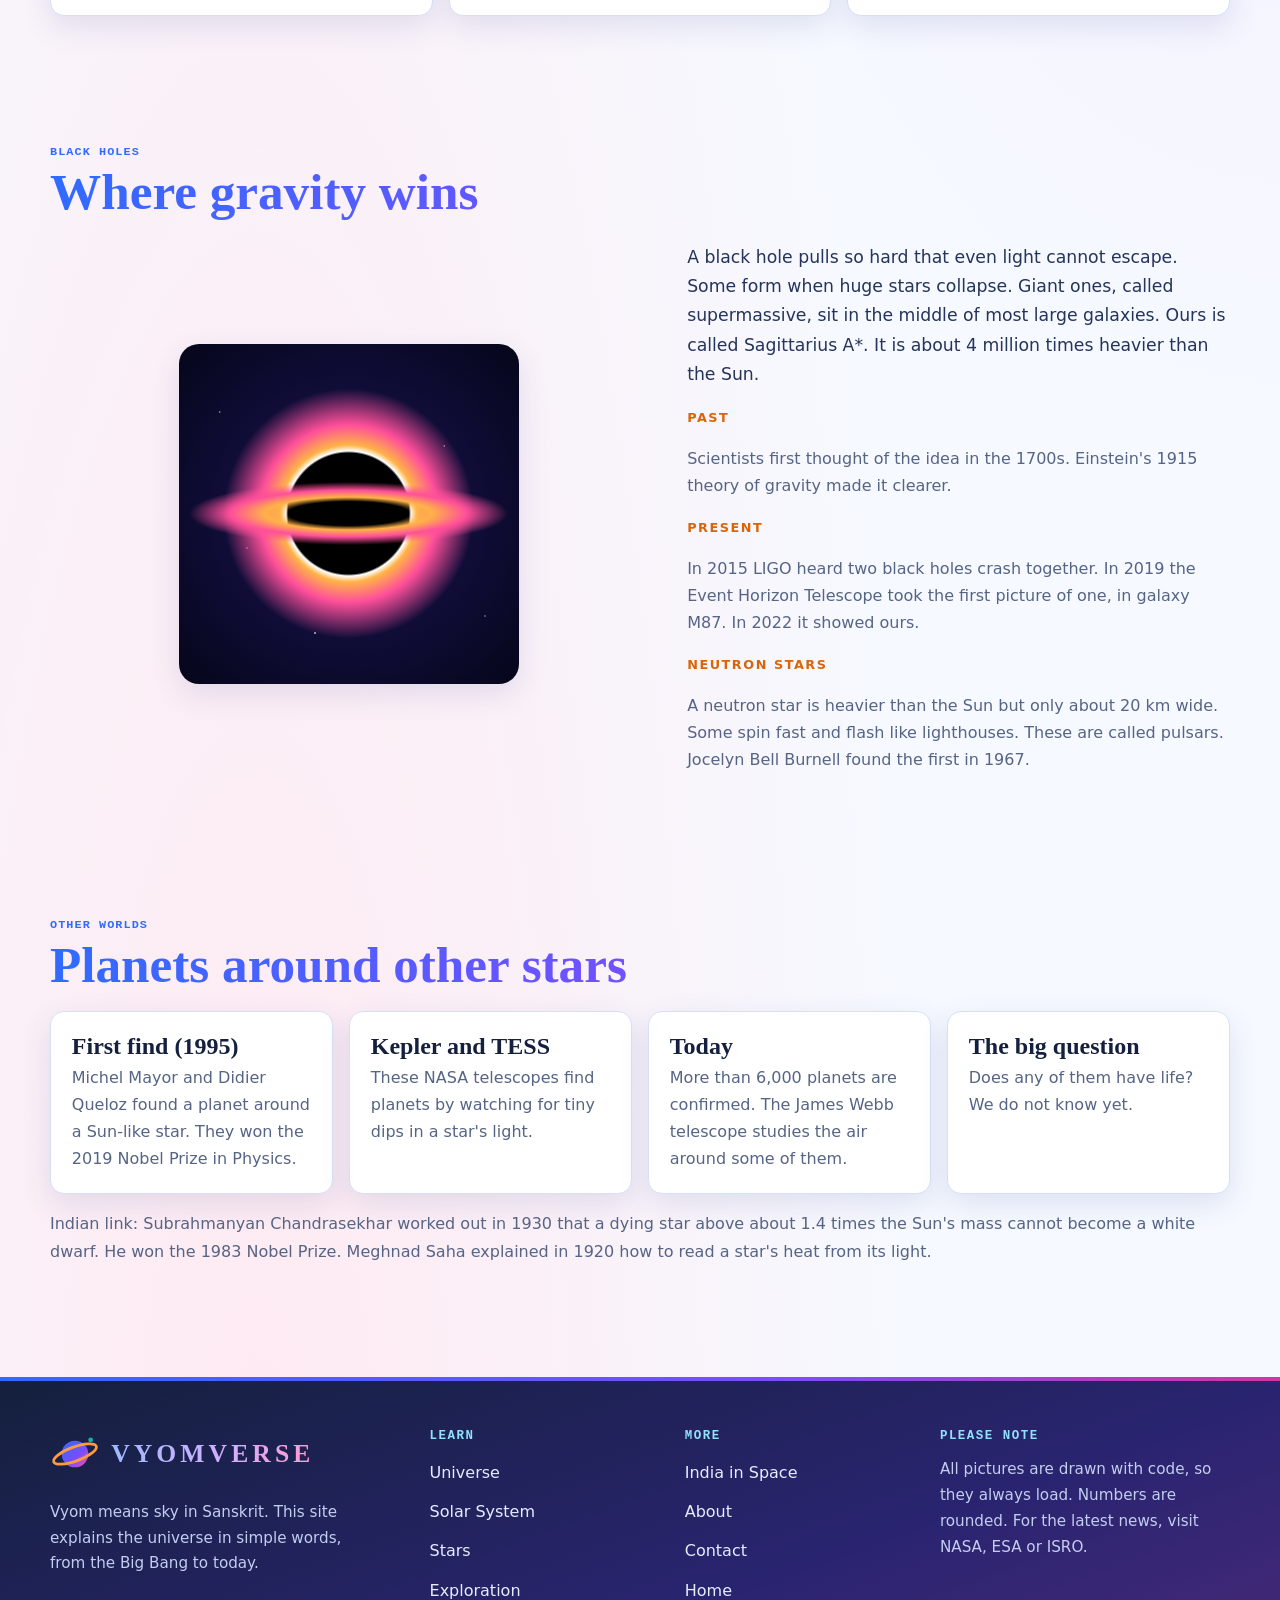
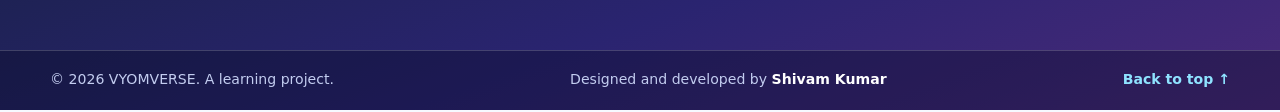
<file: stars.html>
<!DOCTYPE html><html lang="en"><head><meta charset="utf-8"><meta name="viewport" content="width=device-width,initial-scale=1"><meta name="theme-color" content="#f6f9ff"><title>Stars, Galaxies and Black Holes | VYOMVERSE</title><meta name="description" content="VYOMVERSE explains the universe in simple words, from the Big Bang to today, with a full chapter on India in space.">
<link rel="icon" type="image/svg+xml" href="favicon.svg"><link rel="stylesheet" href="style.css"></head><body>
<a class="skip" href="#main">Skip to content</a><header class="site-head"><div class="wrap bar"><a class="brand" href="index.html" aria-label="VYOMVERSE home"><svg viewBox="0 0 64 64" width="56" height="56" aria-hidden="true"><defs><linearGradient id="lg" x1="0" y1="0" x2="1" y2="1"><stop offset="0" stop-color="#2f6bff"/><stop offset=".6" stop-color="#7a4dff"/><stop offset="1" stop-color="#ff4f9a"/></linearGradient></defs><circle cx="32" cy="32" r="17" fill="url(#lg)"/><ellipse cx="32" cy="32" rx="29" ry="9" fill="none" stroke="#ff9a3d" stroke-width="3.5" transform="rotate(-20 32 32)"/><circle cx="52" cy="14" r="3" fill="#0fb5a6"/></svg><span>VYOMVERSE</span></a>
<input type="checkbox" id="menu" class="menu-chk" aria-label="Open menu"><label for="menu" class="menu-btn">Menu</label><ul class="links"><li><a href="universe.html">Universe</a></li><li><a href="solar-system.html">Solar System</a></li><li><a href="stars.html" aria-current=page>Stars</a></li><li><a href="exploration.html">Exploration</a></li><li><a href="india.html">India</a></li><li><a href="about.html">About</a></li><li><a href="contact.html">Contact</a></li></ul></div></header><main id="main"><section class="phero"><div class="wrap two"><div><p class="mono">CHAPTER 3</p><h1 class="gt">STARS & GALAXIES</h1><p class="lead">How stars live and die, how galaxies are built, and the strangest objects in space.</p></div><div class="fl" role="img" aria-label="A glowing space cloud"><div class="space"><div class="nb"></div></div></div></div></section><nav class="toc wrap" aria-label="On this page"><a href="#life">Life of a star</a><a href="#types">Star types</a><a href="#galaxies">Galaxies</a><a href="#nebulae">Nebulae</a><a href="#blackholes">Black holes</a><a href="#exo">Other planets</a></nav><section class="sec wrap" id="life"><p class="mono">LIFE CYCLE</p><h2 class="big gt">How a star lives and dies</h2><p class=lead>Almost every atom heavier than hydrogen and helium was made inside a star.</p><ol class="tl t6"><li><span class="mono">Birth</span><h3>Cloud</h3><p>A cloud of gas and dust falls together because of gravity.</p></li><li><span class="mono">Early life</span><h3>Baby star</h3><p>The middle gets hot as more material falls in.</p></li><li><span class="mono">Long life</span><h3>Main sequence</h3><p>The star burns hydrogen. Our Sun will do this for about 10 billion years in total.</p></li><li><span class="mono">Old age</span><h3>Red giant</h3><p>The fuel runs low. The star swells up and cools down.</p></li><li><span class="mono">Small stars end</span><h3>White dwarf</h3><p>The Sun will end as a small, hot, Earth-sized star that slowly cools.</p></li><li><span class="mono">Big stars end</span><h3>Supernova</h3><p>A star much bigger than the Sun explodes. It leaves a neutron star or a black hole. The blast spreads elements that make planets and people.</p></li></ol></section><section class="sec wrap" id="types"><p class="mono">STAR TYPES</p><h2 class="big gt">Colours and heat</h2><div class="tw"><table><caption>K means kelvin, a temperature scale. Red stars (class M) are the most common type.</caption><thead><tr><th>Class</th><th>Colour</th><th>Surface heat</th><th>Example</th></tr></thead><tbody><tr><td>O</td><td>Blue</td><td>Over 30,000 K</td><td>Mintaka</td></tr><tr><td>B</td><td>Blue-white</td><td>10,000 to 30,000 K</td><td>Rigel</td></tr><tr><td>A</td><td>White</td><td>7,500 to 10,000 K</td><td>Sirius</td></tr><tr><td>F</td><td>Yellow-white</td><td>6,000 to 7,500 K</td><td>Procyon</td></tr><tr><td>G</td><td>Yellow</td><td>5,200 to 6,000 K</td><td>The Sun</td></tr><tr><td>K</td><td>Orange</td><td>3,700 to 5,200 K</td><td>Arcturus</td></tr><tr><td>M</td><td>Red</td><td>Under 3,700 K</td><td>Proxima Centauri</td></tr></tbody></table></div></section><section class="sec wrap" id="galaxies"><p class="mono">GALAXIES</p><h2 class="big gt">Islands of stars</h2><div class="two"><div class="fl" role="img" aria-label="Spinning galaxy"><div class="space"><svg class="gxs" viewBox="0 0 200 200" aria-hidden="true"><defs><radialGradient id="core"><stop offset="0" stop-color="#fff"/><stop offset=".35" stop-color="#ffe0a8"/><stop offset="1" stop-color="#ffb36b" stop-opacity="0"/></radialGradient></defs><g class="spin"><polyline points="106.0,100.0 106.1,100.8 106.2,101.6 106.1,102.4 105.9,103.3 105.6,104.1 105.2,104.9 104.6,105.7 104.0,106.4 103.2,107.1 102.4,107.7 101.4,108.2 100.4,108.5 99.3,108.7 98.1,108.8 96.9,108.8 95.7,108.6 94.5,108.2 93.3,107.7 92.2,106.9 91.1,106.1 90.1,105.0 89.3,103.9 88.5,102.6 88.0,101.1 87.5,99.6 87.3,97.9 87.3,96.2 87.6,94.5 88.0,92.8 88.7,91.0 89.6,89.4 90.8,87.8 92.2,86.3 93.8,85.0 95.6,83.9 97.6,83.0 99.8,82.3 102.1,81.9 104.5,81.8 107.0,82.0 109.5,82.5 112.0,83.4 114.4,84.6 116.7,86.1 118.9,88.0 120.8,90.2 122.6,92.8 124.0,95.5 125.1,98.6 125.8,101.8 126.1,105.2 126.0,108.8 125.4,112.3 124.3,115.9 122.8,119.4 120.7,122.8 118.2,126.0 115.2,128.9 111.7,131.5 107.9,133.7 103.6,135.5 99.1,136.7 94.3,137.4 89.3,137.4 84.2,136.8 79.0,135.6 73.9,133.6 69.0,130.9 64.3,127.5 59.9,123.4 56.0,118.7 52.6,113.4 49.9,107.5 47.8,101.1 46.6,94.3 46.2,87.2 46.7,79.9 48.2,72.5 50.7,65.2 54.1,58.0 58.6,51.1 64.1,44.7 70.6,38.8 77.9,33.7 86.1,29.4 95.0,26.1 104.6,23.8 114.6,22.8 125.0,23.1" fill="none" stroke="#5b7bff" stroke-width="9" stroke-linecap="round" stroke-linejoin="round" opacity="0.45"/><polyline points="94.0,100.0 93.9,99.2 93.8,98.4 93.9,97.6 94.1,96.7 94.4,95.9 94.8,95.1 95.4,94.3 96.0,93.6 96.8,92.9 97.6,92.3 98.6,91.8 99.6,91.5 100.7,91.3 101.9,91.2 103.1,91.2 104.3,91.4 105.5,91.8 106.7,92.3 107.8,93.1 108.9,93.9 109.9,95.0 110.7,96.1 111.5,97.4 112.0,98.9 112.5,100.4 112.7,102.1 112.7,103.8 112.4,105.5 112.0,107.2 111.3,109.0 110.4,110.6 109.2,112.2 107.8,113.7 106.2,115.0 104.4,116.1 102.4,117.0 100.2,117.7 97.9,118.1 95.5,118.2 93.0,118.0 90.5,117.5 88.0,116.6 85.6,115.4 83.3,113.9 81.1,112.0 79.2,109.8 77.4,107.2 76.0,104.5 74.9,101.4 74.2,98.2 73.9,94.8 74.0,91.2 74.6,87.7 75.7,84.1 77.2,80.6 79.3,77.2 81.8,74.0 84.8,71.1 88.3,68.5 92.1,66.3 96.4,64.5 100.9,63.3 105.7,62.6 110.7,62.6 115.8,63.2 121.0,64.4 126.1,66.4 131.0,69.1 135.7,72.5 140.1,76.6 144.0,81.3 147.4,86.6 150.1,92.5 152.2,98.9 153.4,105.7 153.8,112.8 153.3,120.1 151.8,127.5 149.3,134.8 145.9,142.0 141.4,148.9 135.9,155.3 129.4,161.2 122.1,166.3 113.9,170.6 105.0,173.9 95.4,176.2 85.4,177.2 75.0,176.9" fill="none" stroke="#b36bff" stroke-width="9" stroke-linecap="round" stroke-linejoin="round" opacity="0.45"/><polyline points="106.0,100.0 106.1,100.8 106.2,101.6 106.1,102.4 105.9,103.3 105.6,104.1 105.2,104.9 104.6,105.7 104.0,106.4 103.2,107.1 102.4,107.7 101.4,108.2 100.4,108.5 99.3,108.7 98.1,108.8 96.9,108.8 95.7,108.6 94.5,108.2 93.3,107.7 92.2,106.9 91.1,106.1 90.1,105.0 89.3,103.9 88.5,102.6 88.0,101.1 87.5,99.6 87.3,97.9 87.3,96.2 87.6,94.5 88.0,92.8 88.7,91.0 89.6,89.4 90.8,87.8 92.2,86.3 93.8,85.0 95.6,83.9 97.6,83.0 99.8,82.3 102.1,81.9 104.5,81.8 107.0,82.0 109.5,82.5 112.0,83.4 114.4,84.6 116.7,86.1 118.9,88.0 120.8,90.2 122.6,92.8 124.0,95.5 125.1,98.6 125.8,101.8 126.1,105.2 126.0,108.8 125.4,112.3 124.3,115.9 122.8,119.4 120.7,122.8 118.2,126.0 115.2,128.9 111.7,131.5 107.9,133.7 103.6,135.5 99.1,136.7 94.3,137.4 89.3,137.4 84.2,136.8 79.0,135.6 73.9,133.6 69.0,130.9 64.3,127.5 59.9,123.4 56.0,118.7 52.6,113.4 49.9,107.5 47.8,101.1 46.6,94.3 46.2,87.2 46.7,79.9 48.2,72.5 50.7,65.2 54.1,58.0 58.6,51.1 64.1,44.7 70.6,38.8 77.9,33.7 86.1,29.4 95.0,26.1 104.6,23.8 114.6,22.8 125.0,23.1" fill="none" stroke="#cfe0ff" stroke-width="3.5" stroke-linecap="round" stroke-linejoin="round" opacity="0.8"/><polyline points="94.0,100.0 93.9,99.2 93.8,98.4 93.9,97.6 94.1,96.7 94.4,95.9 94.8,95.1 95.4,94.3 96.0,93.6 96.8,92.9 97.6,92.3 98.6,91.8 99.6,91.5 100.7,91.3 101.9,91.2 103.1,91.2 104.3,91.4 105.5,91.8 106.7,92.3 107.8,93.1 108.9,93.9 109.9,95.0 110.7,96.1 111.5,97.4 112.0,98.9 112.5,100.4 112.7,102.1 112.7,103.8 112.4,105.5 112.0,107.2 111.3,109.0 110.4,110.6 109.2,112.2 107.8,113.7 106.2,115.0 104.4,116.1 102.4,117.0 100.2,117.7 97.9,118.1 95.5,118.2 93.0,118.0 90.5,117.5 88.0,116.6 85.6,115.4 83.3,113.9 81.1,112.0 79.2,109.8 77.4,107.2 76.0,104.5 74.9,101.4 74.2,98.2 73.9,94.8 74.0,91.2 74.6,87.7 75.7,84.1 77.2,80.6 79.3,77.2 81.8,74.0 84.8,71.1 88.3,68.5 92.1,66.3 96.4,64.5 100.9,63.3 105.7,62.6 110.7,62.6 115.8,63.2 121.0,64.4 126.1,66.4 131.0,69.1 135.7,72.5 140.1,76.6 144.0,81.3 147.4,86.6 150.1,92.5 152.2,98.9 153.4,105.7 153.8,112.8 153.3,120.1 151.8,127.5 149.3,134.8 145.9,142.0 141.4,148.9 135.9,155.3 129.4,161.2 122.1,166.3 113.9,170.6 105.0,173.9 95.4,176.2 85.4,177.2 75.0,176.9" fill="none" stroke="#ffd0f0" stroke-width="3.5" stroke-linecap="round" stroke-linejoin="round" opacity="0.8"/><circle cx="55.1" cy="32.5" r="0.8" fill="#fff" opacity=".8"/><circle cx="96.4" cy="30.3" r="0.6" fill="#fff" opacity=".8"/><circle cx="83.3" cy="171.1" r="0.6" fill="#fff" opacity=".8"/><circle cx="52.7" cy="106.2" r="0.8" fill="#fff" opacity=".8"/><circle cx="147.6" cy="155.6" r="0.8" fill="#fff" opacity=".8"/><circle cx="51.4" cy="172.7" r="1.1" fill="#fff" opacity=".8"/><circle cx="152.1" cy="151.1" r="0.6" fill="#fff" opacity=".8"/><circle cx="43.0" cy="64.2" r="1.1" fill="#fff" opacity=".8"/><circle cx="178.4" cy="159.2" r="0.8" fill="#fff" opacity=".8"/><circle cx="29.7" cy="118.0" r="1.1" fill="#fff" opacity=".8"/><circle cx="80.9" cy="57.3" r="0.6" fill="#fff" opacity=".8"/><circle cx="95.5" cy="30.2" r="1.1" fill="#fff" opacity=".8"/><circle cx="157.9" cy="16.2" r="0.8" fill="#fff" opacity=".8"/><circle cx="112.3" cy="165.0" r="1.1" fill="#fff" opacity=".8"/><circle cx="48.2" cy="87.0" r="0.8" fill="#fff" opacity=".8"/><circle cx="88.3" cy="42.4" r="0.8" fill="#fff" opacity=".8"/><circle cx="59.1" cy="150.6" r="0.6" fill="#fff" opacity=".8"/><circle cx="22.9" cy="121.5" r="0.8" fill="#fff" opacity=".8"/><circle cx="103.2" cy="125.2" r="1.1" fill="#fff" opacity=".8"/><circle cx="73.3" cy="184.5" r="0.6" fill="#fff" opacity=".8"/><circle cx="26.3" cy="170.3" r="1.1" fill="#fff" opacity=".8"/><circle cx="122.6" cy="62.0" r="0.8" fill="#fff" opacity=".8"/><circle cx="89.1" cy="115.1" r="1.1" fill="#fff" opacity=".8"/><circle cx="109.9" cy="168.7" r="0.6" fill="#fff" opacity=".8"/><circle cx="157.7" cy="135.4" r="0.8" fill="#fff" opacity=".8"/><circle cx="145.1" cy="119.6" r="0.6" fill="#fff" opacity=".8"/><circle cx="35.8" cy="173.9" r="0.8" fill="#fff" opacity=".8"/><circle cx="93.0" cy="22.3" r="1.1" fill="#fff" opacity=".8"/><circle cx="29.0" cy="179.0" r="0.8" fill="#fff" opacity=".8"/><circle cx="139.9" cy="178.2" r="0.6" fill="#fff" opacity=".8"/><circle cx="69.9" cy="69.7" r="0.6" fill="#fff" opacity=".8"/><circle cx="146.8" cy="84.8" r="1.1" fill="#fff" opacity=".8"/><circle cx="130.6" cy="28.2" r="1.1" fill="#fff" opacity=".8"/><circle cx="47.5" cy="90.5" r="0.6" fill="#fff" opacity=".8"/><circle cx="57.5" cy="116.8" r="0.6" fill="#fff" opacity=".8"/><circle cx="71.3" cy="16.6" r="0.6" fill="#fff" opacity=".8"/><circle cx="92.3" cy="77.1" r="0.8" fill="#fff" opacity=".8"/><circle cx="184.5" cy="112.1" r="0.8" fill="#fff" opacity=".8"/><circle cx="181.9" cy="87.1" r="0.6" fill="#fff" opacity=".8"/><circle cx="34.3" cy="25.6" r="1.1" fill="#fff" opacity=".8"/><circle cx="43.7" cy="130.1" r="0.6" fill="#fff" opacity=".8"/><circle cx="118.1" cy="107.9" r="1.1" fill="#fff" opacity=".8"/><circle cx="57.3" cy="184.6" r="0.6" fill="#fff" opacity=".8"/><circle cx="156.9" cy="64.8" r="0.8" fill="#fff" opacity=".8"/><circle cx="125.8" cy="49.0" r="0.6" fill="#fff" opacity=".8"/><circle cx="56.1" cy="84.8" r="0.6" fill="#fff" opacity=".8"/><circle cx="52.2" cy="90.4" r="1.1" fill="#fff" opacity=".8"/><circle cx="166.2" cy="156.3" r="0.8" fill="#fff" opacity=".8"/><circle cx="46.9" cy="21.3" r="0.8" fill="#fff" opacity=".8"/><circle cx="56.2" cy="50.4" r="0.6" fill="#fff" opacity=".8"/><circle cx="85.9" cy="59.5" r="0.8" fill="#fff" opacity=".8"/><circle cx="23.7" cy="172.8" r="1.1" fill="#fff" opacity=".8"/><circle cx="34.9" cy="111.9" r="1.1" fill="#fff" opacity=".8"/><circle cx="126.2" cy="149.4" r="1.1" fill="#fff" opacity=".8"/><circle cx="21.9" cy="80.9" r="0.8" fill="#fff" opacity=".8"/><circle cx="100" cy="100" r="22" fill="url(#core)"/></g></svg></div></div><div><div class="cards"><article class="card"><h3>Milky Way</h3><p class="muted">Our home galaxy. It is about 100,000 light-years wide and has 100 to 400 billion stars.</p></article><article class="card"><h3>Andromeda</h3><p class="muted">The nearest big galaxy, 2.5 million light-years away. It is moving towards us.</p></article><article class="card"><h3>Three main shapes</h3><p class="muted">Spiral (with arms), elliptical (smooth ball) and irregular (no clear shape).</p></article><article class="card"><h3>Hubble's discovery</h3><p class="muted">In the 1920s Hubble showed that other galaxies exist beyond ours.</p></article></div></div></div></section><section class="sec wrap" id="nebulae"><p class="mono">NEBULAE</p><h2 class="big gt">Clouds where stars are born</h2><div class="cards"><article class="card"><h3>Orion Nebula</h3><p class="muted">A star nursery about 1,300 light-years away. You can see it with your eyes as a fuzzy spot in Orion.</p></article><article class="card"><h3>Crab Nebula</h3><p class="muted">What is left of a star that exploded. People in several countries saw the blast in the year 1054.</p></article><article class="card"><h3>Pillars of Creation</h3><p class="muted">Tall towers of gas where new stars form. Hubble made them famous in 1995.</p></article></div></section><section class="sec wrap" id="blackholes"><p class="mono">BLACK HOLES</p><h2 class="big gt">Where gravity wins</h2><div class="two"><div class="fl" role="img" aria-label="A black hole with a glowing disc"><div class="space"><div class="bh"><i></i></div></div></div><div><p class="lead2">A black hole pulls so hard that even light cannot escape. Some form when huge stars collapse. Giant ones, called supermassive, sit in the middle of most large galaxies. Ours is called Sagittarius A*. It is about 4 million times heavier than the Sun.</p><h4>Past</h4><p class="muted">Scientists first thought of the idea in the 1700s. Einstein's 1915 theory of gravity made it clearer.</p><h4>Present</h4><p class="muted">In 2015 LIGO heard two black holes crash together. In 2019 the Event Horizon Telescope took the first picture of one, in galaxy M87. In 2022 it showed ours.</p><h4>Neutron stars</h4><p class="muted">A neutron star is heavier than the Sun but only about 20 km wide. Some spin fast and flash like lighthouses. These are called pulsars. Jocelyn Bell Burnell found the first in 1967.</p></div></div></section><section class="sec wrap" id="exo"><p class="mono">OTHER WORLDS</p><h2 class="big gt">Planets around other stars</h2><div class="cards"><article class="card"><h3>First find (1995)</h3><p class="muted">Michel Mayor and Didier Queloz found a planet around a Sun-like star. They won the 2019 Nobel Prize in Physics.</p></article><article class="card"><h3>Kepler and TESS</h3><p class="muted">These NASA telescopes find planets by watching for tiny dips in a star's light.</p></article><article class="card"><h3>Today</h3><p class="muted">More than 6,000 planets are confirmed. The James Webb telescope studies the air around some of them.</p></article><article class="card"><h3>The big question</h3><p class="muted">Does any of them have life? We do not know yet.</p></article></div><p class="muted">Indian link: Subrahmanyan Chandrasekhar worked out in 1930 that a dying star above about 1.4 times the Sun's mass cannot become a white dwarf. He won the 1983 Nobel Prize. Meghnad Saha explained in 1920 how to read a star's heat from its light.</p></section></main><footer class="site-foot"><div class="wrap fg"><div class="fbrand"><a class="flogo" href="index.html" aria-label="VYOMVERSE home"><svg viewBox="0 0 64 64" width="56" height="56" aria-hidden="true"><defs><linearGradient id="lg2" x1="0" y1="0" x2="1" y2="1"><stop offset="0" stop-color="#2f6bff"/><stop offset=".6" stop-color="#7a4dff"/><stop offset="1" stop-color="#ff4f9a"/></linearGradient></defs><circle cx="32" cy="32" r="17" fill="url(#lg2)"/><ellipse cx="32" cy="32" rx="29" ry="9" fill="none" stroke="#ff9a3d" stroke-width="3.5" transform="rotate(-20 32 32)"/><circle cx="52" cy="14" r="3" fill="#0fb5a6"/></svg><span>VYOMVERSE</span></a><p>Vyom means sky in Sanskrit. This site explains the universe in simple words, from the Big Bang to today.</p></div>
<nav aria-label="Footer: learn"><h2>Learn</h2><ul><li><a href="universe.html">Universe</a></li><li><a href="solar-system.html">Solar System</a></li><li><a href="stars.html">Stars</a></li><li><a href="exploration.html">Exploration</a></li></ul></nav>
<nav aria-label="Footer: more"><h2>More</h2><ul><li><a href="india.html">India in Space</a></li><li><a href="about.html">About</a></li><li><a href="contact.html">Contact</a></li><li><a href="index.html">Home</a></li></ul></nav>
<div><h2>Please note</h2><p>All pictures are drawn with code, so they always load. Numbers are rounded. For the latest news, visit NASA, ESA or ISRO.</p></div></div>
<div class="fbar"><div class="wrap fbar-in"><p>&copy; 2026 VYOMVERSE. A learning project.</p><p class="by">Designed and developed by <strong>Shivam Kumar</strong></p><a class="totop" href="#main">Back to top &uarr;</a></div></div></footer></body></html>
</file>
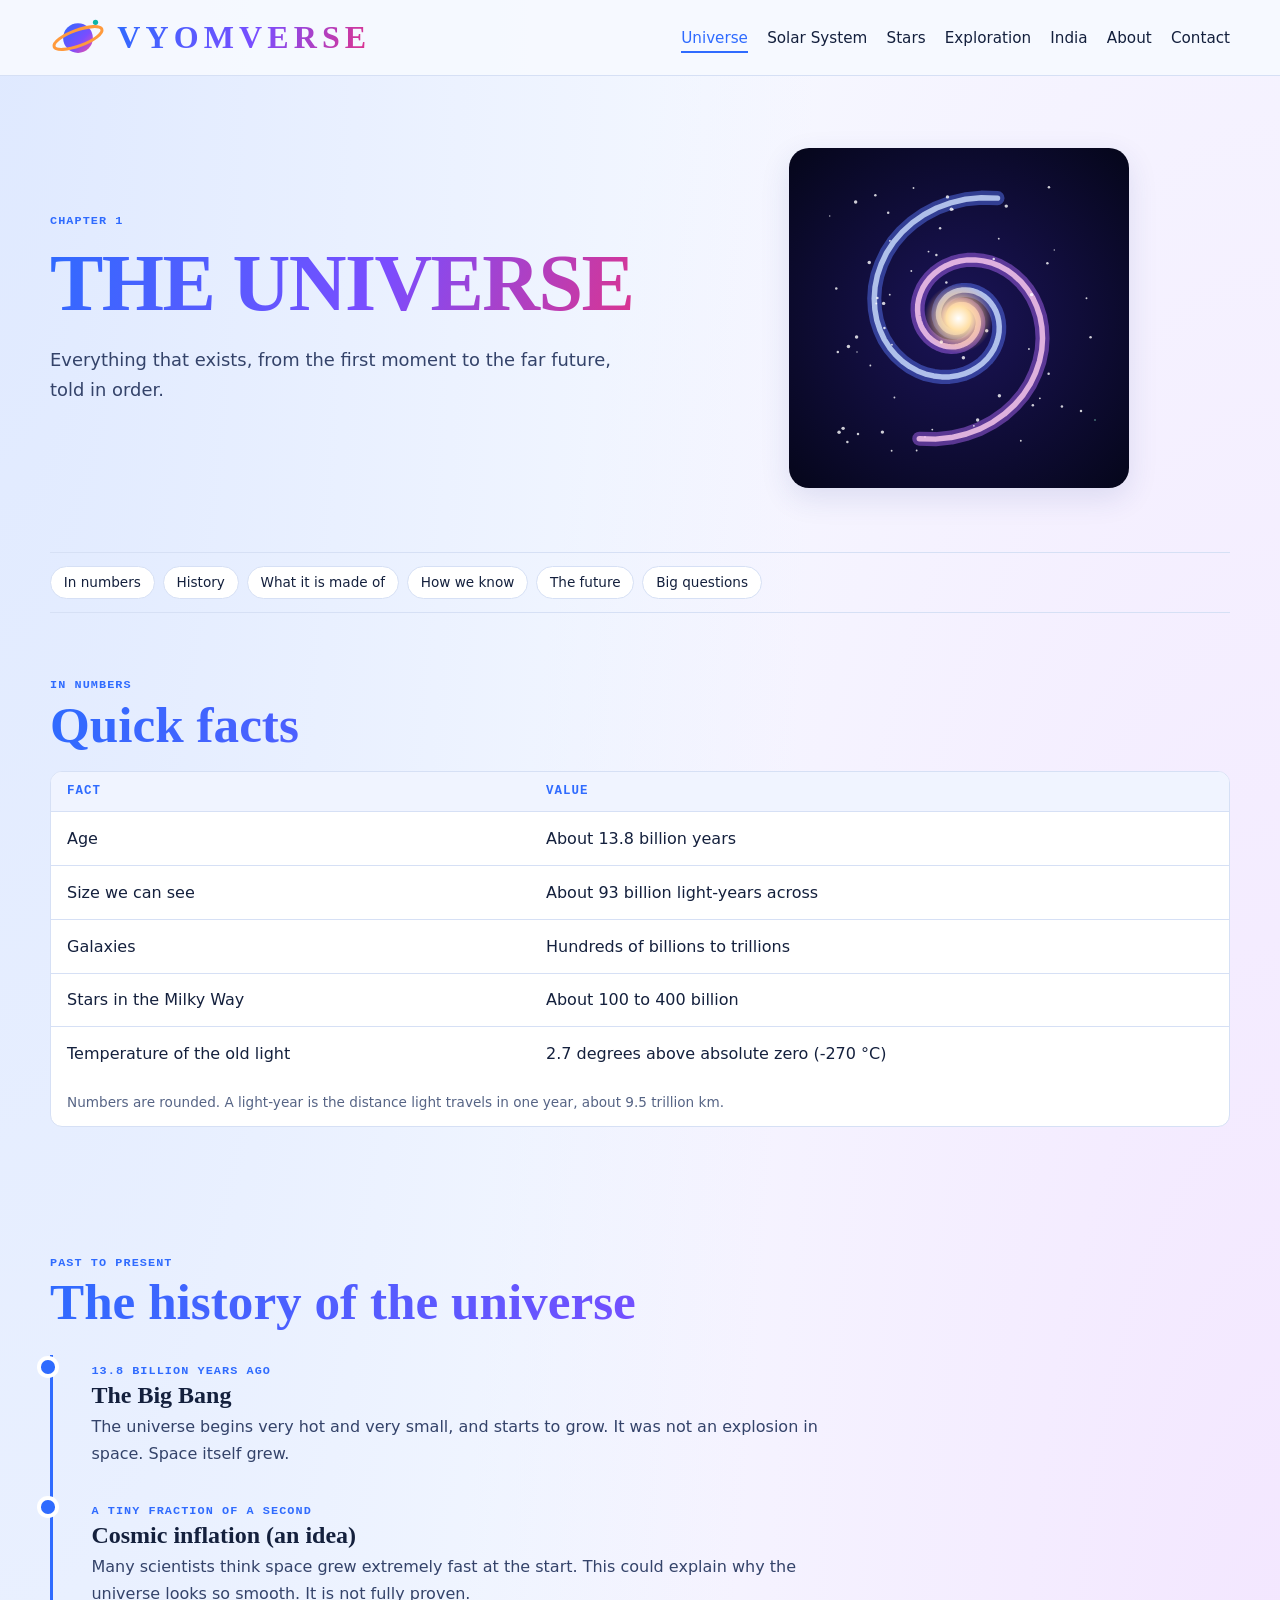
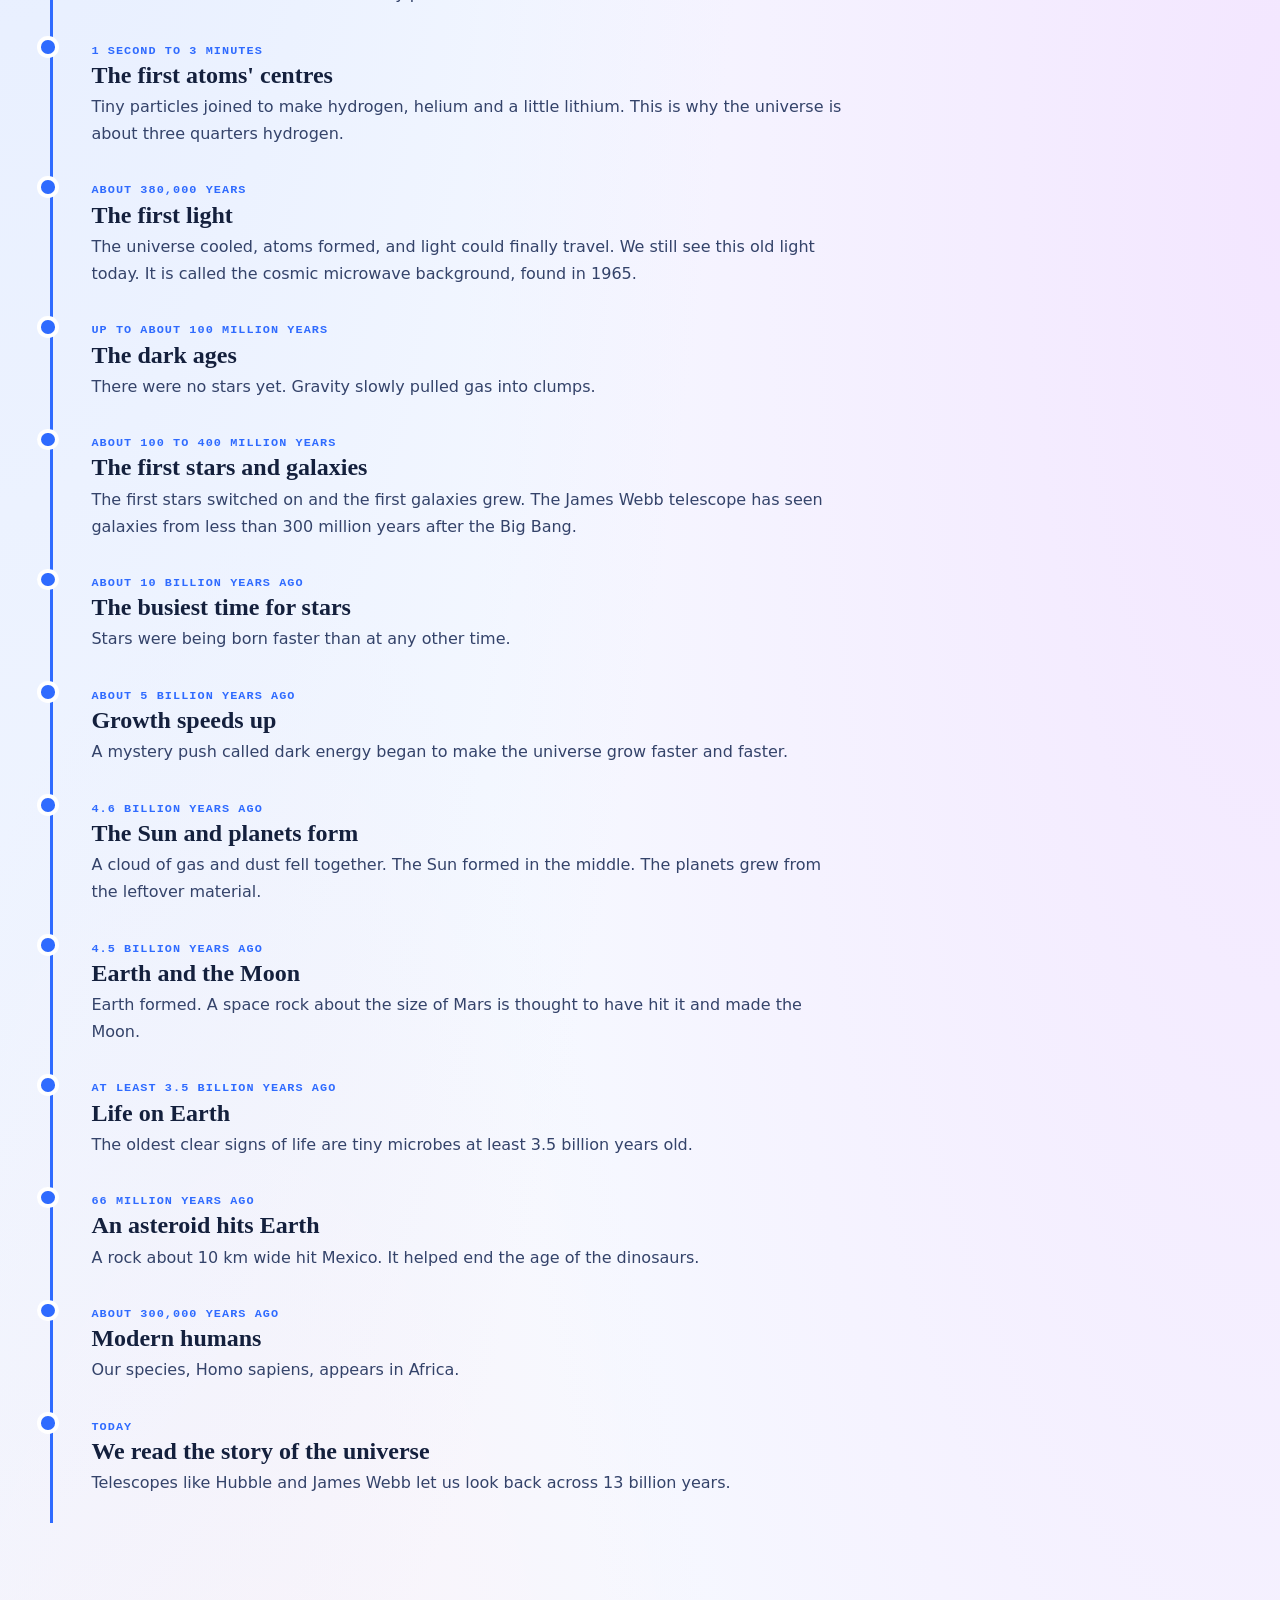
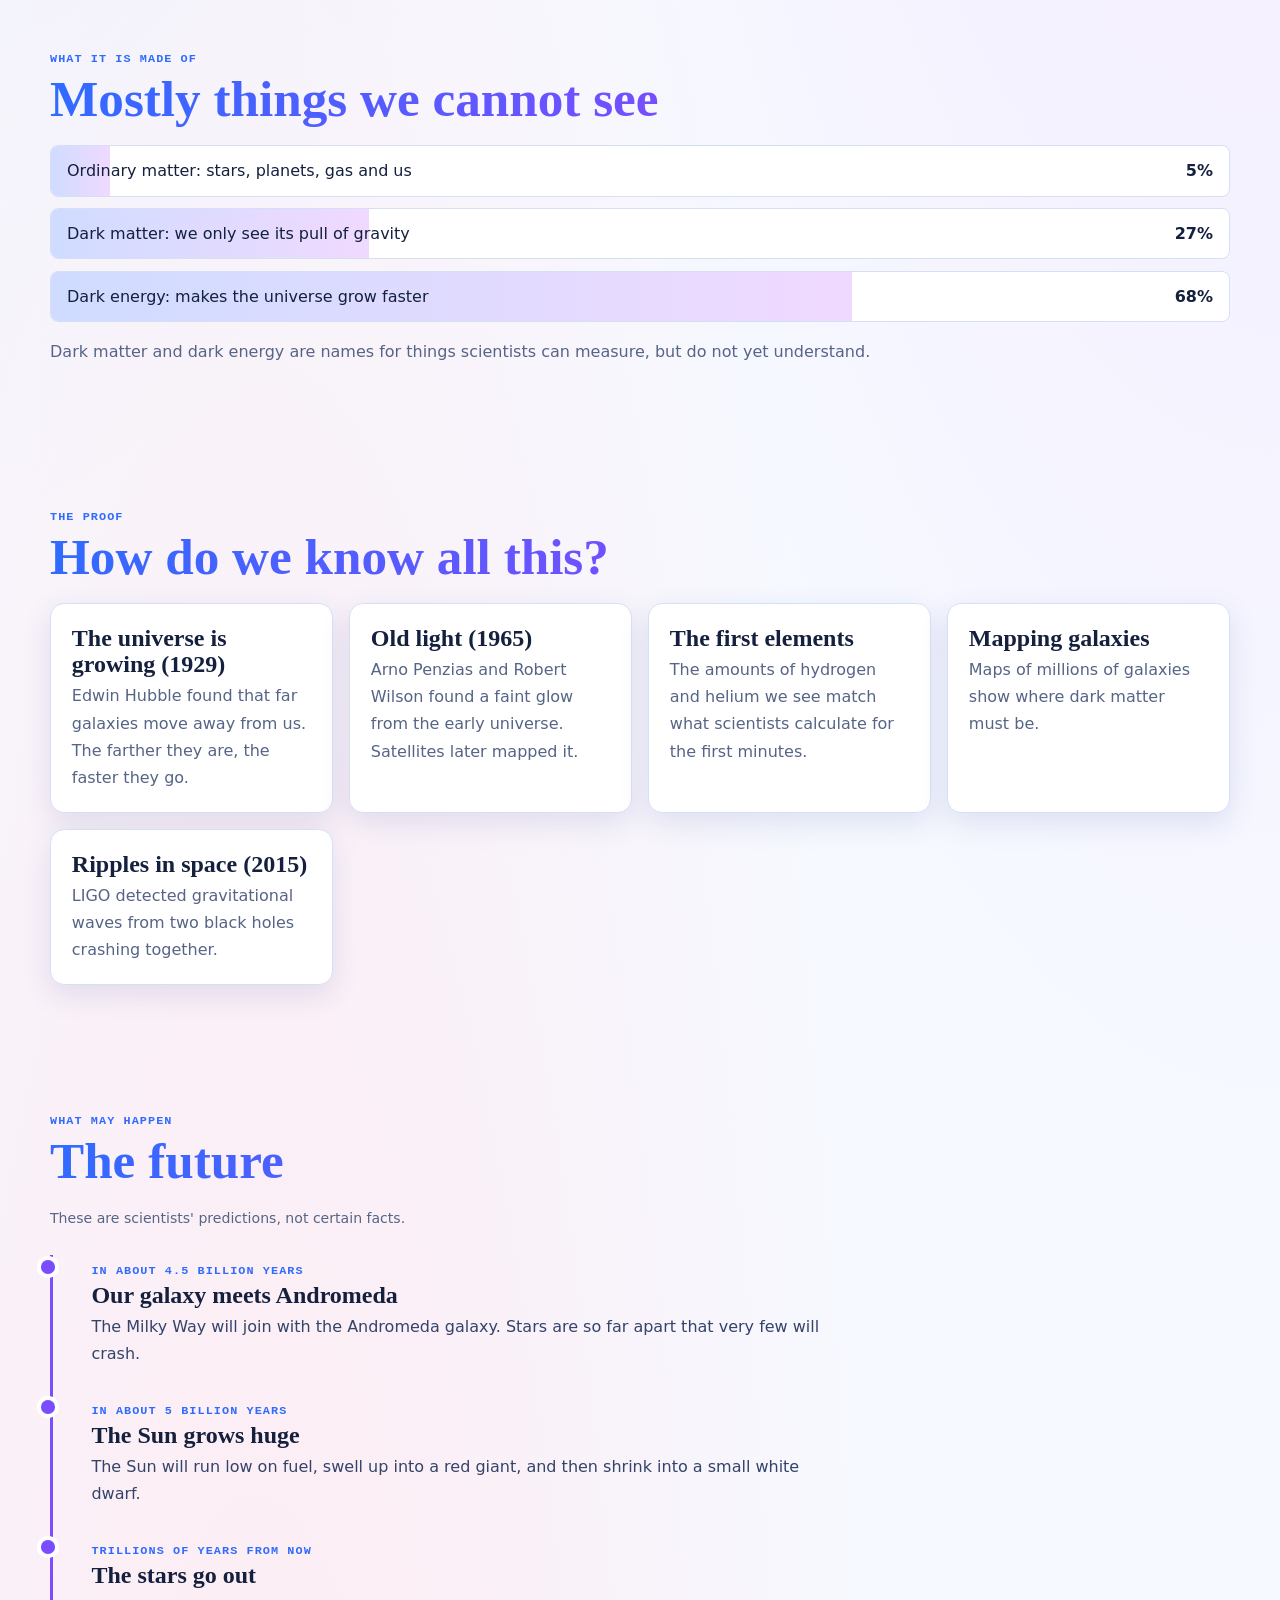
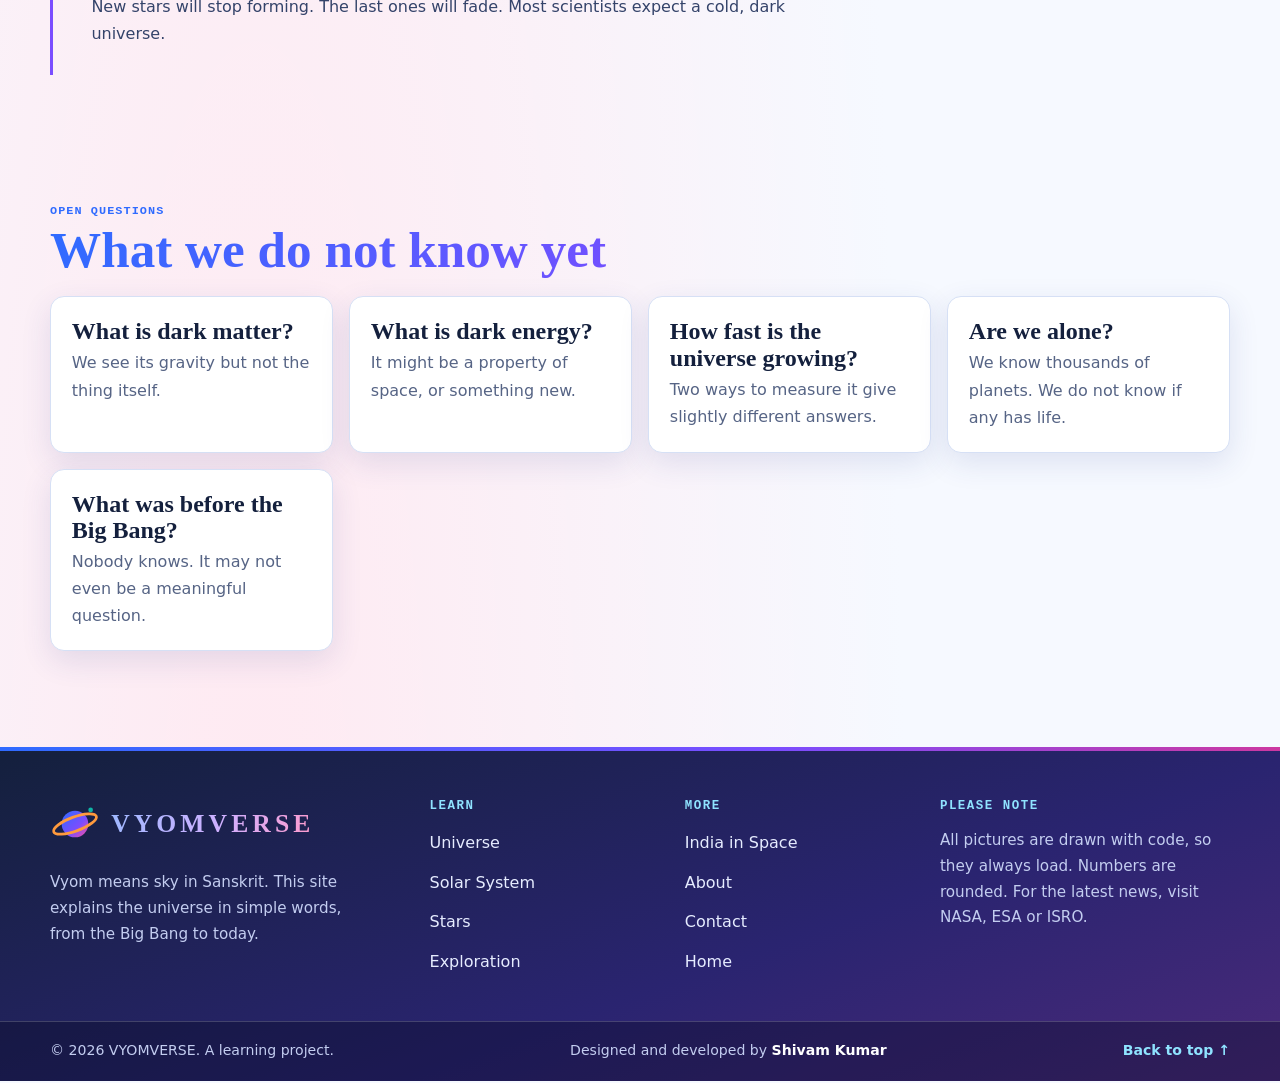
<file: universe.html>
<!DOCTYPE html><html lang="en"><head><meta charset="utf-8"><meta name="viewport" content="width=device-width,initial-scale=1"><meta name="theme-color" content="#f6f9ff"><title>The Universe: Past, Present and Future | VYOMVERSE</title><meta name="description" content="VYOMVERSE explains the universe in simple words, from the Big Bang to today, with a full chapter on India in space.">
<link rel="icon" type="image/svg+xml" href="favicon.svg"><link rel="stylesheet" href="style.css"></head><body>
<a class="skip" href="#main">Skip to content</a><header class="site-head"><div class="wrap bar"><a class="brand" href="index.html" aria-label="VYOMVERSE home"><svg viewBox="0 0 64 64" width="56" height="56" aria-hidden="true"><defs><linearGradient id="lg" x1="0" y1="0" x2="1" y2="1"><stop offset="0" stop-color="#2f6bff"/><stop offset=".6" stop-color="#7a4dff"/><stop offset="1" stop-color="#ff4f9a"/></linearGradient></defs><circle cx="32" cy="32" r="17" fill="url(#lg)"/><ellipse cx="32" cy="32" rx="29" ry="9" fill="none" stroke="#ff9a3d" stroke-width="3.5" transform="rotate(-20 32 32)"/><circle cx="52" cy="14" r="3" fill="#0fb5a6"/></svg><span>VYOMVERSE</span></a>
<input type="checkbox" id="menu" class="menu-chk" aria-label="Open menu"><label for="menu" class="menu-btn">Menu</label><ul class="links"><li><a href="universe.html" aria-current=page>Universe</a></li><li><a href="solar-system.html">Solar System</a></li><li><a href="stars.html">Stars</a></li><li><a href="exploration.html">Exploration</a></li><li><a href="india.html">India</a></li><li><a href="about.html">About</a></li><li><a href="contact.html">Contact</a></li></ul></div></header><main id="main"><section class="phero"><div class="wrap two"><div><p class="mono">CHAPTER 1</p><h1 class="gt">THE UNIVERSE</h1><p class="lead">Everything that exists, from the first moment to the far future, told in order.</p></div><div class="fl" role="img" aria-label="A spinning spiral galaxy"><div class="space"><svg class="gxs" viewBox="0 0 200 200" aria-hidden="true"><defs><radialGradient id="core"><stop offset="0" stop-color="#fff"/><stop offset=".35" stop-color="#ffe0a8"/><stop offset="1" stop-color="#ffb36b" stop-opacity="0"/></radialGradient></defs><g class="spin"><polyline points="106.0,100.0 106.1,100.8 106.2,101.6 106.1,102.4 105.9,103.3 105.6,104.1 105.2,104.9 104.6,105.7 104.0,106.4 103.2,107.1 102.4,107.7 101.4,108.2 100.4,108.5 99.3,108.7 98.1,108.8 96.9,108.8 95.7,108.6 94.5,108.2 93.3,107.7 92.2,106.9 91.1,106.1 90.1,105.0 89.3,103.9 88.5,102.6 88.0,101.1 87.5,99.6 87.3,97.9 87.3,96.2 87.6,94.5 88.0,92.8 88.7,91.0 89.6,89.4 90.8,87.8 92.2,86.3 93.8,85.0 95.6,83.9 97.6,83.0 99.8,82.3 102.1,81.9 104.5,81.8 107.0,82.0 109.5,82.5 112.0,83.4 114.4,84.6 116.7,86.1 118.9,88.0 120.8,90.2 122.6,92.8 124.0,95.5 125.1,98.6 125.8,101.8 126.1,105.2 126.0,108.8 125.4,112.3 124.3,115.9 122.8,119.4 120.7,122.8 118.2,126.0 115.2,128.9 111.7,131.5 107.9,133.7 103.6,135.5 99.1,136.7 94.3,137.4 89.3,137.4 84.2,136.8 79.0,135.6 73.9,133.6 69.0,130.9 64.3,127.5 59.9,123.4 56.0,118.7 52.6,113.4 49.9,107.5 47.8,101.1 46.6,94.3 46.2,87.2 46.7,79.9 48.2,72.5 50.7,65.2 54.1,58.0 58.6,51.1 64.1,44.7 70.6,38.8 77.9,33.7 86.1,29.4 95.0,26.1 104.6,23.8 114.6,22.8 125.0,23.1" fill="none" stroke="#5b7bff" stroke-width="9" stroke-linecap="round" stroke-linejoin="round" opacity="0.45"/><polyline points="94.0,100.0 93.9,99.2 93.8,98.4 93.9,97.6 94.1,96.7 94.4,95.9 94.8,95.1 95.4,94.3 96.0,93.6 96.8,92.9 97.6,92.3 98.6,91.8 99.6,91.5 100.7,91.3 101.9,91.2 103.1,91.2 104.3,91.4 105.5,91.8 106.7,92.3 107.8,93.1 108.9,93.9 109.9,95.0 110.7,96.1 111.5,97.4 112.0,98.9 112.5,100.4 112.7,102.1 112.7,103.8 112.4,105.5 112.0,107.2 111.3,109.0 110.4,110.6 109.2,112.2 107.8,113.7 106.2,115.0 104.4,116.1 102.4,117.0 100.2,117.7 97.9,118.1 95.5,118.2 93.0,118.0 90.5,117.5 88.0,116.6 85.6,115.4 83.3,113.9 81.1,112.0 79.2,109.8 77.4,107.2 76.0,104.5 74.9,101.4 74.2,98.2 73.9,94.8 74.0,91.2 74.6,87.7 75.7,84.1 77.2,80.6 79.3,77.2 81.8,74.0 84.8,71.1 88.3,68.5 92.1,66.3 96.4,64.5 100.9,63.3 105.7,62.6 110.7,62.6 115.8,63.2 121.0,64.4 126.1,66.4 131.0,69.1 135.7,72.5 140.1,76.6 144.0,81.3 147.4,86.6 150.1,92.5 152.2,98.9 153.4,105.7 153.8,112.8 153.3,120.1 151.8,127.5 149.3,134.8 145.9,142.0 141.4,148.9 135.9,155.3 129.4,161.2 122.1,166.3 113.9,170.6 105.0,173.9 95.4,176.2 85.4,177.2 75.0,176.9" fill="none" stroke="#b36bff" stroke-width="9" stroke-linecap="round" stroke-linejoin="round" opacity="0.45"/><polyline points="106.0,100.0 106.1,100.8 106.2,101.6 106.1,102.4 105.9,103.3 105.6,104.1 105.2,104.9 104.6,105.7 104.0,106.4 103.2,107.1 102.4,107.7 101.4,108.2 100.4,108.5 99.3,108.7 98.1,108.8 96.9,108.8 95.7,108.6 94.5,108.2 93.3,107.7 92.2,106.9 91.1,106.1 90.1,105.0 89.3,103.9 88.5,102.6 88.0,101.1 87.5,99.6 87.3,97.9 87.3,96.2 87.6,94.5 88.0,92.8 88.7,91.0 89.6,89.4 90.8,87.8 92.2,86.3 93.8,85.0 95.6,83.9 97.6,83.0 99.8,82.3 102.1,81.9 104.5,81.8 107.0,82.0 109.5,82.5 112.0,83.4 114.4,84.6 116.7,86.1 118.9,88.0 120.8,90.2 122.6,92.8 124.0,95.5 125.1,98.6 125.8,101.8 126.1,105.2 126.0,108.8 125.4,112.3 124.3,115.9 122.8,119.4 120.7,122.8 118.2,126.0 115.2,128.9 111.7,131.5 107.9,133.7 103.6,135.5 99.1,136.7 94.3,137.4 89.3,137.4 84.2,136.8 79.0,135.6 73.9,133.6 69.0,130.9 64.3,127.5 59.9,123.4 56.0,118.7 52.6,113.4 49.9,107.5 47.8,101.1 46.6,94.3 46.2,87.2 46.7,79.9 48.2,72.5 50.7,65.2 54.1,58.0 58.6,51.1 64.1,44.7 70.6,38.8 77.9,33.7 86.1,29.4 95.0,26.1 104.6,23.8 114.6,22.8 125.0,23.1" fill="none" stroke="#cfe0ff" stroke-width="3.5" stroke-linecap="round" stroke-linejoin="round" opacity="0.8"/><polyline points="94.0,100.0 93.9,99.2 93.8,98.4 93.9,97.6 94.1,96.7 94.4,95.9 94.8,95.1 95.4,94.3 96.0,93.6 96.8,92.9 97.6,92.3 98.6,91.8 99.6,91.5 100.7,91.3 101.9,91.2 103.1,91.2 104.3,91.4 105.5,91.8 106.7,92.3 107.8,93.1 108.9,93.9 109.9,95.0 110.7,96.1 111.5,97.4 112.0,98.9 112.5,100.4 112.7,102.1 112.7,103.8 112.4,105.5 112.0,107.2 111.3,109.0 110.4,110.6 109.2,112.2 107.8,113.7 106.2,115.0 104.4,116.1 102.4,117.0 100.2,117.7 97.9,118.1 95.5,118.2 93.0,118.0 90.5,117.5 88.0,116.6 85.6,115.4 83.3,113.9 81.1,112.0 79.2,109.8 77.4,107.2 76.0,104.5 74.9,101.4 74.2,98.2 73.9,94.8 74.0,91.2 74.6,87.7 75.7,84.1 77.2,80.6 79.3,77.2 81.8,74.0 84.8,71.1 88.3,68.5 92.1,66.3 96.4,64.5 100.9,63.3 105.7,62.6 110.7,62.6 115.8,63.2 121.0,64.4 126.1,66.4 131.0,69.1 135.7,72.5 140.1,76.6 144.0,81.3 147.4,86.6 150.1,92.5 152.2,98.9 153.4,105.7 153.8,112.8 153.3,120.1 151.8,127.5 149.3,134.8 145.9,142.0 141.4,148.9 135.9,155.3 129.4,161.2 122.1,166.3 113.9,170.6 105.0,173.9 95.4,176.2 85.4,177.2 75.0,176.9" fill="none" stroke="#ffd0f0" stroke-width="3.5" stroke-linecap="round" stroke-linejoin="round" opacity="0.8"/><circle cx="55.1" cy="32.5" r="0.8" fill="#fff" opacity=".8"/><circle cx="96.4" cy="30.3" r="0.6" fill="#fff" opacity=".8"/><circle cx="83.3" cy="171.1" r="0.6" fill="#fff" opacity=".8"/><circle cx="52.7" cy="106.2" r="0.8" fill="#fff" opacity=".8"/><circle cx="147.6" cy="155.6" r="0.8" fill="#fff" opacity=".8"/><circle cx="51.4" cy="172.7" r="1.1" fill="#fff" opacity=".8"/><circle cx="152.1" cy="151.1" r="0.6" fill="#fff" opacity=".8"/><circle cx="43.0" cy="64.2" r="1.1" fill="#fff" opacity=".8"/><circle cx="178.4" cy="159.2" r="0.8" fill="#fff" opacity=".8"/><circle cx="29.7" cy="118.0" r="1.1" fill="#fff" opacity=".8"/><circle cx="80.9" cy="57.3" r="0.6" fill="#fff" opacity=".8"/><circle cx="95.5" cy="30.2" r="1.1" fill="#fff" opacity=".8"/><circle cx="157.9" cy="16.2" r="0.8" fill="#fff" opacity=".8"/><circle cx="112.3" cy="165.0" r="1.1" fill="#fff" opacity=".8"/><circle cx="48.2" cy="87.0" r="0.8" fill="#fff" opacity=".8"/><circle cx="88.3" cy="42.4" r="0.8" fill="#fff" opacity=".8"/><circle cx="59.1" cy="150.6" r="0.6" fill="#fff" opacity=".8"/><circle cx="22.9" cy="121.5" r="0.8" fill="#fff" opacity=".8"/><circle cx="103.2" cy="125.2" r="1.1" fill="#fff" opacity=".8"/><circle cx="73.3" cy="184.5" r="0.6" fill="#fff" opacity=".8"/><circle cx="26.3" cy="170.3" r="1.1" fill="#fff" opacity=".8"/><circle cx="122.6" cy="62.0" r="0.8" fill="#fff" opacity=".8"/><circle cx="89.1" cy="115.1" r="1.1" fill="#fff" opacity=".8"/><circle cx="109.9" cy="168.7" r="0.6" fill="#fff" opacity=".8"/><circle cx="157.7" cy="135.4" r="0.8" fill="#fff" opacity=".8"/><circle cx="145.1" cy="119.6" r="0.6" fill="#fff" opacity=".8"/><circle cx="35.8" cy="173.9" r="0.8" fill="#fff" opacity=".8"/><circle cx="93.0" cy="22.3" r="1.1" fill="#fff" opacity=".8"/><circle cx="29.0" cy="179.0" r="0.8" fill="#fff" opacity=".8"/><circle cx="139.9" cy="178.2" r="0.6" fill="#fff" opacity=".8"/><circle cx="69.9" cy="69.7" r="0.6" fill="#fff" opacity=".8"/><circle cx="146.8" cy="84.8" r="1.1" fill="#fff" opacity=".8"/><circle cx="130.6" cy="28.2" r="1.1" fill="#fff" opacity=".8"/><circle cx="47.5" cy="90.5" r="0.6" fill="#fff" opacity=".8"/><circle cx="57.5" cy="116.8" r="0.6" fill="#fff" opacity=".8"/><circle cx="71.3" cy="16.6" r="0.6" fill="#fff" opacity=".8"/><circle cx="92.3" cy="77.1" r="0.8" fill="#fff" opacity=".8"/><circle cx="184.5" cy="112.1" r="0.8" fill="#fff" opacity=".8"/><circle cx="181.9" cy="87.1" r="0.6" fill="#fff" opacity=".8"/><circle cx="34.3" cy="25.6" r="1.1" fill="#fff" opacity=".8"/><circle cx="43.7" cy="130.1" r="0.6" fill="#fff" opacity=".8"/><circle cx="118.1" cy="107.9" r="1.1" fill="#fff" opacity=".8"/><circle cx="57.3" cy="184.6" r="0.6" fill="#fff" opacity=".8"/><circle cx="156.9" cy="64.8" r="0.8" fill="#fff" opacity=".8"/><circle cx="125.8" cy="49.0" r="0.6" fill="#fff" opacity=".8"/><circle cx="56.1" cy="84.8" r="0.6" fill="#fff" opacity=".8"/><circle cx="52.2" cy="90.4" r="1.1" fill="#fff" opacity=".8"/><circle cx="166.2" cy="156.3" r="0.8" fill="#fff" opacity=".8"/><circle cx="46.9" cy="21.3" r="0.8" fill="#fff" opacity=".8"/><circle cx="56.2" cy="50.4" r="0.6" fill="#fff" opacity=".8"/><circle cx="85.9" cy="59.5" r="0.8" fill="#fff" opacity=".8"/><circle cx="23.7" cy="172.8" r="1.1" fill="#fff" opacity=".8"/><circle cx="34.9" cy="111.9" r="1.1" fill="#fff" opacity=".8"/><circle cx="126.2" cy="149.4" r="1.1" fill="#fff" opacity=".8"/><circle cx="21.9" cy="80.9" r="0.8" fill="#fff" opacity=".8"/><circle cx="100" cy="100" r="22" fill="url(#core)"/></g></svg></div></div></div></section><nav class="toc wrap" aria-label="On this page"><a href="#numbers">In numbers</a><a href="#history">History</a><a href="#made">What it is made of</a><a href="#how">How we know</a><a href="#future">The future</a><a href="#questions">Big questions</a></nav><section class="sec wrap" id="numbers"><p class="mono">IN NUMBERS</p><h2 class="big gt">Quick facts</h2><div class="tw"><table><caption>Numbers are rounded. A light-year is the distance light travels in one year, about 9.5 trillion km.</caption><thead><tr><th>Fact</th><th>Value</th></tr></thead><tbody><tr><td>Age</td><td>About 13.8 billion years</td></tr><tr><td>Size we can see</td><td>About 93 billion light-years across</td></tr><tr><td>Galaxies</td><td>Hundreds of billions to trillions</td></tr><tr><td>Stars in the Milky Way</td><td>About 100 to 400 billion</td></tr><tr><td>Temperature of the old light</td><td>2.7 degrees above absolute zero (-270 °C)</td></tr></tbody></table></div></section><section class="sec wrap" id="history"><p class="mono">PAST TO PRESENT</p><h2 class="big gt">The history of the universe</h2><ol class="tl "><li><span class="mono">13.8 billion years ago</span><h3>The Big Bang</h3><p>The universe begins very hot and very small, and starts to grow. It was not an explosion in space. Space itself grew.</p></li><li><span class="mono">A tiny fraction of a second</span><h3>Cosmic inflation (an idea)</h3><p>Many scientists think space grew extremely fast at the start. This could explain why the universe looks so smooth. It is not fully proven.</p></li><li><span class="mono">1 second to 3 minutes</span><h3>The first atoms' centres</h3><p>Tiny particles joined to make hydrogen, helium and a little lithium. This is why the universe is about three quarters hydrogen.</p></li><li><span class="mono">About 380,000 years</span><h3>The first light</h3><p>The universe cooled, atoms formed, and light could finally travel. We still see this old light today. It is called the cosmic microwave background, found in 1965.</p></li><li><span class="mono">Up to about 100 million years</span><h3>The dark ages</h3><p>There were no stars yet. Gravity slowly pulled gas into clumps.</p></li><li><span class="mono">About 100 to 400 million years</span><h3>The first stars and galaxies</h3><p>The first stars switched on and the first galaxies grew. The James Webb telescope has seen galaxies from less than 300 million years after the Big Bang.</p></li><li><span class="mono">About 10 billion years ago</span><h3>The busiest time for stars</h3><p>Stars were being born faster than at any other time.</p></li><li><span class="mono">About 5 billion years ago</span><h3>Growth speeds up</h3><p>A mystery push called dark energy began to make the universe grow faster and faster.</p></li><li><span class="mono">4.6 billion years ago</span><h3>The Sun and planets form</h3><p>A cloud of gas and dust fell together. The Sun formed in the middle. The planets grew from the leftover material.</p></li><li><span class="mono">4.5 billion years ago</span><h3>Earth and the Moon</h3><p>Earth formed. A space rock about the size of Mars is thought to have hit it and made the Moon.</p></li><li><span class="mono">At least 3.5 billion years ago</span><h3>Life on Earth</h3><p>The oldest clear signs of life are tiny microbes at least 3.5 billion years old.</p></li><li><span class="mono">66 million years ago</span><h3>An asteroid hits Earth</h3><p>A rock about 10 km wide hit Mexico. It helped end the age of the dinosaurs.</p></li><li><span class="mono">About 300,000 years ago</span><h3>Modern humans</h3><p>Our species, Homo sapiens, appears in Africa.</p></li><li><span class="mono">Today</span><h3>We read the story of the universe</h3><p>Telescopes like Hubble and James Webb let us look back across 13 billion years.</p></li></ol></section><section class="sec wrap" id="made"><p class="mono">WHAT IT IS MADE OF</p><h2 class="big gt">Mostly things we cannot see</h2><div class="bars"><div style="--w:5%"><span>Ordinary matter: stars, planets, gas and us</span><b>5%</b></div><div style="--w:27%"><span>Dark matter: we only see its pull of gravity</span><b>27%</b></div><div style="--w:68%"><span>Dark energy: makes the universe grow faster</span><b>68%</b></div></div><p class="muted">Dark matter and dark energy are names for things scientists can measure, but do not yet understand.</p></section><section class="sec wrap" id="how"><p class="mono">THE PROOF</p><h2 class="big gt">How do we know all this?</h2><div class="cards"><article class="card"><h3>The universe is growing (1929)</h3><p class="muted">Edwin Hubble found that far galaxies move away from us. The farther they are, the faster they go.</p></article><article class="card"><h3>Old light (1965)</h3><p class="muted">Arno Penzias and Robert Wilson found a faint glow from the early universe. Satellites later mapped it.</p></article><article class="card"><h3>The first elements</h3><p class="muted">The amounts of hydrogen and helium we see match what scientists calculate for the first minutes.</p></article><article class="card"><h3>Mapping galaxies</h3><p class="muted">Maps of millions of galaxies show where dark matter must be.</p></article><article class="card"><h3>Ripples in space (2015)</h3><p class="muted">LIGO detected gravitational waves from two black holes crashing together.</p></article></div></section><section class="sec wrap" id="future"><p class="mono">WHAT MAY HAPPEN</p><h2 class="big gt">The future</h2><p class="muted note">These are scientists' predictions, not certain facts.</p><ol class="tl t3"><li><span class="mono">In about 4.5 billion years</span><h3>Our galaxy meets Andromeda</h3><p>The Milky Way will join with the Andromeda galaxy. Stars are so far apart that very few will crash.</p></li><li><span class="mono">In about 5 billion years</span><h3>The Sun grows huge</h3><p>The Sun will run low on fuel, swell up into a red giant, and then shrink into a small white dwarf.</p></li><li><span class="mono">Trillions of years from now</span><h3>The stars go out</h3><p>New stars will stop forming. The last ones will fade. Most scientists expect a cold, dark universe.</p></li></ol></section><section class="sec wrap" id="questions"><p class="mono">OPEN QUESTIONS</p><h2 class="big gt">What we do not know yet</h2><div class="cards"><article class="card"><h3>What is dark matter?</h3><p class="muted">We see its gravity but not the thing itself.</p></article><article class="card"><h3>What is dark energy?</h3><p class="muted">It might be a property of space, or something new.</p></article><article class="card"><h3>How fast is the universe growing?</h3><p class="muted">Two ways to measure it give slightly different answers.</p></article><article class="card"><h3>Are we alone?</h3><p class="muted">We know thousands of planets. We do not know if any has life.</p></article><article class="card"><h3>What was before the Big Bang?</h3><p class="muted">Nobody knows. It may not even be a meaningful question.</p></article></div></section></main><footer class="site-foot"><div class="wrap fg"><div class="fbrand"><a class="flogo" href="index.html" aria-label="VYOMVERSE home"><svg viewBox="0 0 64 64" width="56" height="56" aria-hidden="true"><defs><linearGradient id="lg2" x1="0" y1="0" x2="1" y2="1"><stop offset="0" stop-color="#2f6bff"/><stop offset=".6" stop-color="#7a4dff"/><stop offset="1" stop-color="#ff4f9a"/></linearGradient></defs><circle cx="32" cy="32" r="17" fill="url(#lg2)"/><ellipse cx="32" cy="32" rx="29" ry="9" fill="none" stroke="#ff9a3d" stroke-width="3.5" transform="rotate(-20 32 32)"/><circle cx="52" cy="14" r="3" fill="#0fb5a6"/></svg><span>VYOMVERSE</span></a><p>Vyom means sky in Sanskrit. This site explains the universe in simple words, from the Big Bang to today.</p></div>
<nav aria-label="Footer: learn"><h2>Learn</h2><ul><li><a href="universe.html">Universe</a></li><li><a href="solar-system.html">Solar System</a></li><li><a href="stars.html">Stars</a></li><li><a href="exploration.html">Exploration</a></li></ul></nav>
<nav aria-label="Footer: more"><h2>More</h2><ul><li><a href="india.html">India in Space</a></li><li><a href="about.html">About</a></li><li><a href="contact.html">Contact</a></li><li><a href="index.html">Home</a></li></ul></nav>
<div><h2>Please note</h2><p>All pictures are drawn with code, so they always load. Numbers are rounded. For the latest news, visit NASA, ESA or ISRO.</p></div></div>
<div class="fbar"><div class="wrap fbar-in"><p>&copy; 2026 VYOMVERSE. A learning project.</p><p class="by">Designed and developed by <strong>Shivam Kumar</strong></p><a class="totop" href="#main">Back to top &uarr;</a></div></div></footer></body></html>
</file>
<file: style.css>
:root{--bg:#f6f9ff;--ink:#14203d;--muted:#566485;--line:#d6e0f5;--card:#fff;--blue:#2f6bff;--vio:#7a4dff;--pink:#e0338a;--orange:#ff9a3d;--teal:#0fb5a6;--serif:Georgia,"Times New Roman",serif;--grad:linear-gradient(110deg,#2f6bff,#7a4dff 55%,#e0338a);--shadow:0 10px 30px rgba(40,60,140,.12)}
*{box-sizing:border-box}html{scroll-behavior:smooth;scroll-padding-top:6rem}
body{margin:0;background:radial-gradient(ellipse at 0 0,#dfe9ff,transparent 45%),radial-gradient(ellipse at 100% 30%,#f3e6ff,transparent 45%),radial-gradient(ellipse at 20% 100%,#ffe9f1,transparent 45%),var(--bg);color:var(--ink);font:400 1rem/1.7 system-ui,-apple-system,"Segoe UI",Roboto,Arial,sans-serif;overflow-x:hidden}
img,svg{max-width:100%}a{color:#1f55e0;text-decoration:none}a:hover{text-decoration:underline}
a:focus-visible,summary:focus-visible,label:focus-visible,input:focus-visible,textarea:focus-visible,button:focus-visible{outline:3px solid var(--vio);outline-offset:3px}
.skip{position:absolute;left:-999px}.skip:focus{left:1rem;top:1rem;background:#000;color:#fff;padding:.5rem;z-index:99}
.wrap{width:min(1180px,100% - 2rem);margin-inline:auto}
h1,h2,h3,.brand span,.brand-lg{font-family:var(--serif);font-weight:700;line-height:1.1;margin:0}h1{font-size:clamp(2.6rem,9vw,6.5rem);letter-spacing:-.02em;margin:.6rem 0 1rem}.big{font-size:clamp(1.9rem,5vw,3.2rem);margin:.2rem 0 1.1rem}h3{font-size:clamp(1.2rem,2.4vw,1.5rem);margin-bottom:.3rem}h4{margin:1.1rem 0 .2rem;font-size:.8rem;letter-spacing:.12em;text-transform:uppercase;color:#d9650a}
.gt{background:var(--grad);-webkit-background-clip:text;background-clip:text;color:transparent}
.mono,.lab,dt{font:700 .74rem/1.4 ui-monospace,Menlo,Consolas,monospace;letter-spacing:.09em;color:var(--blue);text-transform:uppercase;margin:0}.muted{color:var(--muted)}.small,.note{font-size:.88rem}.lead{max-width:36rem;font-size:1.12rem;color:#34436a}.lead2{font-size:1.08rem;color:#25345a;margin:.3rem 0}
.site-head{position:sticky;top:0;z-index:50;background:#f6f9fff2;border-bottom:1px solid var(--line)}.bar{display:flex;align-items:center;justify-content:space-between;flex-wrap:wrap;padding:.6rem 0;gap:.5rem}
.brand{display:flex;align-items:center;gap:.7rem;color:var(--ink)}.brand:hover{text-decoration:none}.brand span{font-size:clamp(1.4rem,4vw,2rem);letter-spacing:.16em;background:var(--grad);-webkit-background-clip:text;background-clip:text;color:transparent}.brand svg{width:clamp(42px,7vw,56px);height:auto}
.links{display:flex;gap:1.2rem;list-style:none;margin:0;padding:0;flex-wrap:wrap}.links a{color:var(--ink);font-weight:500;font-size:.95rem;padding:.3rem 0;border-bottom:2px solid transparent}.links a:hover{text-decoration:none;border-color:var(--vio)}.links a[aria-current]{color:var(--blue);border-color:var(--blue)}
.menu-chk{position:absolute;opacity:0;pointer-events:none}.menu-btn{display:none;border:1.5px solid var(--vio);color:var(--vio);padding:.35rem 1rem;border-radius:6px;cursor:pointer;font-weight:600}
.btn-p,.btn-s{display:inline-block;padding:.85rem 1.6rem;margin:0 .8rem .8rem 0;font-size:.85rem;font-weight:700;letter-spacing:.1em;border:2px solid transparent;border-radius:8px;cursor:pointer;font-family:inherit;transition:transform .25s,box-shadow .25s}.btn-p{background:linear-gradient(110deg,#2f6bff,#7a4dff);color:#fff}.btn-s{border-color:var(--vio);color:var(--vio);background:#fff}.btn-p:hover,.btn-s:hover{transform:translateY(-3px);box-shadow:0 10px 22px rgba(80,70,220,.28);text-decoration:none}
.hero{padding:clamp(2rem,6vw,4.5rem) 0 2.5rem;overflow:hidden}.hero h1{font-size:clamp(2.4rem,7.2vw,5.6rem)}.two{display:grid;gap:2.5rem;align-items:center}
/* planets */
.pl{position:relative;width:100%;aspect-ratio:1;border-radius:50%;overflow:hidden;background:#888;box-shadow:0 14px 30px rgba(40,50,120,.28)}
.pl:before{content:"";position:absolute;top:0;left:0;width:200%;height:100%;background:var(--tex);background-size:50% 100%;background-repeat:repeat-x;animation:roll var(--d,30s) linear infinite;animation-direction:var(--dir,normal);will-change:transform}
.pl:after{content:"";position:absolute;inset:0;border-radius:50%;background:radial-gradient(circle at 30% 28%,rgba(255,255,255,.42),transparent 30%,rgba(8,10,50,.55) 88%);box-shadow:inset -10px -8px 28px rgba(0,0,30,.45)}
.sun{--d:50s;--tex:radial-gradient(ellipse 12% 10% at 25% 30%,#fff3a0,transparent 80%),radial-gradient(ellipse 14% 12% at 70% 60%,#ffe066,transparent 80%),radial-gradient(ellipse 10% 8% at 50% 80%,#c9400a,transparent 80%),radial-gradient(ellipse 10% 8% at 82% 22%,#c9400a,transparent 80%),#ff9a1f;box-shadow:0 0 50px 8px rgba(255,170,40,.65)}
.mercury{--d:60s;--tex:radial-gradient(ellipse 8% 8% at 25% 35%,#5f5b57,transparent 90%),radial-gradient(ellipse 6% 6% at 60% 60%,#6a6661,transparent 90%),radial-gradient(ellipse 9% 9% at 75% 25%,#5a5652,transparent 90%),radial-gradient(ellipse 5% 5% at 40% 78%,#66625d,transparent 90%),#9a958f}
.venus{--d:90s;--dir:reverse;--tex:radial-gradient(ellipse 30% 8% at 30% 30%,#fff8e0aa,transparent 80%),radial-gradient(ellipse 28% 8% at 70% 65%,#fff3cdaa,transparent 80%),linear-gradient(180deg,#f3dba3,#d7a65a 30%,#f0d08e 55%,#c99346 80%,#e9c27a)}
.earth{--d:24s;--tex:radial-gradient(ellipse 18% 14% at 25% 35%,#3f9a4e,transparent 75%),radial-gradient(ellipse 12% 22% at 58% 52%,#7d9a45,transparent 75%),radial-gradient(ellipse 14% 8% at 80% 30%,#4aa05a,transparent 75%),radial-gradient(ellipse 22% 5% at 40% 20%,#ffffffcc,transparent 80%),radial-gradient(ellipse 24% 5% at 70% 78%,#ffffffcc,transparent 80%),radial-gradient(ellipse 10% 4% at 20% 65%,#ffffffcc,transparent 80%),linear-gradient(180deg,#e8f2ff 0 7%,#1f6fd1 14% 86%,#e8f2ff 93%)}
.mars{--d:25s;--tex:radial-gradient(ellipse 18% 12% at 30% 40%,#7a2f17cc,transparent 80%),radial-gradient(ellipse 14% 16% at 65% 60%,#6b2a15bb,transparent 80%),radial-gradient(ellipse 14% 8% at 75% 25%,#f0a47c,transparent 80%),linear-gradient(180deg,#f4f0ee 0 6%,#c9582d 12% 88%,#f4f0ee 95%)}
.jupiter{--d:10s;--tex:radial-gradient(ellipse 12% 5% at 40% 63%,#c4452f,transparent 85%),linear-gradient(180deg,#e9d3b0 0 8%,#b5754a 8% 16%,#f3e3c8 16% 28%,#c98d5e 28% 36%,#efe0c2 36% 52%,#b8683f 52% 60%,#f1dfc0 60% 76%,#c28a5c 76% 86%,#e8d2ad 86%)}
.saturn{--d:11s;--tex:linear-gradient(180deg,#e9d9a8 0 12%,#cfb272 12% 22%,#f2e7c0 22% 40%,#d9bf84 40% 52%,#efe0b0 52% 70%,#c9a964 70% 82%,#ecdcaa 82%)}
.uranus{--d:14s;--tex:linear-gradient(180deg,#b6eef0,#8fdde2 30%,#a6e8ea 55%,#80d3da 80%,#a9eaec)}
.neptune{--d:13s;--tex:radial-gradient(ellipse 14% 2.5% at 35% 35%,#ffffffcc,transparent 85%),radial-gradient(ellipse 12% 2.5% at 70% 62%,#ffffffaa,transparent 85%),linear-gradient(180deg,#2a4fd0,#3b6df0 30%,#2442b8 55%,#3a63e6 80%,#2a4fd0)}
.moon{--d:70s;--tex:radial-gradient(ellipse 14% 12% at 30% 35%,#8b8b95aa,transparent 85%),radial-gradient(ellipse 18% 14% at 68% 55%,#8b8b95aa,transparent 85%),radial-gradient(ellipse 6% 6% at 50% 75%,#77777f,transparent 90%),radial-gradient(ellipse 5% 5% at 80% 25%,#77777f,transparent 90%),#c6c6cd}
.sat{position:relative;width:100%;aspect-ratio:1}.sat .pl{position:absolute;inset:19%;width:auto}.rg{position:absolute;left:0;right:0;top:34%;height:32%;transform:rotate(-16deg);background:radial-gradient(ellipse closest-side,transparent 56%,#e6d29c 57% 66%,#b8955a 67% 71%,#efe0b0 72% 82%,transparent 83%)}.rg.b{z-index:0}.sat .pl{z-index:1}.rg.f{z-index:2;clip-path:inset(50% 0 0 0)}
@keyframes roll{to{transform:translateX(-50%)}}
.fl{position:relative;width:min(100%,340px);margin-inline:auto}.fl2{width:min(100%,120px);margin:0 auto}
.sizes{display:flex;align-items:flex-end;gap:1.6rem;overflow-x:auto;padding:1rem .5rem .5rem}.sizes figure{margin:0;text-align:center;flex:none}.sizes .pl{width:calc(var(--e)*12px);min-width:5px;margin:0 auto;box-shadow:0 4px 10px rgba(40,50,120,.25)}.sizes figcaption{font-size:.8rem;color:var(--muted);margin-top:.4rem}
.scene{position:relative;width:min(100%,460px);aspect-ratio:1;margin:0 auto}.center{position:absolute;inset:20%}.orbit{position:absolute;border:1.5px dashed rgba(122,77,255,.4);border-radius:50%;animation:spin 20s linear infinite}.o1{inset:8%}.o2{inset:-4%;border-color:rgba(224,51,138,.35);animation-duration:34s;animation-direction:reverse}.orbit .sm{position:absolute;top:-6%;left:43%;width:12%}.orbit .sm2{position:absolute;top:-4.5%;left:45%;width:9%}
.oi{inset:-9%;border-color:rgba(255,154,61,.7)}.dot{position:absolute;top:-6px;left:50%;width:13px;height:13px;border-radius:50%;background:var(--pink);box-shadow:0 0 10px var(--pink)}
@keyframes spin{to{transform:rotate(360deg)}}
/* space art */
.space{position:relative;aspect-ratio:1;border-radius:20px;overflow:hidden;display:grid;place-items:center;background:radial-gradient(1px 1px at 12% 20%,#fff,transparent),radial-gradient(1px 1px at 78% 30%,#fff,transparent),radial-gradient(1.5px 1.5px at 40% 85%,#fff,transparent),radial-gradient(1px 1px at 90% 80%,#9fd,transparent),radial-gradient(1px 1px at 20% 60%,#fff,transparent),radial-gradient(circle at 50% 50%,#1b1458,#05061a);box-shadow:var(--shadow)}
.gx{width:86%;aspect-ratio:1;border-radius:50%;background:radial-gradient(circle,#fff 0,#ffe0a8 5%,#ffb36b55 16%,transparent 42%),repeating-conic-gradient(from 0deg,#7aa2ffcc 0 16deg,#c07bff66 16deg 30deg,transparent 30deg 60deg);-webkit-mask:radial-gradient(circle,#000 25%,transparent 70%);mask:radial-gradient(circle,#000 25%,transparent 70%);animation:spin 70s linear infinite}
.nb{position:absolute;inset:0;background:radial-gradient(ellipse 42% 36% at 35% 40%,#ff4f9acc,transparent 70%),radial-gradient(ellipse 36% 42% at 65% 55%,#2f6bffcc,transparent 70%),radial-gradient(ellipse 30% 30% at 55% 25%,#7a4dffcc,transparent 70%),radial-gradient(ellipse 26% 20% at 30% 75%,#0fb5a6aa,transparent 70%);animation:drift 14s ease-in-out infinite alternate}@keyframes drift{to{transform:scale(1.12) rotate(4deg)}}
.bh{position:relative;width:84%;aspect-ratio:1;border-radius:50%;background:radial-gradient(circle,#000 0 30%,#fff 31%,#ffb347 34%,#ff4f9a 44%,transparent 62%)}.bh i{position:absolute;left:-6%;right:-6%;top:39%;height:22%;border-radius:50%;background:radial-gradient(ellipse closest-side,transparent 38%,#ffb347 52%,#ff4f9a 74%,transparent 100%);animation:pulse 4s ease-in-out infinite alternate}@keyframes pulse{to{opacity:.6;transform:scaleX(1.05)}}
.rk{width:56%;animation:float 5s ease-in-out infinite}.fire{transform-box:fill-box;transform-origin:50% 0;animation:flick .25s ease-in-out infinite alternate}@keyframes flick{to{transform:scaleY(1.25)}}@keyframes float{50%{transform:translateY(-12px)}}
.phero .fl,.hero .scene{animation:float 9s ease-in-out infinite}
.phero{padding:clamp(2rem,6vw,4.5rem) 0 3rem;overflow:hidden}.phero h1{font-size:clamp(2.3rem,7vw,5rem)}
.stats{display:grid;grid-template-columns:repeat(auto-fit,minmax(10rem,1fr));gap:1rem}.stat{text-align:center;padding:1.3rem 1rem;background:var(--card);border:1px solid var(--line);border-radius:14px;box-shadow:var(--shadow)}.stat b{display:block;font:700 clamp(1.9rem,4vw,2.8rem)/1.1 var(--serif);background:var(--grad);-webkit-background-clip:text;background-clip:text;color:transparent}.stat span{color:var(--muted);font-size:.9rem}
.sec{padding:clamp(2.2rem,6vw,4rem) 0}.cards{display:grid;gap:1rem;grid-template-columns:repeat(auto-fit,minmax(min(100%,16rem),1fr));margin-top:1rem}.card{padding:1.3rem;background:var(--card);border:1px solid var(--line);border-radius:14px;box-shadow:var(--shadow);transition:transform .3s,box-shadow .3s}.card p{margin:0}.card:hover{transform:translateY(-4px);box-shadow:0 16px 34px rgba(60,70,180,.2)}
.strip{display:grid;gap:1rem;grid-template-columns:repeat(auto-fill,minmax(8rem,1fr))}.mp{display:block;text-align:center;color:var(--ink);font-weight:600;transition:transform .3s}.mp:hover{text-decoration:none;transform:translateY(-6px)}.mp span{display:block;margin-top:.5rem}
.toc{display:flex;gap:.5rem;flex-wrap:wrap;padding:.8rem 0;border-block:1px solid var(--line);margin-top:1rem}.toc a{background:#fff;border:1px solid var(--line);padding:.25rem .8rem;border-radius:99px;font-size:.85rem;color:var(--ink)}.toc a:hover{border-color:var(--vio);color:var(--vio);text-decoration:none}
.tl{list-style:none;margin:1.5rem 0 0;padding:0 0 0 1.4rem;border-left:3px solid var(--a,var(--blue))}.tl li{position:relative;padding:0 0 1.7rem 1rem;max-width:48rem}.tl li:before{content:"";position:absolute;left:-2.15rem;top:.35rem;width:.85rem;height:.85rem;border-radius:50%;background:var(--a,var(--blue));box-shadow:0 0 0 4px #fff}.tl p{margin:0;color:#34436a}
.t1{--a:#ff9a3d}.t2{--a:#e0338a}.t3{--a:#7a4dff}.t4{--a:#0fb5a6}.t5{--a:#2f6bff}.t6{--a:#e8590c}
.prof{display:grid;gap:1.6rem;padding:2rem 0;border-top:1px solid var(--line);align-items:center}.pn{font-size:clamp(2rem,4vw,3rem);margin-bottom:.2rem}.prof p{margin:.3rem 0}
.dl{display:grid;gap:.8rem 1.2rem;grid-template-columns:repeat(auto-fit,minmax(9.5rem,1fr));margin:1rem 0;padding:1rem;background:#fff;border:1px solid var(--line);border-radius:12px}.dl dd{margin:0;font-size:.95rem}.fact{margin-top:1rem!important;padding:.8rem 1rem;border-left:4px solid var(--pink);background:#fff0f7;border-radius:0 8px 8px 0}
.bars>div{position:relative;margin:.7rem 0;padding:.7rem 1rem;border:1px solid var(--line);border-radius:8px;overflow:hidden;display:flex;justify-content:space-between;gap:1rem;background:#fff}.bars>div:before{content:"";position:absolute;inset:0 auto 0 0;width:var(--w);background:linear-gradient(90deg,#cfdcff,#f0d9ff)}.bars span,.bars b{position:relative}
.tw{overflow-x:auto;margin-top:1rem;background:#fff;border:1px solid var(--line);border-radius:12px}table{width:100%;min-width:28rem;border-collapse:collapse}th,td{padding:.8rem 1rem;border-bottom:1px solid var(--line);text-align:left;vertical-align:top}tr:last-child td{border-bottom:0}th{font:700 .78rem ui-monospace,Menlo,monospace;color:var(--blue);text-transform:uppercase;letter-spacing:.08em;background:#f0f4ff}caption{caption-side:bottom;text-align:left;padding:.7rem 1rem;color:var(--muted);font-size:.85rem}
.final{text-align:center;padding:clamp(4rem,10vw,7rem) 0;background:linear-gradient(180deg,transparent,#e6dcff 120%)}
details{background:#fff;border:1px solid var(--line);border-radius:10px;padding:.9rem 1.1rem;margin-bottom:.7rem}summary{cursor:pointer;font:700 1.1rem var(--serif)}details[open] summary{color:var(--vio)}details p{margin:.6rem 0 0}
.form{display:grid;gap:.6rem}.form input,.form textarea{width:100%;padding:.8rem;background:#fff;border:1.5px solid var(--line);color:var(--ink);font:inherit;border-radius:8px}.form input:focus,.form textarea:focus{border-color:var(--vio)}.form input:user-invalid{border-color:#d33}
@media(min-width:861px){.two{grid-template-columns:1.1fr 1fr}.prof{grid-template-columns:minmax(220px,320px) 1fr;align-items:start}}
@media(max-width:860px){.menu-btn{display:block}.links{display:none;flex-direction:column;width:100%;gap:.3rem;padding:.8rem 0 .4rem}.menu-chk:checked~.links{display:flex}.menu-chk:focus-visible~.menu-btn{outline:3px solid var(--vio)}.links a{display:block;padding:.6rem 0}.scene{width:min(88%,380px)}.fl{width:min(80%,300px)}}
@media(max-width:480px){.btn-p,.btn-s{width:100%;text-align:center;margin-right:0}.dl{grid-template-columns:1fr 1fr}}
@media(prefers-reduced-motion:reduce){*,*:before,*:after{animation:none!important;transition:none!important;scroll-behavior:auto!important}}
.gxs{width:92%;height:92%}.gxs .spin{transform-origin:100px 100px;animation:spin 80s linear infinite}

.site-foot{margin-top:2rem;background:linear-gradient(160deg,#14203d,#2a2470 60%,#4a2a7a);color:#dfe6ff;border-top:4px solid transparent;border-image:var(--grad) 1}
.fg{display:grid;gap:2rem 3rem;grid-template-columns:1.6fr 1fr 1fr 1.4fr;padding:3rem 0 2.2rem}
.flogo{display:inline-flex;align-items:center;gap:.7rem;color:#fff}.flogo:hover{text-decoration:none}.flogo svg{width:50px;height:auto}.flogo span{font:700 1.6rem var(--serif);letter-spacing:.16em;background:linear-gradient(110deg,#9db8ff,#d0b0ff 55%,#ff9acb);-webkit-background-clip:text;background-clip:text;color:transparent}
.fbrand p,.fg>div p{margin:.8rem 0 0;color:#c3cdf0;font-size:.95rem}
.site-foot h2{font:700 .78rem ui-monospace,Menlo,monospace;letter-spacing:.12em;text-transform:uppercase;color:#8fe3ff;margin:0 0 .9rem}
.site-foot ul{list-style:none;margin:0;padding:0}.site-foot li{margin:0 0 .5rem}.site-foot nav a{color:#e6ecff;display:inline-block;padding:.1rem 0;border-bottom:1px solid transparent;transition:border-color .2s,color .2s}.site-foot nav a:hover{color:#fff;border-color:#8fe3ff;text-decoration:none}
.fbar{border-top:1px solid rgba(255,255,255,.18);background:rgba(5,8,30,.35)}.fbar-in{display:flex;flex-wrap:wrap;align-items:center;justify-content:space-between;gap:.6rem 1.5rem;padding:1.1rem 0}.fbar p{margin:0;color:#c3cdf0;font-size:.88rem}.fbar .by strong{color:#fff;font-weight:700}.totop{color:#8fe3ff;font-size:.88rem;font-weight:600}.totop:hover{color:#fff}
@media(max-width:980px){.fg{grid-template-columns:1fr 1fr}.fbrand{grid-column:1/-1}}
@media(max-width:560px){.fg{grid-template-columns:1fr 1fr;padding:2.2rem 0 1.6rem}.fg>div:last-child{grid-column:1/-1}.fbar-in{flex-direction:column;align-items:flex-start}}
</file>
